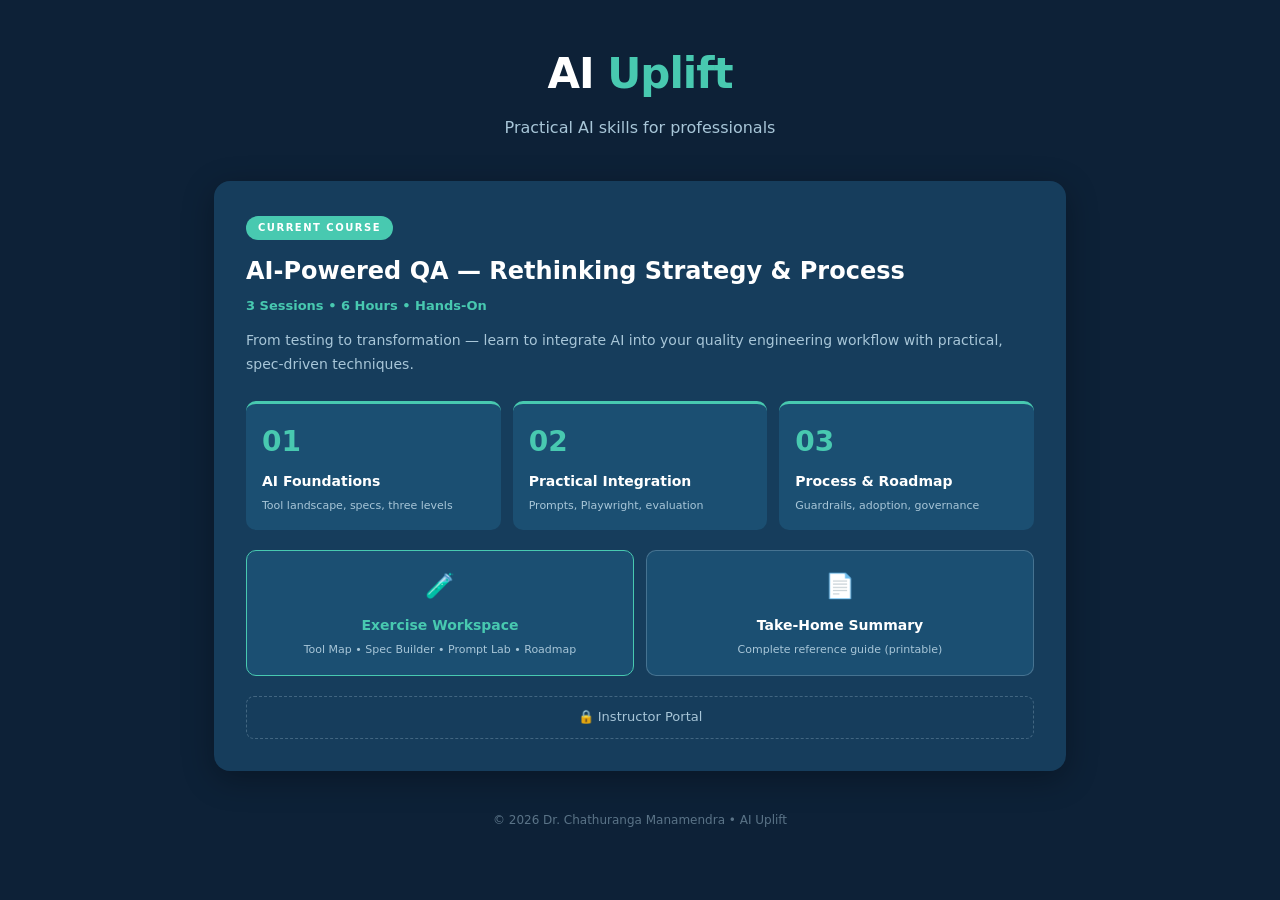
<file: index.html>
<!DOCTYPE html>
<html lang="en">
<head>
<meta charset="UTF-8">
<meta name="viewport" content="width=device-width, initial-scale=1.0">
<title>AI Uplift — AI Skills Training</title>
<link rel="icon" href="assets/favicon.svg" type="image/svg+xml">
<link rel="stylesheet" href="assets/style.css">
</head>
<body>
<div class="container">
  <header class="site-header">
    <h1>AI <span class="mint">Uplift</span></h1>
    <p class="tagline">Practical AI skills for professionals</p>
  </header>

  <main>
    <section class="course-card">
      <div class="course-badge">CURRENT COURSE</div>
      <h2>AI-Powered QA — Rethinking Strategy & Process</h2>
      <p class="course-meta">3 Sessions • 6 Hours • Hands-On</p>
      <p class="course-desc">From testing to transformation — learn to integrate AI into your quality engineering workflow with practical, spec-driven techniques.</p>
      
      <div class="session-grid">
        <a href="courses/ai-powered-qa/session1.html" class="session-link">
          <span class="session-num">01</span>
          <span class="session-title">AI Foundations</span>
          <span class="session-sub">Tool landscape, specs, three levels</span>
        </a>
        <a href="courses/ai-powered-qa/session2.html" class="session-link">
          <span class="session-num">02</span>
          <span class="session-title">Practical Integration</span>
          <span class="session-sub">Prompts, Playwright, evaluation</span>
        </a>
        <a href="courses/ai-powered-qa/session3.html" class="session-link">
          <span class="session-num">03</span>
          <span class="session-title">Process & Roadmap</span>
          <span class="session-sub">Guardrails, adoption, governance</span>
        </a>
      </div>

      <div style="display:grid;grid-template-columns:1fr 1fr;gap:12px;margin-bottom:20px;">
        <a href="courses/ai-powered-qa/exercises.html" style="display:block;background:var(--navy);border-radius:10px;padding:16px;text-decoration:none;text-align:center;border:1px solid var(--mint);transition:transform 0.2s;">
          <span style="font-size:24px;display:block;margin-bottom:6px;">🧪</span>
          <span style="font-size:14px;font-weight:700;color:var(--mint);">Exercise Workspace</span>
          <span style="font-size:11px;color:var(--text-muted);display:block;margin-top:4px;">Tool Map • Spec Builder • Prompt Lab • Roadmap</span>
        </a>
        <a href="courses/ai-powered-qa/takehome.html" style="display:block;background:var(--navy);border-radius:10px;padding:16px;text-decoration:none;text-align:center;border:1px solid rgba(168,198,216,0.3);transition:transform 0.2s;">
          <span style="font-size:24px;display:block;margin-bottom:6px;">📄</span>
          <span style="font-size:14px;font-weight:700;color:var(--text-light);">Take-Home Summary</span>
          <span style="font-size:11px;color:var(--text-muted);display:block;margin-top:4px;">Complete reference guide (printable)</span>
        </a>
      </div>

      <a href="courses/ai-powered-qa/instructor.html" class="instructor-link">🔒 Instructor Portal</a>
    </section>
  </main>

  <footer>
    <p>© 2026 Dr. Chathuranga Manamendra • AI Uplift</p>
  </footer>
</div>
</body>
</html>
</file>
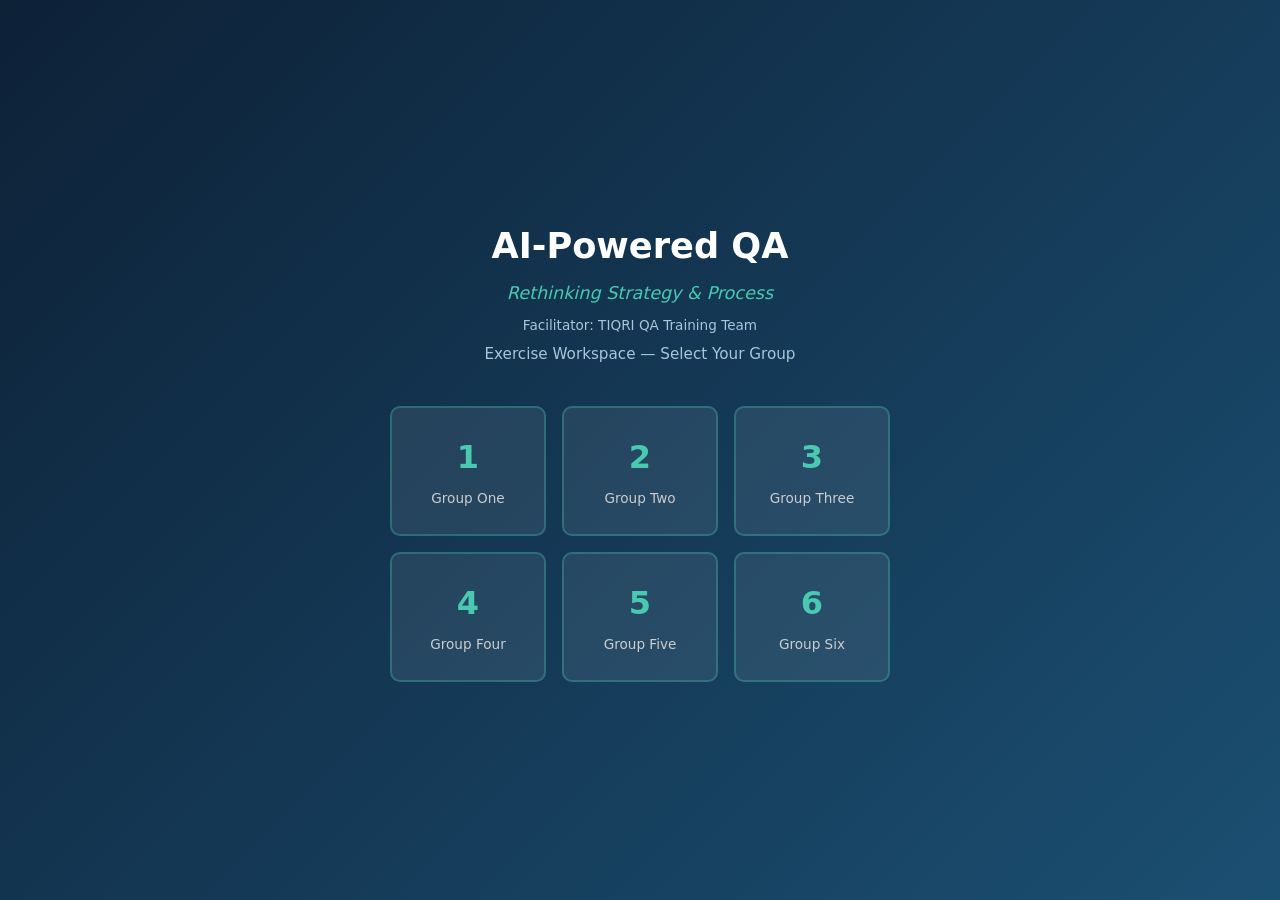
<file: courses/ai-powered-qa/exercises.html>
<!DOCTYPE html>
<html lang="en"><head><style id="qw-theme">:root {
  --color-bg: #faf9fc;
  --color-text: #131920;
  --color-navbar-bg: #f9f9fb;
  --color-bg-chat-view: #fcfcfd;
  --color-bg-secondary: #ffffff;
  --color-bg-tertiary: #f9fafb;
  --color-bg-hover: #f3f4f6;
  --color-surface: #f9fafb;
  --color-surface-hover: #f3f4f6;
  --color-surface-active: #e5e7eb;
  --color-border: rgba(0, 0, 0, .12);
  --color-border-light: rgba(0, 0, 0, .06);
  --color-border-strong: #d1d5db;
  --color-primary: #4200db;
  --color-primary-dark: #35009e;
  --color-primary-light: #8575ff;
  --color-primary-bg: #e8e6ff;
  --color-primary-hover-border: #35009e;
  --color-nav-icon-active: #4200db;
  --color-nav-hover-border: #4200db;
  --color-primary-alpha-3: color-mix(in srgb, #4200db 3%, transparent);
  --color-primary-alpha-5: color-mix(in srgb, #4200db 5%, transparent);
  --color-primary-alpha-8: color-mix(in srgb, #4200db 8%, transparent);
  --color-primary-alpha-12: color-mix(in srgb, #4200db 12%, transparent);
  --color-primary-alpha-15: color-mix(in srgb, #4200db 15%, transparent);
  --color-primary-alpha-20: color-mix(in srgb, #4200db 20%, transparent);
  --color-primary-alpha-25: color-mix(in srgb, #4200db 25%, transparent);
  --color-primary-alpha-30: color-mix(in srgb, #4200db 30%, transparent);
  --color-primary-alpha-40: color-mix(in srgb, #4200db 40%, transparent);
  --color-primary-alpha-50: color-mix(in srgb, #4200db 50%, transparent);
  --color-primary-alpha-60: color-mix(in srgb, #4200db 60%, transparent);
  --color-primary-subtle: color-mix(in srgb, #4200db 12%, transparent);
  --color-primary-border: color-mix(in srgb, #4200db 30%, transparent);
  --color-focus-ring: color-mix(in srgb, #4200db 50%, transparent);
  --color-sidebar-hover: color-mix(in srgb, #4200db 12%, transparent);
  --color-accent: #4200db;
  --color-accent-foreground: #4200db;
  --color-accent-dark: #35009e;
  --color-accent-light: #e8e6ff;
  --color-accent-inverse: #ffffff;
  --color-link: #4200db;
  --color-primary-gradient-end: #e8e6ff;
  --color-primary-bg-solid: #e8e6ff;
  --color-user-bubble: #F3F3F7;
  --color-user-bubble-text: #131920;
  --color-text-secondary: #5e5e5e;
  --color-text-tertiary: #656871;
  --color-text-muted: #9ca3af;
  --color-text-on-primary: #ffffff;
  --color-success: #00802f;
  --color-success-dark: #00471e;
  --color-success-light: #d9ffd6;
  --color-success-hover: #005c26;
  --color-success-bg: #e6f5eb;
  --color-success-border: #b3d9bf;
  --color-success-foreground: #00802f;
  --color-success-dark-foreground: #00471e;
  --color-success-text: #00471e;
  --color-error: #db0000;
  --color-error-dark: #700000;
  --color-error-light: #ffe0e0;
  --color-error-hover: #ffe0e0;
  --color-error-bg: #fceaea;
  --color-error-border: #f2cccc;
  --color-error-active-border: #db0000;
  --color-error-foreground: #db0000;
  --color-error-dark-foreground: #700000;
  --color-error-inverse: #ffffff;
  --color-error-text: #700000;
  --color-warning: #f2b100;
  --color-warning-dark: #573a00;
  --color-warning-light: #fffbbd;
  --color-warning-hover: #db9200;
  --color-warning-bg: #fef7e6;
  --color-warning-border: #f9dfa3;
  --color-warning-foreground: #f2b100;
  --color-warning-dark-foreground: #573a00;
  --color-warning-inverse: #573a00;
  --color-surface-warning: #fffbbd;
  --color-text-warning: #573a00;
  --color-info: #006ce0;
  --color-info-dark: #002a66;
  --color-info-light: #d1f1ff;
  --color-info-hover: #003b8f;
  --color-info-bg: #ebf3fc;
  --color-info-border: #b3d1f0;
  --color-info-foreground: #006ce0;
  --color-info-dark-foreground: #002a66;
  --color-info-inverse: #ffffff;
  --color-overlay: rgba(0, 0, 0, .5);
  --color-shadow: rgba(0, 0, 0, .08);
  --color-hover: rgba(0, 0, 0, .05);
  --color-tooltip-bg: rgba(0, 0, 0, .85);
  --color-tooltip-text: #ffffff;
  --color-voice-purple: #8575ff;
  --color-voice-purple-dark: #4200db;
  --color-voice-purple-light: #8575ff;
  --color-voice-red: #db0000;
  --color-voice-red-dark: #700000;
  --color-voice-amber: #f2b100;
  --color-voice-purple-glow: rgba(66, 0, 219, .4);
  --color-voice-red-glow: rgba(219, 0, 0, .4);
  --font-sans: "Amazon Ember", "Helvetica Neue", "Segoe UI", Roboto, Helvetica, Arial, sans-serif;
  --font-mono: "SF Mono", "Monaco", "Menlo", "Consolas", monospace;
  --text-2xs: .5625rem;
  --text-xs: .625rem;
  --text-sm: .6875rem;
  --text-base: .75rem;
  --text-md: .8125rem;
  --text-lg: .875rem;
  --text-xl: 1rem;
  --text-2xl: 1.125rem;
  --text-3xl: 1.25rem;
  --text-4xl: 1.5rem;
  --text-5xl: 2rem;
  --spacing-1: calc(.25rem * 1);
  --spacing-1-5: calc(.25rem * 1.5);
  --spacing-2: calc(.25rem * 2);
  --spacing-3: calc(.25rem * 3);
  --spacing-4: calc(.25rem * 4);
  --spacing-5: calc(.25rem * 5);
  --spacing-6: calc(.25rem * 6);
  --spacing-7: calc(.25rem * 7);
  --spacing-8: calc(.25rem * 8);
  --spacing-9: calc(.25rem * 9);
  --spacing-10: calc(.25rem * 10);
  --radius-sm: 6px;
  --radius-md: 10px;
  --radius-card: 12px;
  --radius-lg: 16px;
  --radius-pill: 8px;
  --shadow-sm: 0 1px 2px rgba(0, 0, 0, .05);
  --shadow-md: 0 4px 12px rgba(0, 0, 0, .08);
  --color-success-bg-solid: #d9ffd6;
  --color-error-bg-solid: #ffe0e0;
  --color-error-border-solid: #ffe0e0;
  --color-warning-bg-solid: #fffbbd;
  --color-warning-text: #573a00;
  --color-info-bg-solid: #d1f1ff;
  --color-info-bg-solid-alt: #d1f1ff;
  --color-info-text: #002a66;
  --color-info-text-alt: #002a66;
  --color-emerald: #10b981;
  --color-teal: #4ecdc4;
  --color-code-bg: #F3F3F7;
  --color-code-header-bg: #f1f3f5;
  --color-code-text: #24292e;
  --color-code-border: #e1e4e8;
  --color-code-muted: #6a737d;
  --color-inline-code-bg: #F3F3F7;
  --color-inline-code-text: #24292e;
  --color-inline-code-border: #e1e4e8;
  --color-scrollbar-thumb: #d1d5db;
  --color-scrollbar-track: transparent;
  --color-graph-node-text: #333333;
  --color-graph-node-text-dim: #7F8C8D;
  --color-graph-edge-default: #95A5A6;
  --color-graph-edge-cross: #E67E22;
  --color-graph-edge-text: #666666;
  --color-graph-edge-stroke: #ffffff;
  --color-graph-highlight-bg: #FF6B6B;
  --color-graph-highlight-border: #E74C3C;
  --color-graph-search-bg: #FFD700;
  --color-graph-search-border: #FFA500;
  --color-graph-focus-border: #C0392B;
  --color-graph-external-border: #95A5A6;
  --color-graph-cat-file: #3498DB;
  --color-graph-cat-folder: #7F8C8D;
  --color-graph-cat-file-aggregate: #2980B9;
  --color-graph-cat-class: #9B59B6;
  --color-graph-cat-function: #2ECC71;
  --color-graph-cat-method: #1ABC9C;
  --color-graph-cat-variable: #F39C12;
  --color-graph-cat-import: #D35400;
  --color-graph-cat-module: #5B6ABF;
  --color-graph-cat-concept: #E74C3C;
  --color-graph-cat-person: #FF6B6B;
  --color-graph-cat-org: #4ECDC4;
  --color-graph-cat-organization: #4ECDC4;
  --color-graph-cat-product: #A29BFE;
  --color-graph-cat-metric: #FD79A8;
  --color-graph-cat-location: #34495E;
  --color-graph-cat-date: #E056A0;
  --color-graph-cat-code: #3498DB;
  --color-graph-cat-doc: #7F8C8D;
  --color-graph-cat-url: #00B894;
  --color-graph-cat-email: #6C5CE7;
  --color-graph-cat-unknown: #BDC3C7;
  --color-graph-rel-contains: #BDC3C7;
  --color-graph-rel-extends: #9B59B6;
  --color-graph-rel-implements: #3498DB;
  --color-graph-rel-imports: #E67E22;
  --color-graph-rel-uses: #2ECC71;
  --color-graph-rel-calls: #27AE60;
  --color-graph-rel-references: #F39C12;
  --color-graph-rel-related-to: #95A5A6;
  --color-graph-rel-works-on: #E74C3C;
  --color-graph-rel-owns: #1ABC9C;
  --color-graph-rel-depends-on: #E67E22;
  --color-graph-rel-parent-of: #BDC3C7;
  --qs-content: #fff;
  --qs-main: #fff;
  --qs-primary-foreground: #131920;
  --qs-secondary-foreground: #656871;
  --qs-tertiary-foreground: #9ca3af;
  --qs-placeholder-foreground: #8c8c94;
  --qs-divider: #dedee3;
  --qs-default-border: #8c8c94;
  --qs-neutral-soft: #b4b4bb;
  --qs-neutral-gray-50: #f9fafb;
  --qs-tertiary-background: #f9fafb;
  --qs-action-hover: #f3f3f7;
  --qs-primary-default: #4200db;
  --qs-primary-dark: #35009e;
  --qs-primary-light: #e8e6ff;
  --qs-success-default: #00802f;
  --qs-error-default: #db0000;
  --qs-font-sans: "Amazon Ember", "Helvetica Neue", "Segoe UI", Helvetica, Arial, sans-serif;
  --qs-font-family: "Amazon Ember", "Helvetica Neue", "Segoe UI", Helvetica, Arial, sans-serif;
  --qs-font-base-letter-spacing: .15px;
  --qs-shadow-sm: 0 0 2px 0 #00000029, 0 0 4px 0 #00000029;
  --qs-shadow-md: 0 0 2px 0 #00000029, 0 2px 8px 1px #00000029;
  --qs-shadow-lg: 0 4px 16px 4px #00000029, 0 2px 6px 1px #00000029;
  --qs-shadow-xl: 0 4px 8px 2px #00000029, 0 6px 20px 4px #00000029;
  --qs-width-modal-sm: 384px;
  --qs-width-modal-md: 600px;
  --qs-width-modal-lg: 1136px;
  --qs-grid-gap: 16px;
  --qs-grid-gap-xl: 24px;
  --qs-primary-medium: #8575ff;
  --qs-primary-inverse: #fff;
  --qs-neutral-lightest: #f9f9fb;
  --qs-neutral-light: #f3f3f7;
  --qs-neutral-default: #dedee3;
  --qs-neutral-medium: #8c8c94;
  --qs-neutral-deep: #656871;
  --qs-neutral-dark: #333843;
  --qs-neutral-strong: #131920;
  --qs-neutral-white: #fff;
  --qs-neutral-black: #000;
  --qs-success-medium: #005c26;
  --qs-success-dark: #00471e;
  --qs-success-light: #d9ffd6;
  --qs-success-inverse: #fff;
  --qs-info-default: #006ce0;
  --qs-info-medium: #003b8f;
  --qs-info-dark: #002a66;
  --qs-info-light: #d1f1ff;
  --qs-info-inverse: #fff;
  --qs-warning-default: #f2b100;
  --qs-warning-medium: #db9200;
  --qs-warning-dark: #573a00;
  --qs-warning-light: #fffbbd;
  --qs-warning-inverse: #573a00;
  --qs-warning-experimental: #f2b100;
  --qs-warning-experimental-light: #fffbbd;
  --qs-warning-experimental-light-foreground: #fffbbd;
  --qs-error-medium: #900;
  --qs-error-dark: #700000;
  --qs-error-light: #ffe0e0;
  --qs-error-inverse: #fff;
  --qs-connection-default: #db3300;
  --qs-connection-soft: #ff997a;
  --qs-connection-light: #ffe0d6;
  --qs-connection-dark: #661800;
  --qs-automation-default: #b3008f;
  --qs-automation-medium: #d600ba;
  --qs-automation-soft: #ff94f1;
  --qs-automation-light: #ffe0fb;
  --qs-automation-dark: #660052;
  --qs-insight-default: #a000b8;
  --qs-insight-soft: #f299ff;
  --qs-insight-light: #fce6ff;
  --qs-insight-dark: #590066;
  --qs-visualization-default: #7300e5;
  --qs-visualization-soft: #d4a8ff;
  --qs-visualization-light: #f2e5ff;
  --qs-visualization-dark: #45008a;
  --qs-spice: #ff9800;
  --qs-coachmark: #006ce0;
  --qs-brand: #fff;
  --qs-brand-foreground: #131920;
  --qs-brand-navbar: #131920;
  --qs-brand-navbar-foreground: #fff;
  --qs-brand-navbar-light: #dedee3;
  --qs-brand-navbar-dark: #000;
  --qs-application-navbar: #4200db;
  --qs-application-navbar-foreground: #fff;
  --qs-application-navbar-light: #e8e6ff;
  --qs-application-navbar-dark: #35009e;
  --qs-dimension: #4200db;
  --qs-dimension-foreground: #fff;
  --qs-dimension-experimental: #4200db;
  --qs-dimension-experimental-foreground: #4200db;
  --qs-measure: #00802f;
  --qs-measure-foreground: #fff;
  --qs-measure-experimental: #f2b100;
  --qs-measure-experimental-foreground: #f2b100;
  --qs-content-inverse: #333843;
  --qs-content-inverse-active: #131920;
  --qs-secondary: #dedee3;
  --qs-disabled: #8c8c94;
  --qs-divider-light: #f3f3f7;
  --qs-hover-border: #333843;
  --qs-active-border: #4200db;
  --qs-disabled-border: #dedee3;
  --qs-error-border: #ffe0e0;
  --qs-error-active-border: #db0000;
  --qs-disabled-foreground: #b4b4bb;
  --qs-primary-inverse-foreground: #fff;
  --qs-error-foreground: #db0000;
  --qs-contrast-foreground: #131920;
  --qs-main-foreground: #131920;
  --qs-main-secondary-foreground: #656871;
  --qs-action-disabled: #f3f3f7;
  --qs-action-active: #e8e6ff;
  --qs-default-badge: #dedee3;
  --qs-tag-default: #dedee3;
  --qs-tag-soft-border: #b4b4bb;
  --qs-focus-offset: 1px;
  --qs-toggle-tile-sm: calc(.25rem * 8);
  --qs-toggle-tile-md: calc(.25rem * 12);
  --qs-toggle-tile-lg: calc(.25rem * 15);
  --qs-shadow-pin-right: inset 4px 0 4px -4px #00000029;
  --qs-shadow-pin-left: inset -4px 0 4px -4px #00000029;
  --react-pdf-text-layer: 1;
  --highlight-bg-color: rgba(180, 0, 170, 1);
  --highlight-selected-bg-color: rgba(0, 100, 0, 1);
  --react-pdf-annotation-layer: 1;
  --annotation-unfocused-field-background: url("data:image/svg+xml;charset=UTF-8,<svg width='1px' height='1px' xmlns='http://www.w3.org/2000/svg'><rect width='100%' height='100%' style='fill:rgba(0, 54, 255, 0.13);'/></svg>");
  --input-focus-border-color: Highlight;
  --input-focus-outline: 1px solid Canvas;
  --input-unfocused-border-color: transparent;
  --input-disabled-border-color: transparent;
  --input-hover-border-color: black;
  --link-outline: none;
  color-scheme: light;
}
body { background: var(--color-bg); color: var(--color-text); }
a { color: var(--color-link, var(--color-primary)); }</style>
<meta charset="UTF-8">
<meta name="viewport" content="width=device-width, initial-scale=1.0">
<title>AI-Powered QA — Exercise Workspace</title>
<style>
:root {
  --primary: #1B4F72;
  --secondary: #2E86C1;
  --accent: #48C9B0;
  --dark-bg: #0D2137;
  --light-bg: #F4F9FC;
  --card-bg: #FFFFFF;
  --text: #1a1a2e;
  --text-muted: #5a6a7a;
  --border: #e2e8f0;
  --success: #27ae60;
  --warning: #f39c12;
  --danger: #e74c3c;
  --radius: 10px;
  --shadow: 0 2px 8px rgba(0,0,0,0.06);
  --shadow-lg: 0 4px 20px rgba(0,0,0,0.1);
}
* { margin: 0; padding: 0; box-sizing: border-box; }
body { font-family: -apple-system, BlinkMacSystemFont, 'Segoe UI', system-ui, sans-serif; background: var(--light-bg); color: var(--text); line-height: 1.6; min-height: 100vh; overflow-x: hidden; }

/* Entry Screen */
.entry-screen { display: flex; flex-direction: column; align-items: center; justify-content: center; min-height: 100vh; background: linear-gradient(135deg, var(--dark-bg) 0%, var(--primary) 100%); padding: 2rem; }
.entry-screen h1 { color: #fff; font-size: 2.2rem; text-align: center; margin-bottom: 0.3rem; }
.entry-screen .tagline { color: var(--accent); font-size: 1.1rem; margin-bottom: 0.5rem; font-style: italic; }
.entry-screen .subtitle { color: #a8c6d8; font-size: 0.95rem; margin-bottom: 2.5rem; }
.group-grid { display: grid; grid-template-columns: repeat(3, 1fr); gap: 1rem; max-width: 500px; width: 100%; }
.group-card { background: rgba(255,255,255,0.08); border: 2px solid rgba(72,201,176,0.3); border-radius: var(--radius); padding: 1.5rem 1rem; text-align: center; cursor: pointer; transition: all 0.2s; }
.group-card:hover { background: rgba(72,201,176,0.15); border-color: var(--accent); transform: translateY(-2px); }
.group-card .num { font-size: 2rem; font-weight: 700; color: var(--accent); }
.group-card .label { color: #ccc; font-size: 0.85rem; margin-top: 0.3rem; }

/* Main App */
.app { display: none; }
.app.active { display: block; }
.app-header { background: var(--dark-bg); padding: 0.8rem 1.5rem; display: flex; align-items: center; justify-content: space-between; position: sticky; top: 0; z-index: 100; }
.app-header .brand { color: #fff; font-size: 1rem; font-weight: 600; }
.app-header .group-badge { background: var(--accent); color: var(--dark-bg); padding: 0.3rem 0.8rem; border-radius: 20px; font-size: 0.8rem; font-weight: 700; }
.save-indicator { color: var(--accent); font-size: 0.75rem; opacity: 0; transition: opacity 0.3s; margin-left: 0.5rem; }
.save-indicator.show { opacity: 1; }
.header-actions { display: flex; align-items: center; gap: 0.8rem; }
.btn-export { background: none; border: 1px solid rgba(255,255,255,0.3); color: #fff; padding: 0.3rem 0.7rem; border-radius: 6px; font-size: 0.75rem; cursor: pointer; }
.btn-export:hover { border-color: var(--accent); color: var(--accent); }
.btn-switch { background: none; border: none; color: #a8c6d8; font-size: 0.75rem; cursor: pointer; text-decoration: underline; }

/* Session Tabs */
.session-tabs { display: flex; background: #fff; border-bottom: 1px solid var(--border); padding: 0 1.5rem; overflow-x: auto; }
.session-tab { padding: 0.9rem 1.2rem; font-size: 0.85rem; font-weight: 600; color: var(--text-muted); cursor: pointer; border-bottom: 3px solid transparent; white-space: nowrap; transition: all 0.2s; }
.session-tab:hover { color: var(--primary); }
.session-tab.active { color: var(--primary); border-bottom-color: var(--accent); }

/* Sub Tabs */
.sub-tabs { display: flex; padding: 0.5rem 1.5rem; gap: 0.5rem; background: #fff; border-bottom: 1px solid var(--border); }
.sub-tab { padding: 0.5rem 1rem; font-size: 0.8rem; border-radius: 20px; cursor: pointer; border: 1px solid var(--border); color: var(--text-muted); transition: all 0.2s; }
.sub-tab:hover { border-color: var(--secondary); color: var(--secondary); }
.sub-tab.active { background: var(--primary); color: #fff; border-color: var(--primary); }

/* Content */
.content { max-width: 1000px; margin: 0 auto; padding: 1.5rem; }
.section-title { font-size: 1.3rem; font-weight: 700; color: var(--primary); margin-bottom: 0.3rem; }
.section-desc { color: var(--text-muted); font-size: 0.9rem; margin-bottom: 1.5rem; }

/* Cards */
.card { background: var(--card-bg); border-radius: var(--radius); box-shadow: var(--shadow); padding: 1.2rem; margin-bottom: 1rem; border: 1px solid var(--border); }
.card-title { font-size: 0.95rem; font-weight: 700; color: var(--primary); margin-bottom: 0.8rem; display: flex; align-items: center; gap: 0.5rem; }
.card-title .cat-icon { width: 28px; height: 28px; background: var(--accent); border-radius: 6px; display: flex; align-items: center; justify-content: center; font-size: 0.8rem; color: var(--dark-bg); font-weight: 700; }

/* Form Elements */
input[type="text"], input[type="number"], textarea, select {
  width: 100%; padding: 0.6rem 0.8rem; border: 1px solid var(--border); border-radius: 6px;
  font-size: 0.85rem; font-family: inherit; transition: border-color 0.2s, box-shadow 0.2s;
}
input:focus, textarea:focus, select:focus { outline: none; border-color: var(--accent); box-shadow: 0 0 0 3px rgba(72,201,176,0.15); }
textarea { resize: vertical; min-height: 60px; }
label { font-size: 0.8rem; font-weight: 600; color: var(--text-muted); margin-bottom: 0.3rem; display: block; }
.field-group { margin-bottom: 0.8rem; }
.field-row { display: flex; gap: 0.5rem; align-items: flex-end; margin-bottom: 0.5rem; }
.field-row input { flex: 1; }

/* Rating Buttons */
.rating-group { display: flex; gap: 0.3rem; }
.rating-btn { padding: 0.3rem 0.6rem; border: 1px solid var(--border); border-radius: 4px; font-size: 0.7rem; font-weight: 700; cursor: pointer; transition: all 0.15s; background: #fff; }
.rating-btn:hover { border-color: var(--secondary); }
.rating-btn.selected-h { background: var(--success); color: #fff; border-color: var(--success); }
.rating-btn.selected-m { background: var(--warning); color: #fff; border-color: var(--warning); }
.rating-btn.selected-l { background: var(--danger); color: #fff; border-color: var(--danger); }

/* Buttons */
.btn { padding: 0.5rem 1rem; border-radius: 6px; font-size: 0.8rem; font-weight: 600; cursor: pointer; transition: all 0.2s; border: none; }
.btn-primary { background: var(--accent); color: var(--dark-bg); }
.btn-primary:hover { background: #3ab89e; transform: translateY(-1px); }
.btn-outline { background: none; border: 1px solid var(--border); color: var(--text-muted); }
.btn-outline:hover { border-color: var(--secondary); color: var(--secondary); }
.btn-danger { background: none; border: 1px solid var(--danger); color: var(--danger); font-size: 0.75rem; padding: 0.3rem 0.6rem; }
.btn-danger:hover { background: var(--danger); color: #fff; }
.btn-sm { padding: 0.3rem 0.7rem; font-size: 0.75rem; }

/* Checklist */
.checklist-item { display: flex; align-items: center; gap: 0.5rem; padding: 0.4rem 0; }
.checklist-item input[type="checkbox"] { width: 18px; height: 18px; accent-color: var(--accent); cursor: pointer; }
.checklist-item label { margin: 0; cursor: pointer; font-weight: 400; color: var(--text); }

/* Score Badge */
.score-badge { display: inline-flex; align-items: center; justify-content: center; width: 36px; height: 36px; border-radius: 50%; font-weight: 700; font-size: 0.9rem; color: #fff; }
.score-5 { background: var(--success); }
.score-4 { background: #2ecc71; }
.score-3 { background: var(--warning); }
.score-2 { background: #e67e22; }
.score-1 { background: var(--danger); }

/* Skills Radar */
.radar-container { display: flex; justify-content: center; margin: 1rem 0; }
canvas#radarChart { max-width: 350px; max-height: 350px; }

/* Slider */
.skill-row { display: flex; align-items: center; gap: 0.8rem; padding: 0.6rem 0; border-bottom: 1px solid var(--border); }
.skill-name { width: 160px; font-size: 0.85rem; font-weight: 600; color: var(--primary); }
.skill-slider { flex: 1; display: flex; align-items: center; gap: 0.5rem; }
.skill-slider input[type="range"] { flex: 1; accent-color: var(--accent); }
.skill-val { width: 20px; text-align: center; font-weight: 700; color: var(--accent); }

/* Matrix */
.matrix-grid { display: grid; grid-template-columns: 1fr 1fr; grid-template-rows: 1fr 1fr; gap: 2px; background: var(--border); border-radius: var(--radius); overflow: hidden; height: 250px; margin: 1rem 0; }
.matrix-cell { background: #fff; padding: 0.8rem; position: relative; }
.matrix-cell .cell-label { font-size: 0.7rem; font-weight: 700; color: var(--text-muted); text-transform: uppercase; }
.matrix-cell.qw { border-left: 3px solid var(--success); }
.matrix-cell.st { border-left: 3px solid var(--secondary); }
.matrix-cell.nth { border-left: 3px solid var(--warning); }
.matrix-cell.av { border-left: 3px solid var(--danger); }
.matrix-tag { display: inline-block; background: var(--light-bg); border: 1px solid var(--border); padding: 0.2rem 0.5rem; border-radius: 4px; font-size: 0.7rem; margin: 0.2rem; cursor: pointer; }
.matrix-tag:hover { border-color: var(--accent); }

/* Responsive */
.section-title { font-size: clamp(1.1rem, 2.5vw, 1.3rem); }
.entry-screen h1 { font-size: clamp(1.5rem, 4vw, 2.2rem); }

@media (max-width: 768px) {
  .group-grid { grid-template-columns: repeat(2, 1fr); }
  .session-tabs { -webkit-overflow-scrolling: touch; }
  .session-tab { padding: 0.7rem 0.8rem; font-size: 0.78rem; min-height: 44px; display: flex; align-items: center; }
  .sub-tab { min-height: 44px; min-width: 44px; display: inline-flex; align-items: center; justify-content: center; }
  .content { padding: 1rem; }
  .field-row { flex-direction: column; }
  .skill-row { flex-direction: column; align-items: flex-start; gap: 0.4rem; }
  .skill-name { width: 100%; }
  .lock-input { width: 100%; max-width: 280px; }

  /* Touch target enforcement — 44px minimum */
  .btn, .btn-primary, .btn-outline, .btn-danger, .btn-sm,
  .btn-export, .btn-switch, .lock-btn, .lock-toggle,
  .rating-btn, .checklist-item input[type="checkbox"] {
    min-height: 44px;
    min-width: 44px;
  }
  .btn-sm { padding: 0.5rem 0.8rem; }
  .rating-btn { padding: 0.5rem 0.7rem; }

  /* Full-width inputs on mobile */
  input[type="text"], input[type="number"], textarea, select {
    width: 100%;
    font-size: 16px; /* prevent iOS zoom on focus */
  }

  /* Grid layouts stack on mobile */
  .matrix-grid { grid-template-columns: 1fr; grid-template-rows: auto; height: auto; }
}

/* Utility grid classes for responsive behavior */
.opp-grid-4 { display: grid; grid-template-columns: 1fr 1fr 1fr 1fr; gap: 0.5rem; margin-bottom: 0.8rem; padding-bottom: 0.8rem; border-bottom: 1px solid var(--border); }
.opp-grid-3a { display: grid; grid-template-columns: 1fr 1fr 1fr auto; gap: 0.5rem; margin-bottom: 1rem; padding-bottom: 0.8rem; border-bottom: 2px solid var(--border); }
.plan-grid-3 { display: grid; grid-template-columns: 1fr 1fr 1fr; gap: 1rem; }

@media (max-width: 768px) {
  .opp-grid-4 { grid-template-columns: 1fr 1fr; }
  .opp-grid-3a { grid-template-columns: 1fr 1fr; }
  .plan-grid-3 { grid-template-columns: 1fr; }
}

/* PDF Print Frame — hidden on screen, visible only during print */
#pdf-print-frame { display: none; }

@media print {
  /* When print frame exists, hide everything else */
  body.pdf-printing > *:not(#pdf-print-frame) { display: none !important; }
  #pdf-print-frame { display: block !important; font-family: -apple-system, BlinkMacSystemFont, 'Segoe UI', sans-serif; color: #000; }

  .pdf-cover { text-align: center; padding: 60px 20px; page-break-after: always; }
  .pdf-logo { font-size: 28pt; font-weight: 700; color: #1B4F72; margin-bottom: 8px; }
  .pdf-subtitle { font-size: 14pt; color: #2E86C1; margin-bottom: 24px; font-style: italic; }
  .pdf-group { font-size: 20pt; font-weight: 700; margin-bottom: 12px; }
  .pdf-date { font-size: 10pt; color: #666; }

  .pdf-section { page-break-inside: avoid; margin-bottom: 24px; }
  .pdf-section-header { background: #1B4F72; color: #fff; padding: 6px 12px; font-size: 12pt; font-weight: 700; margin-bottom: 8px; border-radius: 4px; }

  #pdf-print-frame table { width: 100%; border-collapse: collapse; font-size: 9pt; margin: 8px 0; }
  #pdf-print-frame th { background: #EBF5FB; padding: 5px 8px; text-align: left; border: 1px solid #aaa; font-weight: 700; }
  #pdf-print-frame td { padding: 4px 8px; border: 1px solid #ccc; vertical-align: top; }
  #pdf-print-frame p { font-size: 10pt; margin: 4px 0 6px; line-height: 1.5; }
  #pdf-print-frame ol, #pdf-print-frame ul { padding-left: 18px; margin: 4px 0; }
  #pdf-print-frame li { font-size: 10pt; margin-bottom: 2px; }
  .pdf-story { margin-bottom: 8px; padding: 6px 8px; border-left: 3px solid #48C9B0; background: #f9fffe; font-size: 10pt; }
  .empty { color: #999; font-style: italic; font-size: 9pt; }
}

/* Print */
@page {
  size: A4;
  margin: 20mm 15mm 20mm 15mm;
}

@media print {
  /* Hide all interactive controls and navigation */
  .app-header, .session-tabs, .sub-tabs, .btn, .btn-primary, .btn-outline, .btn-danger, .btn-sm,
  .btn-export, .btn-switch, .lock-screen, .lock-btn, .lock-toggle,
  .entry-screen, .storage-banner, .save-indicator { display: none !important; }

  /* Hide rating buttons but show selected value */
  .rating-group .rating-btn { display: none !important; }
  .rating-group .rating-btn.selected-h,
  .rating-group .rating-btn.selected-m,
  .rating-group .rating-btn.selected-l {
    display: inline-block !important;
    border: 1px solid #333 !important;
    background: #fff !important;
    color: #333 !important;
    cursor: default !important;
  }

  /* Hide range inputs visually but show slider values */
  .skill-slider input[type="range"] { display: none !important; }
  .skill-val {
    display: inline-block !important;
    font-size: 0.9rem !important;
    font-weight: 700 !important;
    color: #333 !important;
    border: 1px solid #ccc;
    padding: 0.2rem 0.5rem;
    border-radius: 4px;
    background: #f9f9f9;
  }

  /* Content formatting for A4 */
  body { font-size: 11pt !important; line-height: 1.5 !important; color: #000 !important; background: #fff !important; }
  .app { display: block !important; }
  .content { max-width: 100% !important; padding: 0 !important; margin: 0 !important; }

  /* Card styling for print */
  .card { break-inside: avoid; box-shadow: none !important; border: 1px solid #ccc !important; margin-bottom: 0.8rem !important; }

  /* Force expand collapsible guidelines panels */
  .guidelines { break-inside: avoid; border-left: 3px solid #333 !important; background: #f9f9f9 !important; }
  .guidelines.collapsed .guidelines-body { display: block !important; }
  .guidelines-header { cursor: default !important; }
  .guidelines-toggle { display: none !important; }

  /* Force expand sample panels */
  .sample-panel { break-inside: avoid; border: 1px solid #ccc !important; background: #f9f9f9 !important; }
  .sample-panel.collapsed .sample-body { display: block !important; }
  .sample-panel .sample-body { display: block !important; }
  .sample-header { cursor: default !important; }
  .sample-toggle { display: none !important; }

  /* Radar chart — canvas prints by default, ensure container is visible */
  .radar-container { break-inside: avoid; }
  canvas#radarChart { max-width: 300px !important; max-height: 300px !important; }

  /* Skills section formatting */
  .skill-row { border-bottom: 1px solid #ddd !important; }
  .skill-name { color: #000 !important; }

  /* Typography adjustments for print */
  .section-title { font-size: 14pt !important; color: #000 !important; }
  .section-desc { font-size: 10pt !important; color: #333 !important; }
  .card-title { font-size: 11pt !important; color: #000 !important; }

  /* Matrix grid for print */
  .matrix-grid { border: 1px solid #ccc !important; }
  .matrix-cell { border: 1px solid #ccc !important; }

  /* Remove hover effects and transitions */
  * { transition: none !important; animation: none !important; }

  /* Hide checkboxes' visual state is fine, just ensure they print */
  .checklist-item input[type="checkbox"] { accent-color: #333 !important; }

  /* Links should show URL in print */
  a[href]:after { content: " (" attr(href) ")"; font-size: 0.8em; color: #666; }
  a[href^="#"]:after, a[href^="javascript"]:after { content: ""; }
}

/* Insight FAB */
.insight-fab {
  position: fixed; bottom: 24px; right: 24px;
  width: 48px; height: 48px; border-radius: 50%;
  background: var(--accent); color: var(--dark-bg);
  display: flex; align-items: center; justify-content: center;
  font-size: 1.3rem; cursor: pointer; box-shadow: 0 4px 12px rgba(72,201,176,0.4);
  transition: transform 0.2s; z-index: 200;
}
.insight-fab:hover { transform: scale(1.1); }
.insight-card {
  position: fixed; bottom: 80px; right: 24px;
  width: 280px; background: #fff; border-radius: var(--radius);
  box-shadow: 0 4px 20px rgba(0,0,0,0.15); padding: 1rem;
  z-index: 200; animation: fadeIn 0.2s ease;
}
.insight-card.hidden { display: none; }

/* Animations */
.fade-in { animation: fadeIn 0.3s ease; }
@keyframes fadeIn { from { opacity: 0; transform: translateY(8px); } to { opacity: 1; transform: translateY(0); } }
.hidden { display: none !important; }


/* Guidelines Panels */
.guidelines { background: #EBF5FB; border-left: 4px solid var(--accent); border-radius: 0 var(--radius) var(--radius) 0; margin-bottom: 1.5rem; overflow: hidden; box-shadow: var(--shadow); }
.guidelines-header { display: flex; align-items: center; padding: 0.8rem 1rem; cursor: pointer; user-select: none; transition: background 0.2s; }
.guidelines-header:hover { background: rgba(72,201,176,0.08); }
.guidelines-icon { font-size: 1.1rem; margin-right: 0.5rem; }
.guidelines-title { font-size: 0.9rem; font-weight: 700; color: var(--primary); flex: 1; }
.guidelines-toggle { font-size: 0.7rem; color: var(--text-muted); transition: transform 0.3s; }
.guidelines.collapsed .guidelines-toggle { transform: rotate(-90deg); }
.guidelines-body { padding: 0 1rem 1rem 1rem; }
.guidelines.collapsed .guidelines-body { display: none; }
.guidelines-body ul { padding-left: 1.2rem; margin-bottom: 0.8rem; }
.guidelines-body li { font-size: 0.82rem; color: var(--text); margin-bottom: 0.4rem; line-height: 1.5; }
.guidelines-body b { color: var(--primary); }
.guidelines-meta { display: flex; flex-direction: column; gap: 0.3rem; padding-top: 0.6rem; border-top: 1px solid rgba(27,79,114,0.1); }
.guidelines-meta span { font-size: 0.78rem; color: var(--text-muted); }
.guidelines-meta b { color: var(--primary); }
@media (max-width: 768px) { .guidelines-body { padding: 0 0.8rem 0.8rem; } .guidelines-meta { font-size: 0.75rem; } }


/* Sample/Example Panels */
.sample-panel { background: #F8F9FA; border: 2px dashed #d0d7de; border-radius: var(--radius); margin-bottom: 1.5rem; overflow: hidden; }
.sample-header { display: flex; align-items: center; padding: 0.7rem 1rem; cursor: pointer; user-select: none; transition: background 0.2s; }
.sample-header:hover { background: rgba(0,0,0,0.03); }
.sample-icon { font-size: 1rem; margin-right: 0.5rem; }
.sample-title { font-size: 0.85rem; font-weight: 700; color: #5a6a7a; flex: 1; }
.sample-toggle { font-size: 0.7rem; color: var(--text-muted); transition: transform 0.3s; }
.sample-panel.collapsed .sample-toggle { transform: rotate(-90deg); }
.sample-body { padding: 0 1rem 1rem 1rem; display: none; }
.sample-panel:not(.collapsed) .sample-body { display: block; }
.sample-panel.collapsed .sample-body { display: none; }
.sample-note { font-size: 0.75rem; color: #888; font-style: italic; margin-bottom: 0.8rem; padding: 0.4rem 0.6rem; background: #fff3cd; border-radius: 4px; display: inline-block; }
.sample-body table { width: 100%; border-collapse: collapse; font-size: 0.78rem; margin: 0.5rem 0; }
.sample-body th { background: #e9ecef; padding: 0.4rem 0.6rem; text-align: left; font-weight: 600; color: var(--primary); border: 1px solid #d0d7de; }
.sample-body td { padding: 0.4rem 0.6rem; border: 1px solid #d0d7de; color: #555; }
.sample-body .sample-section { margin-bottom: 0.8rem; }
.sample-body .sample-label { font-size: 0.78rem; font-weight: 700; color: var(--primary); margin-bottom: 0.2rem; }
.sample-body .sample-text { font-size: 0.78rem; color: #555; line-height: 1.5; }
.sample-body code { background: #e9ecef; padding: 0.1rem 0.3rem; border-radius: 3px; font-size: 0.74rem; font-family: 'SF Mono', Consolas, monospace; }
.sample-body .sample-checklist { list-style: none; padding: 0; }
.sample-body .sample-checklist li { font-size: 0.78rem; margin-bottom: 0.2rem; color: #555; }


/* Lock Screen */
.lock-screen { display: flex; flex-direction: column; align-items: center; justify-content: center; min-height: 60vh; text-align: center; padding: 2rem; }
.lock-icon { font-size: 4rem; margin-bottom: 1rem; opacity: 0.6; }
.lock-title { font-size: 1.3rem; font-weight: 600; color: var(--primary); margin-bottom: 0.5rem; }
.lock-date { color: var(--text-muted); margin-bottom: 2rem; font-size: 0.95rem; }
.lock-input-group { display: flex; gap: 0.5rem; align-items: center; margin-bottom: 0.8rem; }
.lock-input { padding: 0.7rem 1rem; border: 2px solid var(--border); border-radius: 8px; font-size: 1rem; width: 220px; text-align: center; letter-spacing: 2px; text-transform: uppercase; }
.lock-input:focus { border-color: var(--accent); outline: none; box-shadow: 0 0 0 3px rgba(72,201,176,0.15); }
.lock-toggle { background: none; border: none; color: var(--text-muted); cursor: pointer; font-size: 0.85rem; padding: 0.5rem; }
.lock-btn { background: var(--accent); color: #fff; border: none; padding: 0.7rem 2rem; border-radius: 8px; font-size: 1rem; font-weight: 600; cursor: pointer; transition: all 0.2s; }
.lock-btn:hover { background: #3ab89e; transform: translateY(-1px); }
.lock-error { color: var(--danger); font-size: 0.85rem; margin-top: 0.8rem; min-height: 1.2rem; }
.tab-lock { opacity: 0.7; }
.tab-lock::after { content: ' 🔒'; font-size: 0.75rem; }
.tab-unlocked::after { content: ' ✅'; font-size: 0.75rem; }


@keyframes shake { 0%,100% { transform: translateX(0); } 25% { transform: translateX(-5px); } 75% { transform: translateX(5px); } }
.shake { animation: shake 0.3s ease; }

/* Storage unavailable banner */
.storage-banner { background: #fff3cd; color: #856404; border: 1px solid #ffc107; padding: 0.6rem 1rem; text-align: center; font-size: 0.85rem; position: sticky; top: 0; z-index: 200; display: none; }
.storage-banner.show { display: block; }
</style>
</head>
<body>

<!-- Storage unavailable banner -->
<div class="storage-banner" id="storageBanner">⚠️ Storage unavailable — data will not persist across page reloads.</div>

<!-- Entry Screen -->
<div class="entry-screen" id="entryScreen">
  <h1>AI-Powered QA</h1>
  <div class="tagline">Rethinking Strategy &amp; Process</div>
  <div style="color:#a8c6d8;font-size:0.85rem;margin-bottom:0.3rem;">Facilitator: TIQRI QA Training Team</div>
  <div class="subtitle">Exercise Workspace — Select Your Group</div>
  <div class="group-grid">
    <div class="group-card" onclick="selectGroup(1)"><div class="num">1</div><div class="label">Group One</div></div>
    <div class="group-card" onclick="selectGroup(2)"><div class="num">2</div><div class="label">Group Two</div></div>
    <div class="group-card" onclick="selectGroup(3)"><div class="num">3</div><div class="label">Group Three</div></div>
    <div class="group-card" onclick="selectGroup(4)"><div class="num">4</div><div class="label">Group Four</div></div>
    <div class="group-card" onclick="selectGroup(5)"><div class="num">5</div><div class="label">Group Five</div></div>
    <div class="group-card" onclick="selectGroup(6)"><div class="num">6</div><div class="label">Group Six</div></div>
  </div>
</div>

<!-- Main App -->
<div class="app" id="mainApp">
  <header class="app-header">
    <div style="display:flex;align-items:center;gap:0.8rem;">
      <span class="brand">AI-Powered QA</span>
      <span class="group-badge" id="groupBadge">Group 1</span>
      <span class="save-indicator" id="saveInd">✓ Saved</span>
    </div>
    <div class="header-actions">
      <button class="btn-export" onclick="exportData()">⬇ Export JSON</button>
      <button class="btn-export" onclick="exportPDF()" style="background:rgba(72,201,176,0.15);border-color:var(--accent);color:var(--accent);">🖨 Export PDF</button>
      <button class="btn-switch" onclick="switchGroup()">Switch Group</button>
    </div>
  </header>

  <nav class="session-tabs" id="sessionTabs">
    <div class="session-tab active" data-session="1">Session 1</div>
    <div class="session-tab" data-session="2">Session 2</div>
    <div class="session-tab" data-session="3">Session 3</div>
  </nav>

  <div id="subTabsContainer"></div>
  <div class="content" id="mainContent"></div>
  <div class="insight-fab" id="insightFab" onclick="toggleInsight()">💡</div>
  <div class="insight-card hidden" id="insightCard">
    <div style="font-size:0.85rem;font-weight:700;color:var(--primary);margin-bottom:0.5rem;">💡 What's your #1 insight so far?</div>
    <textarea id="insightText" placeholder="Share your biggest aha moment..." style="width:100%;min-height:60px;margin-bottom:0.5rem;font-size:0.85rem;padding:0.5rem;border:1px solid var(--border);border-radius:6px;resize:vertical;"></textarea>
    <button class="btn btn-primary btn-sm" onclick="saveInsight()">Save Insight</button>
    <span id="insightSaved" style="font-size:0.75rem;color:var(--success);margin-left:0.5rem;display:none;">✓ Saved!</span>
  </div>
</div>

<script>
// localStorage fallback for sandboxed iframes
var _storage = {};
var _storageAvailable = true;
try { localStorage.setItem('_test', '1'); localStorage.removeItem('_test'); }
catch(e) {
  _storageAvailable = false;
  window.localStorage = {
    getItem: function(k) { return _storage[k] || null; },
    setItem: function(k, v) { _storage[k] = String(v); },
    removeItem: function(k) { delete _storage[k]; }
  };
  // Show storage unavailable banner — DOM is available since script is at end of body
  var banner = document.getElementById('storageBanner');
  if (banner) {
    banner.classList.add('show');
  } else {
    document.addEventListener('DOMContentLoaded', function() {
      var b = document.getElementById('storageBanner');
      if (b) b.classList.add('show');
    });
  }
}


window.onerror = function(msg, url, line, col, error) {
  console.error('Exercise App Error:', msg, 'at line', line);
  return true;
};



function toggleGuide(header) {
  const panel = header.parentElement;
  panel.classList.toggle('collapsed');
}

function toggleSample(header) {
  const panel = header.parentElement;
  panel.classList.toggle('collapsed');
}



// === PASSCODE SYSTEM ===
// Passcodes are stored as SHA-256 hashes — never in plaintext.
var SESSION_HASHES = {
  '1': '6cb94d72325c91b92b258d74b8ff1a7774555b41b5293365f147b9c3eeb11aa4',
  '2': 'fbfa8a82f33548f14a75f91e1308598d33bba87968e3139b1609ae1b477f61d4',
  '3': '30675d99787f0f0ad4ddf0437cd5d0372fc7ec2b2e02d2f6c436fec39e9da95c'
};
var SESSION_DATES = { '1': '14th July 2026', '2': '21st July 2026', '3': '28th July 2026' };
var SESSION_NAMES = { '1': 'AI Foundations for QA', '2': 'Practical Integration', '3': 'Strategy & Process' };

function isSessionUnlocked(sessionNum) {
  return localStorage.getItem('tiqri_qa_unlocked_s' + sessionNum) === 'true';
}

async function sha256(str) {
  var buf = await crypto.subtle.digest('SHA-256', new TextEncoder().encode(str));
  return Array.from(new Uint8Array(buf)).map(function(b) { return b.toString(16).padStart(2, '0'); }).join('');
}

function unlockSession(sessionNum) {
  var input = document.getElementById('lock-input-' + sessionNum);
  var error = document.getElementById('lock-error-' + sessionNum);
  var btn = document.getElementById('lock-btn-' + sessionNum);
  if (!input) return;
  var entered = input.value.trim().toUpperCase();
  if (btn) btn.disabled = true;
  sha256(entered).then(function(hash) {
    if (btn) btn.disabled = false;
    if (hash === SESSION_HASHES[sessionNum]) {
      localStorage.setItem('tiqri_qa_unlocked_s' + sessionNum, 'true');
      error.textContent = '';
      renderContent();
      updateTabStates();
    } else {
      error.textContent = 'Incorrect passcode. Your facilitator will share this on the day.';
      input.classList.add('shake');
      setTimeout(function() { input.classList.remove('shake'); }, 500);
    }
  });
}

function togglePasscodeVisibility(sessionNum) {
  var input = document.getElementById('lock-input-' + sessionNum);
  var btn = document.getElementById('lock-toggle-' + sessionNum);
  if (input.type === 'password') {
    input.type = 'text';
    btn.textContent = '🙈 Hide';
  } else {
    input.type = 'password';
    btn.textContent = '👁️ Show';
  }
}

function renderLockScreen(sessionNum) {
  var sn = String(sessionNum);
  var html = [];
  html.push('<div class="lock-screen">');
  html.push('<div style="font-size:4rem;margin-bottom:1rem;opacity:0.6">&#128274;</div>');
  html.push('<div class="lock-title">Session ' + sn + ': ' + SESSION_NAMES[sn] + '</div>');
  html.push('<div class="lock-date">This session will be unlocked on <strong>' + SESSION_DATES[sn] + '</strong></div>');
  html.push('<div style="margin:1.5rem 0">');
  html.push('<input type="password" id="lock-input-' + sn + '" class="lock-input" placeholder="Enter passcode" maxlength="20">');
  html.push('</div>');
  html.push('<div style="margin-bottom:0.8rem"><button type="button" class="lock-toggle" id="lock-toggle-' + sn + '">Show passcode</button></div>');
  html.push('<button type="button" class="lock-btn" id="lock-btn-' + sn + '">Unlock Session</button>');
  html.push('<div id="lock-error-' + sn + '" class="lock-error"></div>');
  html.push('</div>');
  
  setTimeout(function() {
    var inp = document.getElementById('lock-input-' + sn);
    var btn = document.getElementById('lock-btn-' + sn);
    var tog = document.getElementById('lock-toggle-' + sn);
    if (inp) inp.addEventListener('keydown', function(e) { if (e.key === 'Enter') unlockSession(sn); });
    if (btn) btn.addEventListener('click', function() { unlockSession(sn); });
    if (tog) tog.addEventListener('click', function() { togglePasscodeVisibility(sn); });
  }, 50);
  
  return html.join('');
}

function updateTabStates() {
  var tabs = document.querySelectorAll('.session-tab');
  if (!tabs) return;
  tabs.forEach(function(tab) {
    var sn = tab.getAttribute('data-session');
    tab.classList.remove('tab-lock', 'tab-unlocked');
    if (isSessionUnlocked(sn)) {
      tab.classList.add('tab-unlocked');
    } else {
      tab.classList.add('tab-lock');
    }
  });
}

window.unlockSession = unlockSession;
window.togglePasscodeVisibility = togglePasscodeVisibility;
window.updateTabStates = updateTabStates;


// === STATE ===
var currentGroup = null;
var currentSession = '1';
var currentSubTab = 'a';
var data = {};

// === INSIGHT FAB ===
function toggleInsight() {
  var card = document.getElementById('insightCard');
  card.classList.toggle('hidden');
  // Load existing insight
  if (!card.classList.contains('hidden')) {
    var saved = localStorage.getItem('tiqri_qa_insight_' + currentGroup);
    if (saved) document.getElementById('insightText').value = saved;
  }
}
function saveInsight() {
  var text = document.getElementById('insightText').value.trim();
  if (text) {
    localStorage.setItem('tiqri_qa_insight_' + currentGroup, text);
    document.getElementById('insightSaved').style.display = 'inline';
    setTimeout(function() { document.getElementById('insightSaved').style.display = 'none'; }, 2000);
  }
}
window.toggleInsight = toggleInsight;
window.saveInsight = saveInsight;

// === ENTRY ===
function selectGroup(g) {
  currentGroup = g;
  localStorage.setItem('tiqri_qa_group', String(g));
  document.getElementById('entryScreen').style.display = 'none';
  document.getElementById('mainApp').classList.add('active');
  document.getElementById('groupBadge').textContent = 'Group ' + g;
  loadData();
  renderSession();
  updateTabStates();
}

function switchGroup() {
  if (currentGroup) saveData();
  localStorage.removeItem('tiqri_qa_group');
  currentGroup = null;
  document.getElementById('mainApp').classList.remove('active');
  document.getElementById('entryScreen').style.display = 'flex';
}

// === INIT: Check localStorage for stored group on page load ===
function initApp() {
  var storedGroup = localStorage.getItem('tiqri_qa_group');
  if (storedGroup && storedGroup >= 1 && storedGroup <= 6) {
    selectGroup(parseInt(storedGroup));
  }
  // Otherwise, landing page is already visible by default
}


// === DATA ===
function getKey() { return 'tiqri_qa_g' + currentGroup; }
function loadData() {
  var saved = localStorage.getItem(getKey());
  if (saved) {
    try {
      data = JSON.parse(saved);
    } catch (e) {
      console.warn('Corrupt localStorage data for ' + getKey() + ', resetting to defaults.', e);
      data = getDefaultData();
      // Overwrite corrupted data with fresh defaults
      localStorage.setItem(getKey(), JSON.stringify(data));
      // Warn user briefly
      showCorruptDataWarning();
    }
  } else {
    data = getDefaultData();
  }
}
function showCorruptDataWarning() {
  var banner = document.getElementById('storageBanner');
  if (banner) {
    banner.textContent = '⚠️ Saved data was corrupted and has been reset to defaults.';
    banner.classList.add('show');
    setTimeout(function() { banner.classList.remove('show'); banner.textContent = '⚠️ Storage unavailable — data will not persist across page reloads.'; }, 5000);
  }
}
function saveData() {
  try {
    localStorage.setItem(getKey(), JSON.stringify(data));
    showSaved();
  } catch (e) {
    // Storage quota exceeded or other write failure
    console.error('Failed to save data:', e);
    var banner = document.getElementById('storageBanner');
    if (banner) {
      banner.textContent = '⚠️ Storage full — data could not be saved. Consider exporting your data.';
      banner.classList.add('show');
      setTimeout(function() { banner.classList.remove('show'); }, 5000);
    }
  }
}
function showSaved() {
  const el = document.getElementById('saveInd');
  el.classList.add('show');
  setTimeout(() => el.classList.remove('show'), 1500);
}
function exportData() {
  // Check if data has any meaningful content beyond defaults
  if (!hasExportableData(data)) {
    alert('No data to export');
    return;
  }
  data.insight = localStorage.getItem('tiqri_qa_insight_' + currentGroup) || '';
  const blob = new Blob([JSON.stringify(data, null, 2)], { type: 'application/json' });
  const url = URL.createObjectURL(blob);
  const a = document.createElement('a');
  a.href = url; a.download = 'group-' + currentGroup + '-export.json';
  a.click(); URL.revokeObjectURL(url);
}

function exportPDF() {
  if (!hasExportableData(data)) {
    alert('No data to export yet. Complete some exercises first.');
    return;
  }

  // Remove any existing print frame
  var old = document.getElementById('pdf-print-frame');
  if (old) old.remove();

  var d = data;
  var groupNum = currentGroup;
  var e = function(s) { return (s || '').replace(/&/g,'&amp;').replace(/</g,'&lt;').replace(/>/g,'&gt;'); };
  var val = function(v, fallback) { return (v && String(v).trim()) ? e(String(v)) : (fallback || '—'); };
  var ratingLabel = function(v) { return v === 'H' ? 'High' : v === 'M' ? 'Medium' : v === 'L' ? 'Low' : '—'; };
  var skillLevel = function(n) { return ['','Consumer','Power User','Builder','Architect'][n] || n; };

  var sections = [];

  // ── COVER ──
  sections.push('<div class="pdf-cover">' +
    '<div class="pdf-logo">AI-Powered QA</div>' +
    '<div class="pdf-subtitle">Rethinking Strategy &amp; Process</div>' +
    '<div class="pdf-group">Group ' + groupNum + ' — Exercise Outcomes</div>' +
    '<div class="pdf-date">Exported: ' + new Date().toLocaleDateString('en-GB', {day:'numeric',month:'long',year:'numeric'}) + '</div>' +
  '</div>');

  // ── SESSION 1A: TOOL MAP ──
  if (isSessionUnlocked('1')) {
    var tm = d.toolMap;
    var tmRows = '';
    (tm.categories || []).forEach(function(cat) {
      var tools = (cat.tools || []).filter(function(t) { return t.name && t.name.trim(); });
      if (!tools.length) return;
      tmRows += '<tr><td colspan="4" style="background:#f0f8ff;font-weight:700;padding:4px 8px">' + e(cat.name) + '</td></tr>';
      tools.forEach(function(t) {
        tmRows += '<tr><td>' + e(t.name) + '</td><td>' + ratingLabel(t.value) + '</td><td>' + ratingLabel(t.complexity) + '</td><td>' + (t.agent ? '✅ Yes' : 'No') + '</td></tr>';
      });
    });
    var top3 = (Array.isArray(tm.top3) ? tm.top3 : [tm.top3||'','','']).filter(function(x){return x&&x.trim();});

    sections.push('<div class="pdf-section">' +
      '<div class="pdf-section-header">Session 1A — Tool Map</div>' +
      (tmRows ? '<table><thead><tr><th>Tool</th><th>Value</th><th>Complexity</th><th>Agent?</th></tr></thead><tbody>' + tmRows + '</tbody></table>' : '<p class="empty">No tools added yet.</p>') +
      (top3.length ? '<p><strong>Top Tools:</strong> ' + top3.map(e).join(' · ') + '</p>' : '') +
      (tm.gap && tm.gap.trim() ? '<p><strong>Biggest Gap:</strong> ' + e(tm.gap) + '</p>' : '') +
    '</div>');
  }

  // ── SESSION 1B: SPEC BUILDER ──
  if (isSessionUnlocked('1')) {
    var sp = d.spec;
    var storiesHtml = '';
    (sp.stories || []).forEach(function(s, i) {
      var hasContent = s.asA.trim() || s.iWant.trim() || s.soThat.trim();
      if (!hasContent) return;
      storiesHtml += '<div class="pdf-story"><strong>Story ' + (i+1) + ':</strong> As a <em>' + e(s.asA) + '</em>, I want to <em>' + e(s.iWant) + '</em>, so that <em>' + e(s.soThat) + '</em>';
      var criteria = (s.criteria || []).filter(function(c){return c&&c.trim();});
      if (criteria.length) {
        storiesHtml += '<ul>' + criteria.map(function(c){return '<li>' + e(c) + '</li>';}).join('') + '</ul>';
      }
      var edges = (s.edgeCases || []).filter(function(c){return c&&c.trim();});
      if (edges.length) {
        storiesHtml += '<p><em>Edge cases:</em> ' + edges.map(e).join('; ') + '</p>';
      }
      storiesHtml += '</div>';
    });

    var constraintRows = '';
    (sp.constraints || []).filter(function(c){return c.field&&c.field.trim();}).forEach(function(c) {
      constraintRows += '<tr><td>' + e(c.field) + '</td><td>' + e(c.type) + '</td><td>' + e(c.range) + '</td><td>' + (c.required ? 'Yes' : 'No') + '</td></tr>';
    });

    var checkLabels = ['Completeness','Testability','Clarity','Feasibility','No Ambiguity','Edge Cases Covered'];
    var checkedItems = (sp.checklist||[]).map(function(v,i){return v ? '✅ ' + checkLabels[i] : null;}).filter(Boolean);

    sections.push('<div class="pdf-section">' +
      '<div class="pdf-section-header">Session 1B — Spec Builder</div>' +
      (sp.appName || sp.purpose ? '<p><strong>' + val(sp.appName,'Unnamed App') + '</strong> — ' + val(sp.purpose) + (sp.targetUser ? ' · <em>User: ' + e(sp.targetUser) + '</em>' : '') + '</p>' : '') +
      (storiesHtml || '<p class="empty">No user stories added yet.</p>') +
      (constraintRows ? '<table><thead><tr><th>Field</th><th>Type</th><th>Range</th><th>Required</th></tr></thead><tbody>' + constraintRows + '</tbody></table>' : '') +
      (sp.aiKeep&&sp.aiKeep.trim() ? '<p><strong>Keep:</strong> ' + e(sp.aiKeep) + '</p>' : '') +
      (sp.aiModify&&sp.aiModify.trim() ? '<p><strong>Modify:</strong> ' + e(sp.aiModify) + '</p>' : '') +
      (sp.aiReject&&sp.aiReject.trim() ? '<p><strong>Reject:</strong> ' + e(sp.aiReject) + '</p>' : '') +
      (checkedItems.length ? '<p>' + checkedItems.join(' &nbsp; ') + '</p>' : '') +
    '</div>');
  }

  // ── SESSION 2A: PROMPT LAB ──
  if (isSessionUnlocked('2')) {
    var pl = d.promptLab;
    var templateNames = ['Test Case Generation','Playwright Test Code','Spec Review','Test Data Generation','Coverage Gap Analysis'];
    var patternsHtml = '';
    (pl.patterns || []).filter(function(p){return p.name&&p.name.trim();}).forEach(function(p) {
      patternsHtml += '<tr><td>' + e(p.name) + '</td><td>' + e(p.note||'') + '</td><td>' + (p.rating||'—') + '/5</td></tr>';
    });
    var hasFields = pl.fields && Object.values(pl.fields).some(function(v){return v&&v.trim();});

    sections.push('<div class="pdf-section">' +
      '<div class="pdf-section-header">Session 2A — Prompt Lab</div>' +
      '<p><strong>Template used:</strong> ' + (templateNames[pl.selectedTemplate] || 'Test Case Generation') + '</p>' +
      (hasFields ? '<p><strong>Fields filled:</strong> ' + Object.entries(pl.fields||{}).filter(function(kv){return kv[1]&&kv[1].trim();}).map(function(kv){return '<em>'+e(kv[0])+':</em> '+e(kv[1]);}).join(' · ') + '</p>' : '') +
      (pl.notes&&pl.notes.trim() ? '<p><strong>What worked:</strong> ' + e(pl.notes) + '</p>' : '') +
      (pl.improvements&&pl.improvements.trim() ? '<p><strong>To improve:</strong> ' + e(pl.improvements) + '</p>' : '') +
      (patternsHtml ? '<table><thead><tr><th>Pattern</th><th>Notes</th><th>Rating</th></tr></thead><tbody>' + patternsHtml + '</tbody></table>' : '<p class="empty">No patterns logged yet.</p>') +
    '</div>');
  }

  // ── SESSION 2B: TEST EVALUATOR ──
  if (isSessionUnlocked('2')) {
    var te = d.testEval;
    var checkNames = ['Spec traceability','Meaningful assertion','Bug detection','Independence','No hallucination','Readable','Maintainable'];
    var testRows = '';
    (te.tests || []).forEach(function(t, i) {
      var passed = (t.checks||[]).filter(Boolean).length;
      var score = passed===0?1:passed<=2?2:passed<=4?3:passed<=6?4:5;
      var checked = checkNames.filter(function(_,ci){return t.checks&&t.checks[ci];});
      testRows += '<tr><td>' + e(t.name||'Test '+(i+1)) + '</td><td style="text-align:center;font-weight:700">' + score + '/5</td><td style="font-size:0.75em">' + (checked.join(', ')||'—') + '</td></tr>';
    });
    var avgScore = te.tests&&te.tests.length ? (te.tests.reduce(function(s,t){var p=(t.checks||[]).filter(Boolean).length;return s+(p===0?1:p<=2?2:p<=4?3:p<=6?4:5);},0)/te.tests.length).toFixed(1) : null;

    sections.push('<div class="pdf-section">' +
      '<div class="pdf-section-header">Session 2B — Test Evaluator</div>' +
      (testRows ? '<table><thead><tr><th>Test Name</th><th>Score</th><th>Checks Passed</th></tr></thead><tbody>' + testRows + '</tbody></table>' : '<p class="empty">No tests evaluated yet.</p>') +
      (avgScore ? '<p><strong>Suite average:</strong> ' + avgScore + '/5 across ' + te.tests.length + ' test(s)</p>' : '') +
      (te.gapNotes&&te.gapNotes.trim() ? '<p><strong>Gap notes:</strong> ' + e(te.gapNotes) + '</p>' : '') +
    '</div>');
  }

  // ── SESSION 3A: ADOPTION ROADMAP ──
  if (isSessionUnlocked('3')) {
    var rm = d.roadmap;
    var stepsHtml = (rm.steps||[]).filter(function(s){return s.name&&s.name.trim();}).map(function(s,i) {
      return '<li>' + e(s.name) + (s.hasPain&&s.pain ? ' <span style="color:#e74c3c">⚠ ' + e(s.pain) + '</span>' : '') + '</li>';
    }).join('');

    var oppRows = '';
    (rm.opportunities||[]).filter(function(o){return o.step||o.solution;}).forEach(function(o) {
      oppRows += '<tr><td>' + e(o.step||'') + '</td><td>' + e(o.solution||'') + '</td><td>' + ratingLabel(o.effort) + '</td><td>' + ratingLabel(o.impact) + '</td><td>' + e(o.quadrant||'—') + '</td></tr>';
    });

    var p30=rm.plan&&rm.plan.d30, p60=rm.plan&&rm.plan.d60, p90=rm.plan&&rm.plan.d90;

    sections.push('<div class="pdf-section">' +
      '<div class="pdf-section-header">Session 3A — Adoption Roadmap</div>' +
      (stepsHtml ? '<p><strong>Process Steps:</strong></p><ol>' + stepsHtml + '</ol>' : '') +
      (oppRows ? '<table><thead><tr><th>Step</th><th>AI Solution</th><th>Effort</th><th>Impact</th><th>Quadrant</th></tr></thead><tbody>' + oppRows + '</tbody></table>' : '') +
      (rm.guardrails&&(rm.guardrails.automate||rm.guardrails.gate||rm.guardrails.prohibit) ?
        '<p><strong>🟢 Automate freely:</strong> ' + val(rm.guardrails.automate) + '</p>' +
        '<p><strong>🟡 Human reviews:</strong> ' + val(rm.guardrails.gate) + '</p>' +
        '<p><strong>🔴 Prohibit:</strong> ' + val(rm.guardrails.prohibit) + '</p>' : '') +
      (p30&&(p30.focus||p30.actions) ?
        '<table><thead><tr><th>Period</th><th>Focus</th><th>Actions</th><th>Metrics</th></tr></thead><tbody>' +
        '<tr><td><strong>Days 1-30</strong></td><td>' + val(p30.focus) + '</td><td>' + val(p30.actions) + '</td><td>' + val(p30.metrics) + '</td></tr>' +
        '<tr><td><strong>Days 31-60</strong></td><td>' + val(p60&&p60.focus) + '</td><td>' + val(p60&&p60.actions) + '</td><td>' + val(p60&&p60.metrics) + '</td></tr>' +
        '<tr><td><strong>Days 61-90</strong></td><td>' + val(p90&&p90.focus) + '</td><td>' + val(p90&&p90.actions) + '</td><td>' + val(p90&&p90.metrics) + '</td></tr>' +
        '</tbody></table>' : '') +
    '</div>');
  }

  // ── SESSION 3B: SKILLS ASSESSMENT ──
  if (isSessionUnlocked('3')) {
    var sk = d.skills;
    var skillNames = ['Prompt Engineering','Spec Writing','Tool Evaluation','Critical Validation','Agent Understanding','Guardrail Thinking','Playwright / Automation','AI-Assisted Development'];
    var skillRows = skillNames.map(function(name, i) {
      var now = (sk.now&&sk.now[i]) || 1;
      var tgt = (sk.target&&sk.target[i]) || 1;
      var bar = function(v) { return '<span style="display:inline-block;background:#48C9B0;width:' + (v*20) + 'px;height:10px;border-radius:3px;vertical-align:middle"></span> ' + v + ' (' + skillLevel(v) + ')'; };
      return '<tr><td>' + name + '</td><td>' + bar(now) + '</td><td>' + bar(tgt) + '</td></tr>';
    }).join('');

    var weekRows = (sk.weekPlan||[]).filter(function(w){return w.focus||w.action;}).map(function(w,i){
      return '<tr><td>Week ' + (i+1) + '</td><td>' + val(w.focus) + '</td><td>' + val(w.action) + '</td><td>' + (w.done?'✅':'⬜') + '</td></tr>';
    }).join('');

    sections.push('<div class="pdf-section">' +
      '<div class="pdf-section-header">Session 3B — Skills Self-Assessment</div>' +
      '<table><thead><tr><th>Skill</th><th>Current</th><th>Target (90d)</th></tr></thead><tbody>' + skillRows + '</tbody></table>' +
      (sk.strongest&&sk.strongest.trim() ? '<p><strong>Strongest skill:</strong> ' + e(sk.strongest) + '</p>' : '') +
      (sk.growth&&sk.growth.trim() ? '<p><strong>Growth area:</strong> ' + e(sk.growth) + '</p>' : '') +
      (sk.surprise&&sk.surprise.trim() ? '<p><strong>Biggest surprise:</strong> ' + e(sk.surprise) + '</p>' : '') +
      (sk.monday&&sk.monday.trim() ? '<p><strong>Monday action:</strong> ' + e(sk.monday) + '</p>' : '') +
      (weekRows ? '<table><thead><tr><th>Week</th><th>Focus Skill</th><th>Action</th><th>Done</th></tr></thead><tbody>' + weekRows + '</tbody></table>' : '') +
    '</div>');
  }

  // Build the print frame
  var frame = document.createElement('div');
  frame.id = 'pdf-print-frame';
  frame.innerHTML = sections.join('');
  document.body.appendChild(frame);

  // Add class to body so only the print frame shows
  document.body.classList.add('pdf-printing');

  // Trigger print, then clean up
  setTimeout(function() {
    window.print();
    setTimeout(function() {
      document.body.classList.remove('pdf-printing');
      var f = document.getElementById('pdf-print-frame');
      if (f) f.remove();
    }, 1000);
  }, 100);
}
window.exportPDF = exportPDF;

function hasExportableData(d) {
  // Check toolMap: any tool with a non-empty name?
  const hasTools = d.toolMap && d.toolMap.categories && d.toolMap.categories.some(cat =>
    cat.tools && cat.tools.some(t => t.name && t.name.trim() !== '')
  );
  if (hasTools) return true;
  // Check toolMap summary
  if (d.toolMap && d.toolMap.top3 && d.toolMap.top3.some(t => t.trim() !== '')) return true;
  if (d.toolMap && d.toolMap.gap && d.toolMap.gap.trim() !== '') return true;
  // Check spec
  if (d.spec && (d.spec.appName.trim() || d.spec.purpose.trim() || d.spec.targetUser.trim())) return true;
  if (d.spec && d.spec.stories && d.spec.stories.some(s => s.asA.trim() || s.iWant.trim() || s.soThat.trim())) return true;
  // Check promptLab
  if (d.promptLab && d.promptLab.patterns && d.promptLab.patterns.length > 0) return true;
  if (d.promptLab && d.promptLab.fields && Object.values(d.promptLab.fields).some(v => v && v.trim && v.trim() !== '')) return true;
  // Check testEval
  if (d.testEval && d.testEval.tests && d.testEval.tests.length > 0) return true;
  if (d.testEval && d.testEval.gapNotes && d.testEval.gapNotes.trim() !== '') return true;
  // Check roadmap
  if (d.roadmap && d.roadmap.steps && d.roadmap.steps.some(s => s.name && s.name.trim() !== '')) return true;
  if (d.roadmap && d.roadmap.opportunities && d.roadmap.opportunities.some(o => o.step.trim() || o.pain.trim() || o.solution.trim())) return true;
  if (d.roadmap && d.roadmap.guardrails && (d.roadmap.guardrails.automate.trim() || d.roadmap.guardrails.gate.trim() || d.roadmap.guardrails.prohibit.trim())) return true;
  if (d.roadmap && d.roadmap.plan) {
    const p = d.roadmap.plan;
    if ((p.d30.focus.trim() || p.d30.actions.trim() || p.d30.metrics.trim()) ||
        (p.d60.focus.trim() || p.d60.actions.trim() || p.d60.metrics.trim()) ||
        (p.d90.focus.trim() || p.d90.actions.trim() || p.d90.metrics.trim())) return true;
  }
  // Check skills - non-default slider values or filled reflections
  if (d.skills) {
    if (d.skills.strongest && d.skills.strongest.trim() !== '') return true;
    if (d.skills.growth && d.skills.growth.trim() !== '') return true;
    if (d.skills.surprise && d.skills.surprise.trim() !== '') return true;
    if (d.skills.monday && d.skills.monday.trim() !== '') return true;
    if (d.skills.weekPlan && d.skills.weekPlan.some(w => (w.focus && w.focus.trim() !== '') || (w.action && w.action.trim() !== '') || w.done)) return true;
  }
  return false;
}

function getDefaultData() {
  return {
    toolMap: { categories: [
      { name: 'Test Generation', tools: [{ name: '', value: '', complexity: '', agent: false }] },
      { name: 'Test Execution & Automation', tools: [{ name: '', value: '', complexity: '', agent: false }] },
      { name: 'Defect Intelligence', tools: [{ name: '', value: '', complexity: '', agent: false }] },
      { name: 'Test Data Generation', tools: [{ name: '', value: '', complexity: '', agent: false }] },
      { name: 'CI/CD Integration', tools: [{ name: '', value: '', complexity: '', agent: false }] },
      { name: 'Monitoring & Observability', tools: [{ name: '', value: '', complexity: '', agent: false }] },
      { name: 'AI Agents', tools: [{ name: '', value: '', complexity: '', agent: false }] }
    ], top3: ['', '', ''], gap: '' },
    spec: { appName: '', purpose: '', targetUser: '', stories: [{ asA: '', iWant: '', soThat: '', criteria: [''], edgeCases: [''] }], constraints: [{ field: '', type: '', range: '', required: false }], aiKeep: '', aiModify: '', aiReject: '', checklist: [false,false,false,false,false,false] },
    promptLab: { selectedTemplate: 0, fields: {}, generatedPrompt: '', notes: '', improvements: '', patterns: [] },
    testEval: { tests: [], gapNotes: '' },
    roadmap: { steps: [{ name: '', pain: '', hasPain: false }], opportunities: [{ step: '', pain: '', solution: '', metric: '', effort: '', impact: '', quadrant: '' }], guardrails: { automate: '', gate: '', prohibit: '' }, plan: { d30: { focus: '', actions: '', metrics: '' }, d60: { focus: '', actions: '', metrics: '' }, d90: { focus: '', actions: '', metrics: '' } } },
    skills: { now: [2,2,2,2,1,1,2,2], target: [3,3,3,3,2,3,3,3], strongest: '', growth: '', surprise: '', monday: '', weekPlan: [{focus:'',action:'',done:false},{focus:'',action:'',done:false},{focus:'',action:'',done:false},{focus:'',action:'',done:false}] }
  };
}

// === TABS ===
document.getElementById('sessionTabs').addEventListener('click', e => {
  if (e.target.classList.contains('session-tab')) {
    document.querySelectorAll('.session-tab').forEach(t => t.classList.remove('active'));
    e.target.classList.add('active');
    currentSession = e.target.dataset.session;
    currentSubTab = 'a';
    renderSession();
  }
});

function renderSession() {
  // Check session lock
  if (!isSessionUnlocked(currentSession)) {
    document.getElementById('subTabsContainer').innerHTML = '';
    var contentEl = document.getElementById('mainContent');
    if (contentEl) contentEl.innerHTML = renderLockScreen(currentSession);
    updateTabStates();
    return;
  }
  updateTabStates();

  const subTabs = { '1': [['a','Tool Map'],['b','Spec Builder'],['c','AI Story Expansion']], '2': [['a','Prompt Lab'],['b','Test Evaluator']], '3': [['a','Adoption Roadmap'],['b','Skills Assessment']] };
  const tabs = subTabs[currentSession];
  let html = '<div class="sub-tabs">';
  tabs.forEach(([id, label]) => { html += '<div class="sub-tab' + (id === currentSubTab ? ' active' : '') + '" data-sub="' + id + '">' + label + '</div>'; });
  html += '</div>';
  document.getElementById('subTabsContainer').innerHTML = html;
  document.querySelectorAll('.sub-tab').forEach(t => t.addEventListener('click', e => { currentSubTab = e.target.dataset.sub; renderSession(); }));
  renderContent();
}

function renderContent() {
  // Check if current session is unlocked
  if (!isSessionUnlocked(currentSession)) {
    var contentEl = document.getElementById('mainContent');
    if (contentEl) {
      contentEl.innerHTML = renderLockScreen(currentSession);
    }
    updateTabStates();
    return;
  }
  updateTabStates();

  const key = currentSession + currentSubTab;
  const renderers = { '1a': renderToolMap, '1b': renderSpec, '1c': renderStoryExpansion, '2a': renderPromptLab, '2b': renderTestEval, '3a': renderRoadmap, '3b': renderSkills };
  const el = document.getElementById('mainContent');
  el.innerHTML = '';
  if (renderers[key]) renderers[key](el);
  el.classList.add('fade-in');
  setTimeout(() => el.classList.remove('fade-in'), 300);
}

// === SESSION 1A: TOOL MAP ===
function renderToolMap(container) {
  let html = '<h2 class="section-title">🗺️ Tool Map Builder</h2><p class="section-desc">Map and evaluate AI + testing tools across 7 categories.</p>';
  html += '<div class="guidelines" id="guide-toolmap"><div class="guidelines-header" onclick="toggleGuide(this)"><span class="guidelines-icon">📋</span><span class="guidelines-title">Build Your Team\'s AI Tool Map</span><span class="guidelines-toggle">▼</span></div><div class="guidelines-body"><ul><li>Evaluate AI and testing tools across 7 categories</li><li>For each tool: rate its <b>Value</b> (H=High, M=Medium, L=Low) and <b>Complexity</b> to adopt</li><li>Mark if it has <b>Agent capabilities</b> (autonomous, multi-step)</li><li>Aim for 2-3 tools per category minimum</li><li>After mapping, identify your Top 3 tools and the biggest gap</li></ul><div class="guidelines-meta"><span>⏱️ <b>Time:</b> 25 minutes</span><span>🎯 <b>Deliverable:</b> Complete tool map with ratings + summary</span><span>💡 <b>Tip:</b> Use AI (Claude/Copilot) to research tools you\'re unsure about!</span></div></div></div>';
  html += '<div class="sample-panel collapsed"><div class="sample-header" onclick="toggleSample(this)"><span class="sample-icon">📋</span><span class="sample-title">Example (click to show)</span><span class="sample-toggle">▼</span></div><div class="sample-body"><div class="sample-note">⚠️ This is a sample only — your answers will be different!</div><div class="sample-section"><div class="sample-label">Test Generation Category — Example:</div><table><tr><th>Tool</th><th>Value</th><th>Complexity</th><th>Agent?</th></tr><tr><td>GitHub Copilot</td><td>High</td><td>Low</td><td>✅ Yes</td></tr><tr><td>Claude (Anthropic)</td><td>High</td><td>Low</td><td>No</td></tr><tr><td>Amazon Q Developer</td><td>Medium</td><td>Low</td><td>✅ Yes</td></tr></table></div><div class="sample-section"><div class="sample-label">Summary Example:</div><div class="sample-text"><b>Top 3:</b> Copilot (low barrier, high output), Claude (best for spec analysis), Playwright (open source automation).<br><b>Biggest Gap:</b> No AI in our CI/CD pipeline currently.</div></div></div></div>';
  data.toolMap.categories.forEach((cat, ci) => {
    html += '<div class="card"><div class="card-title"><span class="cat-icon">' + (ci+1) + '</span>' + cat.name + '</div>';
    cat.tools.forEach((tool, ti) => {
      html += '<div class="field-row" style="align-items:center;"><input type="text" maxlength="100" value="' + esc(tool.name) + '" placeholder="Tool name" onchange="updateTool(' + ci + ',' + ti + ',\'name\',this.value)">';
      html += '<div class="rating-group"><span style="font-size:0.7rem;color:#888;display:block;margin-bottom:2px;">Value</span>' + ratingBtns(ci, ti, 'value', tool.value) + '</div>';
      html += '<div class="rating-group"><span style="font-size:0.7rem;color:#888;display:block;margin-bottom:2px;">Complexity</span>' + ratingBtns(ci, ti, 'complexity', tool.complexity) + '</div>';
      html += '<label style="display:flex;align-items:center;gap:4px;margin:0;white-space:nowrap;"><input type="checkbox" ' + (tool.agent ? 'checked' : '') + ' onchange="updateTool(' + ci + ',' + ti + ',\'agent\',this.checked)"> Agent</label>';
      html += '<button class="btn-danger btn-sm" onclick="removeTool(' + ci + ',' + ti + ')">×</button></div>';
    });
    if (cat.tools.length >= 10) {
      html += '<p style="font-size:0.75rem;color:var(--warning);margin-top:0.3rem">Maximum 10 tools reached for this category.</p>';
    } else {
      html += '<button class="btn btn-outline btn-sm" onclick="addTool(' + ci + ')">+ Add Tool</button>';
    }
    html += '</div>';
  });
  // Migrate legacy top3 string to array
  if (!Array.isArray(data.toolMap.top3)) { data.toolMap.top3 = [data.toolMap.top3 || '', '', '']; }
  html += '<div class="card"><div class="card-title">Summary</div>';
  html += '<div class="field-group"><label>Top Tool #1</label><input type="text" maxlength="200" value="' + esc(data.toolMap.top3[0]) + '" onchange="data.toolMap.top3[0]=this.value;saveData()"></div>';
  html += '<div class="field-group"><label>Top Tool #2</label><input type="text" maxlength="200" value="' + esc(data.toolMap.top3[1]) + '" onchange="data.toolMap.top3[1]=this.value;saveData()"></div>';
  html += '<div class="field-group"><label>Top Tool #3</label><input type="text" maxlength="200" value="' + esc(data.toolMap.top3[2]) + '" onchange="data.toolMap.top3[2]=this.value;saveData()"></div>';
  html += '<div class="field-group"><label>Biggest Gap in Practice</label><input type="text" maxlength="300" value="' + esc(data.toolMap.gap) + '" onchange="data.toolMap.gap=this.value;saveData()"></div></div>';
  container.innerHTML = html;
}

function ratingBtns(ci, ti, field, val) {
  return ['H','M','L'].map(v => '<button class="rating-btn' + (val === v ? ' selected-' + v.toLowerCase() : '') + '" onclick="updateTool(' + ci + ',' + ti + ',\'' + field + '\',\'' + v + '\')">' + v + '</button>').join('');
}
function updateTool(ci, ti, field, val) { data.toolMap.categories[ci].tools[ti][field] = val; saveData(); renderContent(); }
function addTool(ci) {
  if (data.toolMap.categories[ci].tools.length >= 10) return;
  data.toolMap.categories[ci].tools.push({ name: '', value: '', complexity: '', agent: false });
  saveData(); renderContent();
}
function removeTool(ci, ti) { if (data.toolMap.categories[ci].tools.length > 1) { data.toolMap.categories[ci].tools.splice(ti, 1); saveData(); renderContent(); } }

// === SESSION 1B: SPEC BUILDER ===
function renderSpec(container) {
  const s = data.spec;
  let html = '<h2 class="section-title">📋 Spec Builder</h2><p class="section-desc">Define your micro-app using spec-driven development principles.</p>';
  html += '<div class="guidelines" id="guide-spec"><div class="guidelines-header" onclick="toggleGuide(this)"><span class="guidelines-icon">📋</span><span class="guidelines-title">Write Your Micro-App Specification</span><span class="guidelines-toggle">▼</span></div><div class="guidelines-body"><ul><li>Choose or brainstorm your micro-app idea (task manager, quiz app, etc.)</li><li>Write 3-5 user stories in "As a / I want to / So that" format</li><li>Add acceptance criteria using <b>Given / When / Then</b></li><li>Include edge cases — what happens when things go wrong?</li><li>Define data constraints (types, ranges, required/optional)</li><li>Use AI to refine: ask "What am I missing?" and evaluate suggestions</li></ul><div class="guidelines-meta"><span>⏱️ <b>Time:</b> 20 minutes</span><span>🎯 <b>Deliverable:</b> Complete spec with testable acceptance criteria</span><span>💡 <b>Tip:</b> The clearer your spec, the better AI output in Session 2!</span></div></div></div>';
  html += '<div class="sample-panel collapsed"><div class="sample-header" onclick="toggleSample(this)"><span class="sample-icon">📋</span><span class="sample-title">Example (click to show)</span><span class="sample-toggle">▼</span></div><div class="sample-body"><div class="sample-note">⚠️ This is a sample only — your answers will be different!</div><div class="sample-section"><div class="sample-label">App Info:</div><div class="sample-text"><b>Name:</b> TaskFlow | <b>Purpose:</b> Simple task management for personal productivity | <b>User:</b> Individual developer tracking daily work</div></div><div class="sample-section"><div class="sample-label">User Story 1:</div><div class="sample-text">"As a user, I want to add a new task with a title and priority, so that I can track what I need to do."</div><div class="sample-label" style="margin-top:0.4rem">Acceptance Criteria:</div><div class="sample-text">• Given I am on the task list page, When I enter a title (1-100 chars) and select priority (Low/Medium/High) and click \'Add\', Then the task appears in my list<br>• Given I try to add a task with empty title, When I click \'Add\', Then I see error \'Title is required\'</div><div class="sample-label" style="margin-top:0.4rem">Edge Cases:</div><div class="sample-text">• What happens with special characters (emojis, HTML tags)?<br>• What happens with exactly 100 characters?</div></div><div class="sample-section"><div class="sample-label">Data Constraints:</div><table><tr><th>Field</th><th>Type</th><th>Range</th><th>Required</th></tr><tr><td>title</td><td>string</td><td>1-100 chars</td><td>Yes</td></tr><tr><td>priority</td><td>enum</td><td>Low/Medium/High</td><td>Yes</td></tr></table></div></div></div>';
  html += '<div class="card"><div class="card-title">App Definition</div>';
  html += field('App Name', s.appName, 'data.spec.appName=this.value;saveData()', 100);
  html += field('Purpose (one sentence)', s.purpose, 'data.spec.purpose=this.value;saveData()', 500);
  html += field('Target User', s.targetUser, 'data.spec.targetUser=this.value;saveData()', 200);
  html += '</div>';

  s.stories.forEach((story, si) => {
    html += '<div class="card"><div class="card-title">User Story ' + (si+1) + ' <button class="btn-danger btn-sm" style="margin-left:auto" onclick="removeStory(' + si + ')">Remove</button></div>';
    html += '<div class="field-row"><span style="font-size:0.8rem;white-space:nowrap">As a</span><input type="text" maxlength="200" value="' + esc(story.asA) + '" onchange="data.spec.stories[' + si + '].asA=this.value;saveData()"></div>';
    html += '<div class="field-row"><span style="font-size:0.8rem;white-space:nowrap">I want to</span><input type="text" maxlength="200" value="' + esc(story.iWant) + '" onchange="data.spec.stories[' + si + '].iWant=this.value;saveData()"></div>';
    html += '<div class="field-row"><span style="font-size:0.8rem;white-space:nowrap">So that</span><input type="text" maxlength="200" value="' + esc(story.soThat) + '" onchange="data.spec.stories[' + si + '].soThat=this.value;saveData()"></div>';
    html += '<label style="margin-top:0.5rem">Acceptance Criteria (Given/When/Then)</label>';
    story.criteria.forEach((c, ci2) => {
      html += '<div class="field-row"><input type="text" value="' + esc(c) + '" placeholder="Given... When... Then..." onchange="data.spec.stories[' + si + '].criteria[' + ci2 + ']=this.value;saveData()"><button class="btn-danger btn-sm" onclick="data.spec.stories[' + si + '].criteria.splice(' + ci2 + ',1);saveData();renderContent()">×</button></div>';
    });
    if (story.criteria.length < 10) {
      html += '<button class="btn btn-outline btn-sm" onclick="data.spec.stories[' + si + '].criteria.push(\'\');saveData();renderContent()">+ Criterion</button>';
    } else {
      html += '<p style="font-size:0.75rem;color:var(--warning)">Maximum 10 criteria reached.</p>';
    }
    html += '<label style="margin-top:0.5rem">Edge Cases</label>';
    story.edgeCases.forEach((ec2, ei) => {
      html += '<div class="field-row"><input type="text" value="' + esc(ec2) + '" placeholder="What happens when...?" onchange="data.spec.stories[' + si + '].edgeCases[' + ei + ']=this.value;saveData()"><button class="btn-danger btn-sm" onclick="data.spec.stories[' + si + '].edgeCases.splice(' + ei + ',1);saveData();renderContent()">×</button></div>';
    });
    if (story.edgeCases.length < 10) {
      html += '<button class="btn btn-outline btn-sm" onclick="data.spec.stories[' + si + '].edgeCases.push(\'\');saveData();renderContent()">+ Edge Case</button>';
    } else {
      html += '<p style="font-size:0.75rem;color:var(--warning)">Maximum 10 edge cases reached.</p>';
    }
    html += '</div>';
  });
  if (s.stories.length < 5) {
    html += '<button class="btn btn-primary" onclick="addStory()">+ Add Story</button>';
  } else {
    html += '<p style="font-size:0.85rem;color:var(--warning);margin:0.5rem 0">Maximum 5 user stories reached.</p>';
  }

  // Data Constraints Table
  if (!s.constraints) s.constraints = [{ field: '', type: '', range: '', required: false }];
  html += '<div class="card" style="margin-top:1rem"><div class="card-title">Data Constraints</div>';
  html += '<div style="overflow-x:auto"><table style="width:100%;border-collapse:collapse;font-size:0.82rem">';
  html += '<tr><th style="text-align:left;padding:0.4rem;border-bottom:1px solid var(--border)">Field</th><th style="text-align:left;padding:0.4rem;border-bottom:1px solid var(--border)">Type</th><th style="text-align:left;padding:0.4rem;border-bottom:1px solid var(--border)">Range</th><th style="text-align:left;padding:0.4rem;border-bottom:1px solid var(--border)">Required</th><th style="padding:0.4rem;border-bottom:1px solid var(--border)"></th></tr>';
  s.constraints.forEach((con, ci2) => {
    html += '<tr>';
    html += '<td style="padding:0.3rem"><input type="text" value="' + esc(con.field) + '" placeholder="Field name" style="font-size:0.8rem" onchange="data.spec.constraints[' + ci2 + '].field=this.value;saveData()"></td>';
    html += '<td style="padding:0.3rem"><input type="text" value="' + esc(con.type) + '" placeholder="string/number/enum" style="font-size:0.8rem" onchange="data.spec.constraints[' + ci2 + '].type=this.value;saveData()"></td>';
    html += '<td style="padding:0.3rem"><input type="text" value="' + esc(con.range) + '" placeholder="e.g. 1-100" style="font-size:0.8rem" onchange="data.spec.constraints[' + ci2 + '].range=this.value;saveData()"></td>';
    html += '<td style="padding:0.3rem;text-align:center"><input type="checkbox" ' + (con.required ? 'checked' : '') + ' onchange="data.spec.constraints[' + ci2 + '].required=this.checked;saveData()"></td>';
    html += '<td style="padding:0.3rem"><button class="btn-danger btn-sm" onclick="data.spec.constraints.splice(' + ci2 + ',1);if(!data.spec.constraints.length)data.spec.constraints=[{field:\'\',type:\'\',range:\'\',required:false}];saveData();renderContent()">×</button></td>';
    html += '</tr>';
  });
  html += '</table></div>';
  if (s.constraints.length < 20) {
    html += '<button class="btn btn-outline btn-sm" style="margin-top:0.5rem" onclick="data.spec.constraints.push({field:\'\',type:\'\',range:\'\',required:false});saveData();renderContent()">+ Add Constraint</button>';
  } else {
    html += '<p style="font-size:0.75rem;color:var(--warning);margin-top:0.3rem">Maximum 20 constraints reached.</p>';
  }
  html += '</div>';

  html += '<div class="card" style="margin-top:1rem"><div class="card-title">AI Refinement</div>';
  html += '<div class="field-group"><label>Keep (✅)</label><textarea maxlength="1000" onchange="data.spec.aiKeep=this.value;saveData()">' + esc(s.aiKeep) + '</textarea></div>';
  html += '<div class="field-group"><label>Modify (⚠️)</label><textarea maxlength="1000" onchange="data.spec.aiModify=this.value;saveData()">' + esc(s.aiModify) + '</textarea></div>';
  html += '<div class="field-group"><label>Reject (❌)</label><textarea maxlength="1000" onchange="data.spec.aiReject=this.value;saveData()">' + esc(s.aiReject) + '</textarea></div></div>';

  const checks = ['Completeness','Testability','Clarity','Feasibility','No Ambiguity','Edge Cases Covered'];
  html += '<div class="card"><div class="card-title">Quality Checklist</div>';
  checks.forEach((ch, i) => { html += '<div class="checklist-item"><input type="checkbox" id="chk' + i + '" ' + (s.checklist[i] ? 'checked' : '') + ' onchange="data.spec.checklist[' + i + ']=this.checked;saveData()"><label for="chk' + i + '">' + ch + '</label></div>'; });
  html += '</div>';
  container.innerHTML = html;
}
function addStory() { if (data.spec.stories.length >= 5) return; data.spec.stories.push({ asA: '', iWant: '', soThat: '', criteria: [''], edgeCases: [''] }); saveData(); renderContent(); }
function removeStory(i) { if (data.spec.stories.length > 1) { data.spec.stories.splice(i, 1); saveData(); renderContent(); } }

// === SESSION 2A: PROMPT LAB ===
const TEMPLATES = [
  { name: 'Test Case Generation', fields: ['domain','feature','appDesc','spec'], template: 'Role: You are a senior QA engineer with expertise in [domain].\nContext: We are testing [feature] for [appDesc].\nSpec: [spec]\nTech stack: Playwright with TypeScript, Page Object Model\n\nGenerate comprehensive test scenarios including:\n- Positive flows (happy path)\n- Negative flows (invalid inputs)\n- Boundary conditions (min/max)\n- Edge cases\n\nFor each: Scenario name, Preconditions, Steps, Expected result, Priority.' },
  { name: 'Spec Review', fields: ['story','criteria'], template: 'Review this user story for completeness and testability:\n\nStory: [story]\nAcceptance Criteria: [criteria]\n\nIdentify: Missing criteria, ambiguous language, missing boundaries, error scenarios, implicit assumptions.\nFor each issue: Problem, Why it matters, Suggested fix.' },
  { name: 'Playwright Test Code', fields: ['criteria','appContext'], template: 'Generate Playwright test code (TypeScript) for:\n[criteria]\n\nApp context: [appContext]\nRequirements: Page Object Model, data-testid selectors, meaningful assertions, comments linking to spec items.' },
  { name: 'Test Data Generation', fields: ['fieldName','fieldType','validRange'], template: 'Field: [fieldName] | Type: [fieldType] | Range: [validRange]\n\nGenerate: Valid values (5), Boundary values (at min/max), Invalid values (wrong type/format), Edge cases (special chars).\nFormat as table: Input | Category | Expected (pass/fail) | Reason' },
  { name: 'Coverage Gap Analysis', fields: ['spec','existingTests'], template: 'Spec: [spec]\nExisting tests: [existingTests]\n\nAnalyze: Untested items, partial coverage, unnecessary tests.\nSuggest 5 highest-priority tests to add, ranked by risk.' }
];

function renderStoryExpansion(container) {
  if (!data.storyExpansion) data.storyExpansion = { story: '', criteria: '', aiOutput: '', keepItems: '', modifyItems: '', rejectItems: '', insight: '' };
  const se = data.storyExpansion;
  let html = '<h2 class="section-title">🤖 AI Story Expansion</h2><p class="section-desc">Feed your spec to AI, then evaluate the output: Keep / Modify / Reject.</p>';
  html += '<div class="guidelines" id="guide-story"><div class="guidelines-header" onclick="toggleGuide(this)"><span class="guidelines-icon">📋</span><span class="guidelines-title">AI-Assisted Story Expansion</span><span class="guidelines-toggle">▼</span></div><div class="guidelines-body"><ul><li>Take your strongest user story + acceptance criteria from the Spec Builder</li><li>Prompt AI: "Generate comprehensive test scenarios including positive, negative, boundary, and edge cases"</li><li>Evaluate output: ✅ Keep / ⚠️ Modify / ❌ Reject</li><li>Note how spec quality affected AI output quality</li></ul><div class="guidelines-meta"><span>⏱️ <b>Time:</b> 10 minutes</span><span>🎯 <b>Deliverable:</b> AI-generated scenarios with team annotations</span><span>💡 <b>Tip:</b> The better your spec, the better the AI output!</span></div></div></div>';
  html += '<div class="card"><div class="card-title">Input to AI</div>';
  html += '<div class="field-group"><label>User Story</label><textarea rows="2" maxlength="500" onchange="data.storyExpansion.story=this.value;saveData()">' + esc(se.story) + '</textarea></div>';
  html += '<div class="field-group"><label>Acceptance Criteria (Given/When/Then)</label><textarea rows="3" maxlength="1000" onchange="data.storyExpansion.criteria=this.value;saveData()">' + esc(se.criteria) + '</textarea></div>';
  html += '</div>';
  html += '<div class="card"><div class="card-title">AI Output (paste what AI generated)</div>';
  html += '<div class="field-group"><textarea rows="6" maxlength="3000" placeholder="Paste the AI-generated test scenarios here..." onchange="data.storyExpansion.aiOutput=this.value;saveData()">' + esc(se.aiOutput) + '</textarea></div>';
  html += '</div>';
  html += '<div class="card"><div class="card-title">Evaluation</div>';
  html += '<div class="field-group"><label>✅ Keep (useful as-is)</label><textarea rows="2" maxlength="1000" placeholder="List items to keep..." onchange="data.storyExpansion.keepItems=this.value;saveData()">' + esc(se.keepItems) + '</textarea></div>';
  html += '<div class="field-group"><label>⚠️ Modify (needs changes)</label><textarea rows="2" maxlength="1000" placeholder="List items that need modification..." onchange="data.storyExpansion.modifyItems=this.value;saveData()">' + esc(se.modifyItems) + '</textarea></div>';
  html += '<div class="field-group"><label>❌ Reject (wrong/hallucinated)</label><textarea rows="2" maxlength="1000" placeholder="List items to reject..." onchange="data.storyExpansion.rejectItems=this.value;saveData()">' + esc(se.rejectItems) + '</textarea></div>';
  html += '<div class="field-group"><label>💡 Key Insight: How did spec quality affect output?</label><textarea rows="2" maxlength="500" placeholder="What did AI add that you missed? What did AI get wrong?" onchange="data.storyExpansion.insight=this.value;saveData()">' + esc(se.insight) + '</textarea></div>';
  html += '</div>';
  container.innerHTML = html;
}

function renderPromptLab(container) {
  const p = data.promptLab;
  let html = '<h2 class="section-title">⚡ Prompt Lab</h2><p class="section-desc">Build, test, and refine prompts using proven templates.</p>';
  html += '<div class="guidelines" id="guide-prompt"><div class="guidelines-header" onclick="toggleGuide(this)"><span class="guidelines-icon">📋</span><span class="guidelines-title">Master Your QA Prompts</span><span class="guidelines-toggle">▼</span></div><div class="guidelines-body"><ul><li>Select a prompt template from the 5 available</li><li>Fill in the placeholder fields with your project\'s context</li><li>Review the assembled prompt — copy and test with your AI tool</li><li>Rate what worked and what didn\'t</li><li>Build your team\'s prompt pattern log (what gives best results?)</li></ul><div class="guidelines-meta"><span>⏱️ <b>Time:</b> Part of the 25-minute build exercise</span><span>🎯 <b>Deliverable:</b> 3+ tested prompts with quality notes</span><span>💡 <b>Tip:</b> Iterate! First prompt rarely gives perfect output — refine 2-3 times.</span></div></div></div>';
  html += '<div class="sample-panel collapsed"><div class="sample-header" onclick="toggleSample(this)"><span class="sample-icon">📋</span><span class="sample-title">Example (click to show)</span><span class="sample-toggle">▼</span></div><div class="sample-body"><div class="sample-note">⚠️ This is a sample only — your answers will be different!</div><div class="sample-section"><div class="sample-label">Filled Template: Test Case Generation</div><table><tr><th>Field</th><th>Example Value</th></tr><tr><td>Role</td><td>Senior QA engineer with expertise in web application testing</td></tr><tr><td>Context</td><td>Testing the \'Add Task\' feature for a task management app</td></tr><tr><td>Spec</td><td>Given I am on the task list page, When I enter a valid title and select priority and click Add, Then the task appears in my list</td></tr><tr><td>Tech Stack</td><td>Playwright with TypeScript, Page Object Model</td></tr></table></div><div class="sample-section"><div class="sample-label">Prompt Pattern Log:</div><div class="sample-text">"Chain-of-thought + spec context = best test structure. Role prompting improved assertion quality by 2x."</div></div></div></div>';
  html += '<div class="card"><div class="card-title">Template Selector</div><select onchange="data.promptLab.selectedTemplate=parseInt(this.value);saveData();renderContent()">';
  TEMPLATES.forEach((t, i) => { html += '<option value="' + i + '"' + (p.selectedTemplate === i ? ' selected' : '') + '>' + t.name + '</option>'; });
  html += '</select></div>';

  const tmpl = TEMPLATES[p.selectedTemplate];
  html += '<div class="card"><div class="card-title">Fill In Fields</div>';
  tmpl.fields.forEach(f => {
    const val = (p.fields && p.fields[f]) || '';
    html += '<div class="field-group"><label>' + f + '</label><textarea placeholder="Enter ' + f + '..." onchange="if(!data.promptLab.fields)data.promptLab.fields={};data.promptLab.fields[\'' + f + '\']=this.value;updatePromptPreview();saveData()">' + esc(val) + '</textarea></div>';
  });
  html += '</div>';

  let preview = tmpl.template;
  tmpl.fields.forEach(f => { preview = preview.replace('[' + f + ']', (p.fields && p.fields[f]) || '[' + f + ']'); });
  html += '<div class="card"><div class="card-title">Generated Prompt <button class="btn btn-sm btn-outline" onclick="copyPrompt()" style="margin-left:auto">📋 Copy</button></div><pre id="promptPreview" style="background:var(--light-bg);padding:1rem;border-radius:6px;font-size:0.8rem;white-space:pre-wrap;overflow-x:auto">' + esc(preview) + '</pre></div>';

  html += '<div class="card"><div class="card-title">Notes</div>';
  html += '<div class="field-group"><label>What worked well?</label><textarea onchange="data.promptLab.notes=this.value;saveData()">' + esc(p.notes) + '</textarea></div>';
  html += '<div class="field-group"><label>What to improve?</label><textarea onchange="data.promptLab.improvements=this.value;saveData()">' + esc(p.improvements) + '</textarea></div></div>';

  html += '<div class="card"><div class="card-title">Prompt Patterns Log</div>';
  (p.patterns || []).forEach((pat, i) => {
    html += '<div class="field-row"><input type="text" value="' + esc(pat.name) + '" maxlength="100" placeholder="Pattern name" onchange="data.promptLab.patterns[' + i + '].name=this.value;saveData()"><input type="text" value="' + esc(pat.note) + '" maxlength="500" placeholder="Notes" onchange="data.promptLab.patterns[' + i + '].note=this.value;saveData()"><select style="width:60px" onchange="data.promptLab.patterns[' + i + '].rating=parseInt(this.value);saveData()"><option value="1"' + (pat.rating===1?' selected':'') + '>1</option><option value="2"' + (pat.rating===2?' selected':'') + '>2</option><option value="3"' + ((pat.rating===3||!pat.rating)?' selected':'') + '>3</option><option value="4"' + (pat.rating===4?' selected':'') + '>4</option><option value="5"' + (pat.rating===5?' selected':'') + '>5</option></select><button class="btn-danger btn-sm" onclick="data.promptLab.patterns.splice(' + i + ',1);saveData();renderContent()">×</button></div>';
  });
  if ((p.patterns || []).length < 20) {
    html += '<button class="btn btn-outline btn-sm" onclick="data.promptLab.patterns.push({name:\'\',note:\'\',rating:3});saveData();renderContent()">+ Add Pattern</button>';
  } else {
    html += '<p style="font-size:0.75rem;color:var(--warning)">Maximum 20 patterns reached.</p>';
  }
  html += '</div>';
  container.innerHTML = html;
}
function copyPrompt() { const t = document.getElementById('promptPreview').textContent; navigator.clipboard.writeText(t).then(() => alert('Prompt copied!')); }
function updatePromptPreview() { /* re-render handles this */ }

// === SESSION 2B: TEST EVALUATOR ===
function calcTestScore(passedCount) {
  if (passedCount === 0) return 1;
  if (passedCount <= 2) return 2;
  if (passedCount <= 4) return 3;
  if (passedCount <= 6) return 4;
  return 5;
}

function addTestEntry() {
  if (data.testEval.tests.length >= 20) return;
  var nameInput = document.getElementById('newTestName');
  var codeInput = document.getElementById('newTestCode');
  var errEl = document.getElementById('testAddError');
  if (!nameInput || !codeInput) return;
  var name = nameInput.value.trim();
  var code = codeInput.value.trim();
  if (!name && !code) { errEl.textContent = 'Test name and code are required.'; return; }
  if (!name) { errEl.textContent = 'Test name is required.'; return; }
  if (!code) { errEl.textContent = 'Code snippet is required.'; return; }
  errEl.textContent = '';
  data.testEval.tests.push({ name: name, code: code, checks: [false,false,false,false,false,false,false] });
  saveData(); renderContent();
}

function renderTestEval(container) {
  const te = data.testEval;
  const criteria = ['Spec traceability','Meaningful assertion','Bug detection potential','Independence','No hallucination','Readable','Maintainable'];
  let html = '<h2 class="section-title">🔍 Test Evaluator</h2><p class="section-desc">Evaluate AI-generated tests against quality criteria.</p>';
  html += '<div class="guidelines" id="guide-eval"><div class="guidelines-header" onclick="toggleGuide(this)"><span class="guidelines-icon">📋</span><span class="guidelines-title">Evaluate Your AI-Generated Tests</span><span class="guidelines-toggle">▼</span></div><div class="guidelines-body"><ul><li>Add each AI-generated test (name + code snippet)</li><li>Score each test on the 7-point quality checklist</li><li>Be honest — if it only checks "element exists", that\'s a 1-2</li><li>Key question: "If the feature broke, would this test catch it?"</li><li>Note gaps: what\'s NOT tested that should be?</li></ul><div class="guidelines-meta"><span>⏱️ <b>Time:</b> Part of the 10-minute validation exercise</span><span>🎯 <b>Deliverable:</b> All tests scored, gaps identified</span><span>💡 <b>Tip:</b> Tests scoring 1-2 should be rewritten. 3+ can be refined.</span></div></div></div>';

  html += '<div class="sample-panel collapsed"><div class="sample-header" onclick="toggleSample(this)"><span class="sample-icon">📋</span><span class="sample-title">Example (click to show)</span><span class="sample-toggle">▼</span></div><div class="sample-body"><div class="sample-note">⚠️ This is a sample only — your answers will be different!</div><div class="sample-section"><div class="sample-label">Sample Test Evaluation:</div><div class="sample-text"><b>Test:</b> "should add a task with valid title and priority"<br><b>Code:</b> <code>await taskPage.addTask(\'Buy groceries\', \'High\'); await expect(taskPage.taskList).toContainText(\'Buy groceries\');</code></div></div><div class="sample-section"><div class="sample-label">Checklist Scoring:</div><div class="sample-text"><ul class="sample-checklist"><li>✅ Spec traceability — maps to Story 1, AC1</li><li>✅ Meaningful assertion — validates text content appears</li><li>✅ Bug detection — would fail if add feature broke</li><li>✅ Independence — no dependency on other tests</li><li>✅ No hallucination — real selectors from our app</li><li>✅ Readable — clear intent from name and code</li><li>⬜ Maintainable — could use better variable naming</li></ul></div><div class="sample-text" style="margin-top:0.5rem"><b>Score: 4/5</b> — Good test, minor style improvements needed.</div></div></div></div>';

  te.tests.forEach((test, ti) => {
    const passed = test.checks.filter(Boolean).length;
    const score = calcTestScore(passed);
    html += '<div class="card"><div class="card-title" style="justify-content:space-between"><span>Test ' + (ti+1) + ': ' + (test.name || 'Unnamed') + '</span><span class="score-badge score-' + score + '">' + score + '</span></div>';
    html += '<div class="field-group"><label>Test Name</label><input type="text" maxlength="100" value="' + esc(test.name) + '" onchange="data.testEval.tests[' + ti + '].name=this.value;saveData()"></div>';
    html += '<div class="field-group"><label>Code Snippet</label><textarea maxlength="2000" style="font-family:monospace;font-size:0.8rem" onchange="data.testEval.tests[' + ti + '].code=this.value;saveData()">' + esc(test.code) + '</textarea></div>';
    html += '<label>Evaluation Checklist</label>';
    criteria.forEach((c, ci2) => {
      html += '<div class="checklist-item"><input type="checkbox" ' + (test.checks[ci2] ? 'checked' : '') + ' onchange="data.testEval.tests[' + ti + '].checks[' + ci2 + ']=this.checked;saveData();renderContent()"><label>' + c + '</label></div>';
    });
    html += '<button class="btn-danger btn-sm" style="margin-top:0.5rem" onclick="data.testEval.tests.splice(' + ti + ',1);saveData();renderContent()">Remove Test</button></div>';
  });

  // Add Test form with validation
  if (te.tests.length < 20) {
    html += '<div class="card" style="margin-top:0.5rem"><div class="card-title">Add New Test</div>';
    html += '<div class="field-group"><label>Test Name</label><input type="text" id="newTestName" maxlength="100" placeholder="Enter test name"></div>';
    html += '<div class="field-group"><label>Code Snippet</label><textarea id="newTestCode" maxlength="2000" placeholder="Paste test code here..." style="font-family:monospace;font-size:0.8rem"></textarea></div>';
    html += '<div id="testAddError" style="color:var(--danger);font-size:0.8rem;margin-bottom:0.5rem"></div>';
    html += '<button class="btn btn-primary" onclick="addTestEntry()">+ Add Test</button></div>';
  } else {
    html += '<p style="font-size:0.85rem;color:var(--warning);margin:0.5rem 0">Maximum 20 test entries reached.</p>';
  }

  // Suite summary
  if (te.tests.length > 0) {
    const avgScore = te.tests.reduce((sum, t) => sum + calcTestScore(t.checks.filter(Boolean).length), 0) / te.tests.length;
    html += '<div class="card" style="margin-top:1rem"><div class="card-title">Suite Summary</div>';
    html += '<p style="font-size:0.85rem"><strong>Total tests:</strong> ' + te.tests.length + ' | <strong>Average score:</strong> ' + avgScore.toFixed(1) + '/5</p>';
    html += '<div class="field-group" style="margin-top:0.5rem"><label>Gap Notes (what\'s missing?)</label><textarea maxlength="500" onchange="data.testEval.gapNotes=this.value;saveData()" placeholder="What tests or scenarios are not covered?">' + esc(te.gapNotes || '') + '</textarea></div></div>';
  }
  container.innerHTML = html;
}

// === SESSION 3A: ROADMAP ===
function moveStep(i, direction) {
  var newIdx = i + direction;
  if (newIdx < 0 || newIdx >= data.roadmap.steps.length) return;
  var temp = data.roadmap.steps[i];
  data.roadmap.steps[i] = data.roadmap.steps[newIdx];
  data.roadmap.steps[newIdx] = temp;
  saveData(); renderContent();
}

function renderRoadmap(container) {
  const r = data.roadmap;
  // Migrate legacy plan structure
  if (typeof r.plan.d30 === 'string') {
    r.plan = {
      d30: { focus: r.plan.d30 || '', actions: '', metrics: '' },
      d60: { focus: r.plan.d60 || '', actions: '', metrics: '' },
      d90: { focus: r.plan.d90 || '', actions: '', metrics: '' }
    };
  }
  let html = '<h2 class="section-title">🗺️ Adoption Roadmap</h2><p class="section-desc">Map your QA process, identify opportunities, and build your AI adoption plan.</p>';
  html += '<div class="guidelines" id="guide-roadmap"><div class="guidelines-header" onclick="toggleGuide(this)"><span class="guidelines-icon">📋</span><span class="guidelines-title">Build Your AI Adoption Action Plan</span><span class="guidelines-toggle">▼</span></div><div class="guidelines-body"><ul><li>Map your current QA process steps (requirements → deploy)</li><li>Flag pain points (slow, manual, or error-prone areas)</li><li>Identify 2-3 opportunities where AI adds the most value</li><li>Plot on Effort vs Impact matrix (Low Effort + High Impact = Do First!)</li><li>Define guardrails: freely / needs review / must NOT do</li><li>Build your 30-60-90 day plan with concrete actions</li></ul><div class="guidelines-meta"><span>⏱️ <b>Time:</b> 15 minutes</span><span>🎯 <b>Deliverable:</b> Prioritized roadmap + guardrails for leadership</span><span>💡 <b>Tip:</b> Think about what you can start doing MONDAY, not someday.</span></div></div></div>';

  html += '<div class="sample-panel collapsed"><div class="sample-header" onclick="toggleSample(this)"><span class="sample-icon">📋</span><span class="sample-title">Example (click to show)</span><span class="sample-toggle">▼</span></div><div class="sample-body"><div class="sample-note">⚠️ This is a sample only — your answers will be different!</div><div class="sample-section"><div class="sample-label">Process Steps Example:</div><div class="sample-text">Requirements → Sprint Planning → Development → Test Writing ⚠️ → Execution → Bug Fix → Release</div></div><div class="sample-section"><div class="sample-label">Pain Point:</div><div class="sample-text">"Test Writing" — Takes 3-4 hours per feature, mostly repetitive scenarios</div></div><div class="sample-section"><div class="sample-label">Opportunity:</div><table><tr><th>Process Step</th><th>Pain</th><th>AI Solution</th><th>Metric</th><th>Effort</th><th>Impact</th></tr><tr><td>Test Writing</td><td>3-4 hrs manual per feature</td><td>AI-assisted test gen from specs</td><td>Reduce to &lt;1hr</td><td>Low</td><td>High → QUICK WIN</td></tr></table></div><div class="sample-section"><div class="sample-label">Guardrails Example:</div><div class="sample-text"><b>Automate freely:</b> Test data generation, boilerplate scaffolding<br><b>Human reviews:</b> AI-generated assertions, coverage recommendations<br><b>Prohibit:</b> Security test sign-off, production deploy decisions</div></div></div></div>';
  html += '<div class="card"><div class="card-title">Process Steps</div>';
  r.steps.forEach((step, i) => {
    html += '<div class="field-row" style="align-items:center"><span style="font-size:0.8rem;color:var(--accent);font-weight:700;min-width:20px">' + (i+1) + '</span>';
    html += '<button class="btn btn-sm btn-outline" style="padding:0.2rem 0.4rem;font-size:0.7rem" onclick="moveStep(' + i + ',-1)"' + (i === 0 ? ' disabled' : '') + '>▲</button>';
    html += '<button class="btn btn-sm btn-outline" style="padding:0.2rem 0.4rem;font-size:0.7rem" onclick="moveStep(' + i + ',1)"' + (i === r.steps.length - 1 ? ' disabled' : '') + '>▼</button>';
    html += '<input type="text" maxlength="300" value="' + esc(step.name) + '" placeholder="Process step name" onchange="data.roadmap.steps[' + i + '].name=this.value;saveData()">';
    html += '<label style="display:flex;align-items:center;gap:4px;margin:0;white-space:nowrap"><input type="checkbox" ' + (step.hasPain ? 'checked' : '') + ' onchange="data.roadmap.steps[' + i + '].hasPain=this.checked;saveData();renderContent()">⚠️ Pain</label>';
    html += '<button class="btn-danger btn-sm" onclick="data.roadmap.steps.splice(' + i + ',1);saveData();renderContent()">×</button></div>';
    if (step.hasPain) html += '<div style="margin-left:2rem;margin-bottom:0.5rem"><input type="text" maxlength="300" value="' + esc(step.pain) + '" placeholder="Describe the pain point" style="border-color:var(--warning)" onchange="data.roadmap.steps[' + i + '].pain=this.value;saveData()"></div>';
  });
  if (r.steps.length < 15) {
    html += '<button class="btn btn-outline btn-sm" onclick="data.roadmap.steps.push({name:\'\',pain:\'\',hasPain:false});saveData();renderContent()">+ Add Step</button>';
  } else {
    html += '<p style="font-size:0.75rem;color:var(--warning);margin-top:0.3rem">Maximum 15 process steps reached.</p>';
  }
  html += '</div>';

  html += '<div class="card"><div class="card-title">AI Integration Opportunities</div>';
  html += '<div style="overflow-x:auto">';
  r.opportunities.forEach((opp, i) => {
    html += '<div class="opp-grid-4">';
    html += '<div class="field-group"><label>Process Step</label><input type="text" value="' + esc(opp.step) + '" onchange="data.roadmap.opportunities[' + i + '].step=this.value;saveData()"></div>';
    html += '<div class="field-group"><label>Pain Point</label><input type="text" value="' + esc(opp.pain) + '" onchange="data.roadmap.opportunities[' + i + '].pain=this.value;saveData()"></div>';
    html += '<div class="field-group"><label>AI Solution</label><input type="text" value="' + esc(opp.solution) + '" onchange="data.roadmap.opportunities[' + i + '].solution=this.value;saveData()"></div>';
    html += '<div class="field-group"><label>Success Metric</label><input type="text" value="' + esc(opp.metric) + '" onchange="data.roadmap.opportunities[' + i + '].metric=this.value;saveData()"></div>';
    html += '</div><div class="opp-grid-3a">';
    html += '<div class="field-group"><label>Effort</label><select onchange="data.roadmap.opportunities[' + i + '].effort=this.value;saveData()"><option value=""' + (!opp.effort ? ' selected' : '') + '>—</option><option value="L"' + (opp.effort==='L'?' selected':'') + '>Low</option><option value="M"' + (opp.effort==='M'?' selected':'') + '>Medium</option><option value="H"' + (opp.effort==='H'?' selected':'') + '>High</option></select></div>';
    html += '<div class="field-group"><label>Impact</label><select onchange="data.roadmap.opportunities[' + i + '].impact=this.value;saveData()"><option value=""' + (!opp.impact ? ' selected' : '') + '>—</option><option value="L"' + (opp.impact==='L'?' selected':'') + '>Low</option><option value="M"' + (opp.impact==='M'?' selected':'') + '>Medium</option><option value="H"' + (opp.impact==='H'?' selected':'') + '>High</option></select></div>';
    html += '<div class="field-group"><label>Quadrant</label><select onchange="data.roadmap.opportunities[' + i + '].quadrant=this.value;saveData()"><option value=""' + (!opp.quadrant ? ' selected' : '') + '>—</option><option value="Quick Wins"' + (opp.quadrant==='Quick Wins'?' selected':'') + '>Quick Wins</option><option value="Strategic"' + (opp.quadrant==='Strategic'?' selected':'') + '>Strategic</option><option value="Nice-to-Have"' + (opp.quadrant==='Nice-to-Have'?' selected':'') + '>Nice-to-Have</option><option value="Avoid"' + (opp.quadrant==='Avoid'?' selected':'') + '>Avoid</option></select></div>';
    html += '<div class="field-group"><label>&nbsp;</label><button class="btn-danger btn-sm" onclick="data.roadmap.opportunities.splice(' + i + ',1);saveData();renderContent()">×</button></div>';
    html += '</div>';
  });
  html += '</div>';
  if (r.opportunities.length < 20) {
    html += '<button class="btn btn-outline btn-sm" onclick="data.roadmap.opportunities.push({step:\'\',pain:\'\',solution:\'\',metric:\'\',effort:\'\',impact:\'\',quadrant:\'\'});saveData();renderContent()">+ Add Opportunity</button>';
  } else {
    html += '<p style="font-size:0.75rem;color:var(--warning)">Maximum 20 opportunities reached.</p>';
  }
  html += '</div>';

  html += '<div class="card"><div class="card-title">Guardrails</div>';
  html += '<div class="field-group"><label>🟢 AI can do FREELY</label><textarea maxlength="500" onchange="data.roadmap.guardrails.automate=this.value;saveData()">' + esc(r.guardrails.automate) + '</textarea></div>';
  html += '<div class="field-group"><label>🟡 AI generates + HUMAN REVIEWS</label><textarea maxlength="500" onchange="data.roadmap.guardrails.gate=this.value;saveData()">' + esc(r.guardrails.gate) + '</textarea></div>';
  html += '<div class="field-group"><label>🔴 AI must NOT (human only)</label><textarea maxlength="500" onchange="data.roadmap.guardrails.prohibit=this.value;saveData()">' + esc(r.guardrails.prohibit) + '</textarea></div></div>';

  html += '<div class="card"><div class="card-title">30-60-90 Day Plan</div>';
  html += '<div class="plan-grid-3">';
  html += '<div style="background:var(--light-bg);padding:0.8rem;border-radius:var(--radius)"><h4 style="font-size:0.85rem;color:var(--success);margin-bottom:0.5rem">Days 1-30: Quick Wins</h4>';
  html += '<div class="field-group"><label>Focus</label><input type="text" maxlength="200" value="' + esc(r.plan.d30.focus) + '" onchange="data.roadmap.plan.d30.focus=this.value;saveData()"></div>';
  html += '<div class="field-group"><label>Actions</label><textarea maxlength="500" onchange="data.roadmap.plan.d30.actions=this.value;saveData()">' + esc(r.plan.d30.actions) + '</textarea></div>';
  html += '<div class="field-group"><label>Metrics</label><input type="text" maxlength="300" value="' + esc(r.plan.d30.metrics) + '" onchange="data.roadmap.plan.d30.metrics=this.value;saveData()"></div></div>';
  html += '<div style="background:var(--light-bg);padding:0.8rem;border-radius:var(--radius)"><h4 style="font-size:0.85rem;color:var(--warning);margin-bottom:0.5rem">Days 31-60: Integration</h4>';
  html += '<div class="field-group"><label>Focus</label><input type="text" maxlength="200" value="' + esc(r.plan.d60.focus) + '" onchange="data.roadmap.plan.d60.focus=this.value;saveData()"></div>';
  html += '<div class="field-group"><label>Actions</label><textarea maxlength="500" onchange="data.roadmap.plan.d60.actions=this.value;saveData()">' + esc(r.plan.d60.actions) + '</textarea></div>';
  html += '<div class="field-group"><label>Metrics</label><input type="text" maxlength="300" value="' + esc(r.plan.d60.metrics) + '" onchange="data.roadmap.plan.d60.metrics=this.value;saveData()"></div></div>';
  html += '<div style="background:var(--light-bg);padding:0.8rem;border-radius:var(--radius)"><h4 style="font-size:0.85rem;color:var(--secondary);margin-bottom:0.5rem">Days 61-90: Expansion</h4>';
  html += '<div class="field-group"><label>Focus</label><input type="text" maxlength="200" value="' + esc(r.plan.d90.focus) + '" onchange="data.roadmap.plan.d90.focus=this.value;saveData()"></div>';
  html += '<div class="field-group"><label>Actions</label><textarea maxlength="500" onchange="data.roadmap.plan.d90.actions=this.value;saveData()">' + esc(r.plan.d90.actions) + '</textarea></div>';
  html += '<div class="field-group"><label>Metrics</label><input type="text" maxlength="300" value="' + esc(r.plan.d90.metrics) + '" onchange="data.roadmap.plan.d90.metrics=this.value;saveData()"></div></div>';
  html += '</div></div>';
  container.innerHTML = html;
}

// === SESSION 3B: SKILLS ===
const SKILL_NAMES = ['Prompt Engineering','Spec Writing','Tool Evaluation','Critical Validation','Agent Understanding','Guardrail Thinking','Playwright / Automation','AI-Assisted Development'];

function renderSkills(container) {
  const sk = data.skills;
  let html = '<h2 class="section-title">📊 Skills Self-Assessment</h2><p class="section-desc">Rate yourself 1-4: 1=Consumer, 2=Power User, 3=Builder, 4=Architect</p>';
  html += '<div class="guidelines" id="guide-skills"><div class="guidelines-header" onclick="toggleGuide(this)"><span class="guidelines-icon">📋</span><span class="guidelines-title">Assess Your AI Skills &amp; Plan Growth</span><span class="guidelines-toggle">▼</span></div><div class="guidelines-body"><ul><li>Rate yourself honestly on each of the 8 skills (1-4)</li><li>Set a realistic 90-day target for each skill</li><li>Be honest — this is a growth tool, not a performance review</li><li>Reflect: strongest skill? Where to grow most?</li><li>Plan: ONE thing you\'ll do differently starting Monday?</li></ul><div class="guidelines-meta"><span>⏱️ <b>Time:</b> 5 minutes (during theory)</span><span>🎯 <b>Deliverable:</b> Completed self-assessment with growth plan</span><span>💡 <b>Tip:</b> Pair with a teammate strong where you\'re weak — peer learning works!</span></div></div></div>';

  html += '<div class="sample-panel collapsed"><div class="sample-header" onclick="toggleSample(this)"><span class="sample-icon">📋</span><span class="sample-title">Example (click to show)</span><span class="sample-toggle">▼</span></div><div class="sample-body"><div class="sample-note">⚠️ This is a sample only — your answers will be different!</div><div class="sample-section"><div class="sample-label">Skill Rating Example:</div><table><tr><th>Skill</th><th>Now</th><th>Target (90d)</th><th>Action</th></tr><tr><td>Prompt Engineering</td><td>2 (Power User)</td><td>3 (Builder)</td><td>Build 5 reusable prompt templates for team</td></tr></table></div><div class="sample-section"><div class="sample-label">Reflection Example:</div><div class="sample-text"><b>Strongest:</b> Critical Validation — I naturally question AI output<br><b>Growth area:</b> Agent Understanding — haven\'t explored agent workflows yet<br><b>Monday action:</b> Try using Copilot for test generation on my current sprint feature</div></div></div></div>';
  html += '<div class="card"><div class="card-title">Current vs Target (90 days)</div>';
  SKILL_NAMES.forEach((name, i) => {
    html += '<div class="skill-row"><span class="skill-name">' + name + '</span>';
    html += '<div class="skill-slider"><span style="font-size:0.7rem;color:var(--text-muted)">Now</span><input type="range" min="1" max="4" value="' + sk.now[i] + '" oninput="data.skills.now[' + i + ']=parseInt(this.value);saveData();renderContent()"><span class="skill-val">' + sk.now[i] + '</span></div>';
    html += '<div class="skill-slider"><span style="font-size:0.7rem;color:var(--secondary)">Target</span><input type="range" min="1" max="4" value="' + sk.target[i] + '" oninput="data.skills.target[' + i + ']=parseInt(this.value);saveData();renderContent()"><span class="skill-val" style="color:var(--secondary)">' + sk.target[i] + '</span></div></div>';
  });
  html += '</div>';

  html += '<div class="card"><div class="card-title">Radar Comparison</div><div class="radar-container"><canvas id="radarChart" width="350" height="350"></canvas></div></div>';

  html += '<div class="card"><div class="card-title">Reflection</div>';
  html += '<div class="field-group"><label>Strongest skill today</label><input type="text" maxlength="500" value="' + esc(sk.strongest) + '" onchange="data.skills.strongest=this.value;saveData()"></div>';
  html += '<div class="field-group"><label>Biggest growth area</label><input type="text" maxlength="500" value="' + esc(sk.growth) + '" onchange="data.skills.growth=this.value;saveData()"></div>';
  html += '<div class="field-group"><label>Biggest surprise from the training</label><input type="text" maxlength="500" value="' + esc(sk.surprise || '') + '" onchange="data.skills.surprise=this.value;saveData()"></div>';
  html += '<div class="field-group"><label>One thing I\'ll do differently on Monday</label><input type="text" maxlength="500" value="' + esc(sk.monday) + '" onchange="data.skills.monday=this.value;saveData()"></div></div>';

  html += '<div class="card"><div class="card-title">4-Week Growth Plan</div>';
  sk.weekPlan.forEach((w, i) => {
    html += '<div class="field-row" style="align-items:center"><span style="font-size:0.8rem;font-weight:700;color:var(--primary);white-space:nowrap">Wk ' + (i+1) + '</span><input type="text" value="' + esc(w.focus) + '" placeholder="Focus skill" onchange="data.skills.weekPlan[' + i + '].focus=this.value;saveData()"><input type="text" value="' + esc(w.action) + '" placeholder="Action" onchange="data.skills.weekPlan[' + i + '].action=this.value;saveData()"><label style="margin:0;display:flex;align-items:center;gap:4px"><input type="checkbox" ' + (w.done ? 'checked' : '') + ' onchange="data.skills.weekPlan[' + i + '].done=this.checked;saveData()">Done</label></div>';
  });
  html += '</div>';
  container.innerHTML = html;
  setTimeout(drawRadar, 50);
}

function drawRadar() {
  const canvas = document.getElementById('radarChart');
  if (!canvas) return;
  const ctx = canvas.getContext('2d');
  const w = 350, h = 350, cx = w/2, cy = h/2, r = 130;
  ctx.clearRect(0, 0, w, h);
  const n = SKILL_NAMES.length;
  const angleStep = (Math.PI * 2) / n;

  // Grid
  for (let level = 1; level <= 4; level++) {
    ctx.beginPath();
    for (let i = 0; i <= n; i++) {
      const a = -Math.PI/2 + i * angleStep;
      const x = cx + Math.cos(a) * (r * level / 4);
      const y = cy + Math.sin(a) * (r * level / 4);
      i === 0 ? ctx.moveTo(x, y) : ctx.lineTo(x, y);
    }
    ctx.strokeStyle = '#e2e8f0'; ctx.lineWidth = 1; ctx.stroke();
  }

  // Labels
  ctx.font = '10px -apple-system, sans-serif'; ctx.fillStyle = '#5a6a7a'; ctx.textAlign = 'center';
  for (let i = 0; i < n; i++) {
    const a = -Math.PI/2 + i * angleStep;
    const x = cx + Math.cos(a) * (r + 20);
    const y = cy + Math.sin(a) * (r + 20);
    ctx.fillText(SKILL_NAMES[i].split('/')[0].trim(), x, y + 4);
  }

  // Now (filled)
  ctx.beginPath();
  for (let i = 0; i <= n; i++) {
    const idx = i % n;
    const a = -Math.PI/2 + idx * angleStep;
    const x = cx + Math.cos(a) * (r * data.skills.now[idx] / 4);
    const y = cy + Math.sin(a) * (r * data.skills.now[idx] / 4);
    i === 0 ? ctx.moveTo(x, y) : ctx.lineTo(x, y);
  }
  ctx.fillStyle = 'rgba(72,201,176,0.2)'; ctx.fill();
  ctx.strokeStyle = '#48C9B0'; ctx.lineWidth = 2; ctx.stroke();

  // Target (dashed)
  ctx.beginPath(); ctx.setLineDash([5, 3]);
  for (let i = 0; i <= n; i++) {
    const idx = i % n;
    const a = -Math.PI/2 + idx * angleStep;
    const x = cx + Math.cos(a) * (r * data.skills.target[idx] / 4);
    const y = cy + Math.sin(a) * (r * data.skills.target[idx] / 4);
    i === 0 ? ctx.moveTo(x, y) : ctx.lineTo(x, y);
  }
  ctx.strokeStyle = '#2E86C1'; ctx.lineWidth = 2; ctx.stroke();
  ctx.setLineDash([]);

  // Legend
  ctx.fillStyle = '#48C9B0'; ctx.fillRect(10, h - 25, 12, 12);
  ctx.fillStyle = '#333'; ctx.font = '11px sans-serif'; ctx.textAlign = 'left'; ctx.fillText('Current', 26, h - 14);
  ctx.fillStyle = '#2E86C1'; ctx.fillRect(90, h - 25, 12, 12);
  ctx.fillStyle = '#333'; ctx.fillText('Target (90d)', 106, h - 14);
}

// === HELPERS ===
function esc(s) { return (s || '').replace(/&/g,'&amp;').replace(/</g,'&lt;').replace(/>/g,'&gt;').replace(/"/g,'&quot;'); }
function field(label, val, handler, maxlen) { return '<div class="field-group"><label>' + label + '</label><input type="text"' + (maxlen ? ' maxlength="' + maxlen + '"' : '') + ' value="' + esc(val) + '" onchange="' + handler + '"></div>'; }

// Auto-save interval
setInterval(() => { if (currentGroup) saveData(); }, 30000);

// Expose functions to window for onclick handlers
window.toggleGuide = toggleGuide;
window.toggleSample = toggleSample;
window.selectGroup = selectGroup;
window.switchGroup = switchGroup;
window.exportData = exportData;
window.addTool = addTool;
window.removeTool = removeTool;
window.updateTool = updateTool;
window.addStory = addStory;
window.removeStory = removeStory;
window.copyPrompt = copyPrompt;
window.updatePromptPreview = updatePromptPreview;
window.saveData = saveData;
window.renderContent = renderContent;
window.drawRadar = drawRadar;
window.moveStep = moveStep;
window.addTestEntry = addTestEntry;
window.calcTestScore = calcTestScore;

// Initialize on page load: check for stored group
initApp();

</script>


</body></html>
</file>
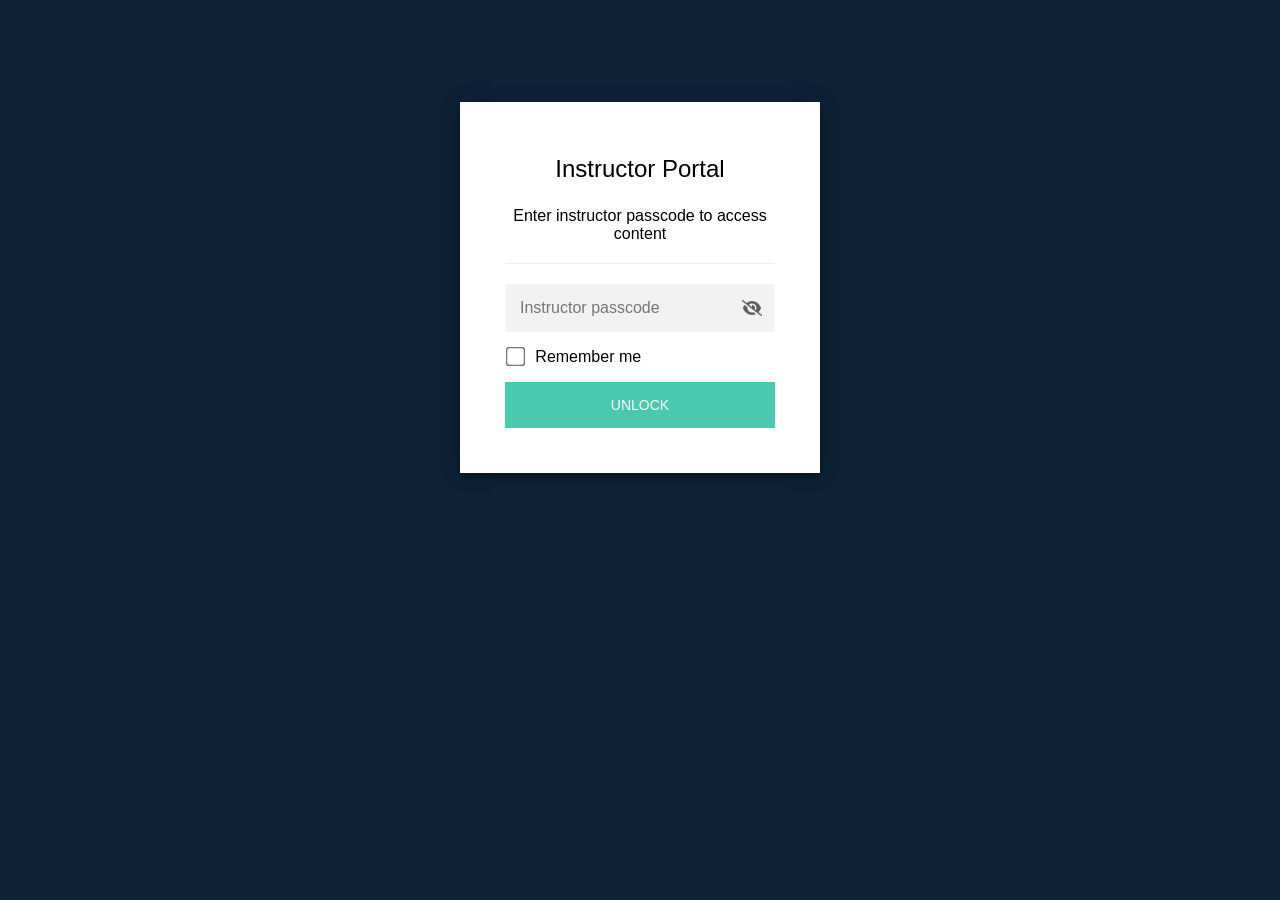
<file: courses/ai-powered-qa/instructor.html>
<!DOCTYPE html>
<html class="staticrypt-html">
    <head>
        <meta charset="utf-8" />
        <title>Instructor Portal</title>
        <meta name="viewport" content="width=device-width, initial-scale=1" />

        <!-- do not cache this page -->
        <meta http-equiv="cache-control" content="max-age=0" />
        <meta http-equiv="cache-control" content="no-cache" />
        <meta http-equiv="expires" content="0" />
        <meta http-equiv="expires" content="Tue, 01 Jan 1980 1:00:00 GMT" />
        <meta http-equiv="pragma" content="no-cache" />

        <style>
            .staticrypt-hr {
                margin-top: 20px;
                margin-bottom: 20px;
                border: 0;
                border-top: 1px solid #eee;
            }

            .staticrypt-page {
                width: 360px;
                padding: 8% 0 0;
                margin: auto;
                box-sizing: border-box;
            }

            .staticrypt-form {
                position: relative;
                z-index: 1;
                background: #ffffff;
                max-width: 360px;
                margin: 0 auto 100px;
                padding: 45px;
                text-align: center;
                box-shadow: 0 0 20px 0 rgba(0, 0, 0, 0.2), 0 5px 5px 0 rgba(0, 0, 0, 0.24);
            }

            .staticrypt-form input[type="password"],
            input[type="text"] {
                background: inherit;
                border: 0;
                box-sizing: border-box; /* This ensures padding is included in the total width */
                font-size: 14px;
                outline: 0;
                padding: 15px 30px 15px 15px; /* Adjust the padding to ensure there is space for the icon */
                width: 100%;
            }

            .staticrypt-password-container {
                position: relative;
                outline: 0;
                background: #f2f2f2;
                width: 100%;
                border: 0;
                margin: 0 0 15px;
                box-sizing: border-box;
            }

            .staticrypt-toggle-password-visibility {
                cursor: pointer;
                height: 20px;
                opacity: 60%;
                padding: 13px;
                position: absolute;
                right: 0;
                top: 50%;
                transform: translateY(-50%);
                width: 20px;
            }

            .staticrypt-form .staticrypt-decrypt-button {
                text-transform: uppercase;
                outline: 0;
                background: #48C9B0;
                width: 100%;
                border: 0;
                padding: 15px;
                color: #ffffff;
                font-size: 14px;
                cursor: pointer;
            }

            .staticrypt-form .staticrypt-decrypt-button:hover,
            .staticrypt-form .staticrypt-decrypt-button:active,
            .staticrypt-form .staticrypt-decrypt-button:focus {
                background: #48C9B0;
                filter: brightness(92%);
            }

            .staticrypt-html {
                height: 100%;
            }

            .staticrypt-body {
                height: 100%;
                margin: 0;
            }

            .staticrypt-content {
                height: 100%;
                margin-bottom: 1em;
                background: #0D2137;
                font-family: "Arial", sans-serif;
                -webkit-font-smoothing: antialiased;
                -moz-osx-font-smoothing: grayscale;
            }

            .staticrypt-instructions {
                margin-top: -1em;
                margin-bottom: 1em;
            }

            .staticrypt-title {
                font-size: 1.5em;
            }

            label.staticrypt-remember {
                display: flex;
                align-items: center;
                margin-bottom: 1em;
            }

            .staticrypt-remember input[type="checkbox"] {
                transform: scale(1.5);
                margin-right: 1em;
            }

            .hidden {
                display: none !important;
            }

            .staticrypt-spinner-container {
                height: 100%;
                display: flex;
                align-items: center;
                justify-content: center;
            }

            .staticrypt-spinner {
                display: inline-block;
                width: 2rem;
                height: 2rem;
                vertical-align: text-bottom;
                border: 0.25em solid gray;
                border-right-color: transparent;
                border-radius: 50%;
                -webkit-animation: spinner-border 0.75s linear infinite;
                animation: spinner-border 0.75s linear infinite;
                animation-duration: 0.75s;
                animation-timing-function: linear;
                animation-delay: 0s;
                animation-iteration-count: infinite;
                animation-direction: normal;
                animation-fill-mode: none;
                animation-play-state: running;
                animation-name: spinner-border;
            }

            @keyframes spinner-border {
                100% {
                    transform: rotate(360deg);
                }
            }

            @media screen and (-webkit-min-device-pixel-ratio: 0) {
                .staticrypt-form input[type="password"],
                input[type="text"] {
                    font-size: 16px;
                }
            }
        </style>
    </head>

    <body class="staticrypt-body">
        <div id="staticrypt_loading" class="staticrypt-spinner-container">
            <div class="staticrypt-spinner"></div>
        </div>

        <div id="staticrypt_content" class="staticrypt-content hidden">
            <div class="staticrypt-page">
                <div class="staticrypt-form">
                    <div class="staticrypt-instructions">
                        <p class="staticrypt-title">Instructor Portal</p>
                        <p>Enter instructor passcode to access content</p>
                    </div>

                    <hr class="staticrypt-hr" />

                    <form id="staticrypt-form" action="#" method="post">
                        <div class="staticrypt-password-container">
                            <input
                                id="staticrypt-password"
                                type="password"
                                name="password"
                                placeholder="Instructor passcode"
                                autofocus
                            />

                            <img
                                class="staticrypt-toggle-password-visibility"
                                alt="Show password"
                                title="Show password"
                                src="[data-uri]"
                            />
                        </div>

                        <label id="staticrypt-remember-label" class="staticrypt-remember hidden">
                            <input id="staticrypt-remember" type="checkbox" name="remember" />
                            Remember me
                        </label>

                        <input type="submit" class="staticrypt-decrypt-button" value="Unlock" />
                    </form>
                </div>
            </div>
        </div>

        <script>
            // these variables will be filled when generating the file - the template format is 'variable_name'
            const staticryptInitiator = ((function(){
  const exports = {};
  const cryptoEngine = ((function(){
  const exports = {};
  const { subtle } = crypto;

const IV_BITS = 16 * 8;
const HEX_BITS = 4;
const ENCRYPTION_ALGO = "AES-CBC";

/**
 * Translates between utf8 encoded hexadecimal strings
 * and Uint8Array bytes.
 */
const HexEncoder = {
    /**
     * hex string -> bytes
     * @param {string} hexString
     * @returns {Uint8Array}
     */
    parse: function (hexString) {
        if (hexString.length % 2 !== 0) throw "Invalid hexString";
        const arrayBuffer = new Uint8Array(hexString.length / 2);

        for (let i = 0; i < hexString.length; i += 2) {
            const byteValue = parseInt(hexString.substring(i, i + 2), 16);
            if (isNaN(byteValue)) {
                throw "Invalid hexString";
            }
            arrayBuffer[i / 2] = byteValue;
        }
        return arrayBuffer;
    },

    /**
     * bytes -> hex string
     * @param {Uint8Array} bytes
     * @returns {string}
     */
    stringify: function (bytes) {
        const hexBytes = [];

        for (let i = 0; i < bytes.length; ++i) {
            let byteString = bytes[i].toString(16);
            if (byteString.length < 2) {
                byteString = "0" + byteString;
            }
            hexBytes.push(byteString);
        }
        return hexBytes.join("");
    },
};

/**
 * Translates between utf8 strings and Uint8Array bytes.
 */
const UTF8Encoder = {
    parse: function (str) {
        return new TextEncoder().encode(str);
    },

    stringify: function (bytes) {
        return new TextDecoder().decode(bytes);
    },
};

/**
 * Salt and encrypt a msg with a password.
 */
async function encrypt(msg, hashedPassword) {
    // Must be 16 bytes, unpredictable, and preferably cryptographically random. However, it need not be secret.
    // https://developer.mozilla.org/en-US/docs/Web/API/SubtleCrypto/encrypt#parameters
    const iv = crypto.getRandomValues(new Uint8Array(IV_BITS / 8));

    const key = await subtle.importKey("raw", HexEncoder.parse(hashedPassword), ENCRYPTION_ALGO, false, ["encrypt"]);

    const encrypted = await subtle.encrypt(
        {
            name: ENCRYPTION_ALGO,
            iv: iv,
        },
        key,
        UTF8Encoder.parse(msg)
    );

    // iv will be 32 hex characters, we prepend it to the ciphertext for use in decryption
    return HexEncoder.stringify(iv) + HexEncoder.stringify(new Uint8Array(encrypted));
}
exports.encrypt = encrypt;

/**
 * Decrypt a salted msg using a password.
 *
 * @param {string} encryptedMsg
 * @param {string} hashedPassword
 * @returns {Promise<string>}
 */
async function decrypt(encryptedMsg, hashedPassword) {
    const ivLength = IV_BITS / HEX_BITS;
    const iv = HexEncoder.parse(encryptedMsg.substring(0, ivLength));
    const encrypted = encryptedMsg.substring(ivLength);

    const key = await subtle.importKey("raw", HexEncoder.parse(hashedPassword), ENCRYPTION_ALGO, false, ["decrypt"]);

    const outBuffer = await subtle.decrypt(
        {
            name: ENCRYPTION_ALGO,
            iv: iv,
        },
        key,
        HexEncoder.parse(encrypted)
    );

    return UTF8Encoder.stringify(new Uint8Array(outBuffer));
}
exports.decrypt = decrypt;

/**
 * Salt and hash the password so it can be stored in localStorage without opening a password reuse vulnerability.
 *
 * @param {string} password
 * @param {string} salt
 * @returns {Promise<string>}
 */
async function hashPassword(password, salt) {
    // we hash the password in multiple steps, each adding more iterations. This is because we used to allow less
    // iterations, so for backward compatibility reasons, we need to support going from that to more iterations.
    let hashedPassword = await hashLegacyRound(password, salt);

    hashedPassword = await hashSecondRound(hashedPassword, salt);

    return hashThirdRound(hashedPassword, salt);
}
exports.hashPassword = hashPassword;

/**
 * This hashes the password with 1k iterations. This is a low number, we need this function to support backwards
 * compatibility.
 *
 * @param {string} password
 * @param {string} salt
 * @returns {Promise<string>}
 */
function hashLegacyRound(password, salt) {
    return pbkdf2(password, salt, 1000, "SHA-1");
}
exports.hashLegacyRound = hashLegacyRound;

/**
 * Add a second round of iterations. This is because we used to use 1k, so for backwards compatibility with
 * remember-me/autodecrypt links, we need to support going from that to more iterations.
 *
 * @param hashedPassword
 * @param salt
 * @returns {Promise<string>}
 */
function hashSecondRound(hashedPassword, salt) {
    return pbkdf2(hashedPassword, salt, 14000, "SHA-256");
}
exports.hashSecondRound = hashSecondRound;

/**
 * Add a third round of iterations to bring total number to 600k. This is because we used to use 1k, then 15k, so for
 * backwards compatibility with remember-me/autodecrypt links, we need to support going from that to more iterations.
 *
 * @param hashedPassword
 * @param salt
 * @returns {Promise<string>}
 */
function hashThirdRound(hashedPassword, salt) {
    return pbkdf2(hashedPassword, salt, 585000, "SHA-256");
}
exports.hashThirdRound = hashThirdRound;

/**
 * Salt and hash the password so it can be stored in localStorage without opening a password reuse vulnerability.
 *
 * @param {string} password
 * @param {string} salt
 * @param {int} iterations
 * @param {string} hashAlgorithm
 * @returns {Promise<string>}
 */
async function pbkdf2(password, salt, iterations, hashAlgorithm) {
    const key = await subtle.importKey("raw", UTF8Encoder.parse(password), "PBKDF2", false, ["deriveBits"]);

    const keyBytes = await subtle.deriveBits(
        {
            name: "PBKDF2",
            hash: hashAlgorithm,
            iterations,
            salt: UTF8Encoder.parse(salt),
        },
        key,
        256
    );

    return HexEncoder.stringify(new Uint8Array(keyBytes));
}

function generateRandomSalt() {
    const bytes = crypto.getRandomValues(new Uint8Array(128 / 8));

    return HexEncoder.stringify(new Uint8Array(bytes));
}
exports.generateRandomSalt = generateRandomSalt;

async function signMessage(hashedPassword, message) {
    const key = await subtle.importKey(
        "raw",
        HexEncoder.parse(hashedPassword),
        {
            name: "HMAC",
            hash: "SHA-256",
        },
        false,
        ["sign"]
    );
    const signature = await subtle.sign("HMAC", key, UTF8Encoder.parse(message));

    return HexEncoder.stringify(new Uint8Array(signature));
}
exports.signMessage = signMessage;

function getRandomAlphanum() {
    const possibleCharacters = "abcdefghijklmnopqrstuvwxyzABCDEFGHIJKLMNOPQRSTUVWXYZ0123456789";

    let byteArray;
    let parsedInt;

    // Keep generating new random bytes until we get a value that falls
    // within a range that can be evenly divided by possibleCharacters.length
    do {
        byteArray = crypto.getRandomValues(new Uint8Array(1));
        // extract the lowest byte to get an int from 0 to 255 (probably unnecessary, since we're only generating 1 byte)
        parsedInt = byteArray[0] & 0xff;
    } while (parsedInt >= 256 - (256 % possibleCharacters.length));

    // Take the modulo of the parsed integer to get a random number between 0 and totalLength - 1
    const randomIndex = parsedInt % possibleCharacters.length;

    return possibleCharacters[randomIndex];
}

/**
 * Generate a random string of a given length.
 *
 * @param {int} length
 * @returns {string}
 */
function generateRandomString(length) {
    let randomString = "";

    for (let i = 0; i < length; i++) {
        randomString += getRandomAlphanum();
    }

    return randomString;
}
exports.generateRandomString = generateRandomString;

  return exports;
})());
const codec = ((function(){
  const exports = {};
  /**
 * Initialize the codec with the provided cryptoEngine - this return functions to encode and decode messages.
 *
 * @param cryptoEngine - the engine to use for encryption / decryption
 */
function init(cryptoEngine) {
    const exports = {};

    /**
     * Top-level function for encoding a message.
     * Includes password hashing, encryption, and signing.
     *
     * @param {string} msg
     * @param {string} password
     * @param {string} salt
     *
     * @returns {string} The encoded text
     */
    async function encode(msg, password, salt) {
        const hashedPassword = await cryptoEngine.hashPassword(password, salt);

        const encrypted = await cryptoEngine.encrypt(msg, hashedPassword);

        // we use the hashed password in the HMAC because this is effectively what will be used a password (so we can store
        // it in localStorage safely, we don't use the clear text password)
        const hmac = await cryptoEngine.signMessage(hashedPassword, encrypted);

        return hmac + encrypted;
    }
    exports.encode = encode;

    /**
     * Encode using a password that has already been hashed. This is useful to encode multiple messages in a row, that way
     * we don't need to hash the password multiple times.
     *
     * @param {string} msg
     * @param {string} hashedPassword
     *
     * @returns {string} The encoded text
     */
    async function encodeWithHashedPassword(msg, hashedPassword) {
        const encrypted = await cryptoEngine.encrypt(msg, hashedPassword);

        // we use the hashed password in the HMAC because this is effectively what will be used a password (so we can store
        // it in localStorage safely, we don't use the clear text password)
        const hmac = await cryptoEngine.signMessage(hashedPassword, encrypted);

        return hmac + encrypted;
    }
    exports.encodeWithHashedPassword = encodeWithHashedPassword;

    /**
     * Top-level function for decoding a message.
     * Includes signature check and decryption.
     *
     * @param {string} signedMsg
     * @param {string} hashedPassword
     * @param {string} salt
     * @param {int} backwardCompatibleAttempt
     * @param {string} originalPassword
     *
     * @returns {Object} {success: true, decoded: string} | {success: false, message: string}
     */
    async function decode(signedMsg, hashedPassword, salt, backwardCompatibleAttempt = 0, originalPassword = "") {
        const encryptedHMAC = signedMsg.substring(0, 64);
        const encryptedMsg = signedMsg.substring(64);
        const decryptedHMAC = await cryptoEngine.signMessage(hashedPassword, encryptedMsg);

        if (decryptedHMAC !== encryptedHMAC) {
            // we have been raising the number of iterations in the hashing algorithm multiple times, so to support the old
            // remember-me/autodecrypt links we need to try bringing the old hashes up to speed.
            originalPassword = originalPassword || hashedPassword;
            if (backwardCompatibleAttempt === 0) {
                const updatedHashedPassword = await cryptoEngine.hashThirdRound(originalPassword, salt);

                return decode(signedMsg, updatedHashedPassword, salt, backwardCompatibleAttempt + 1, originalPassword);
            }
            if (backwardCompatibleAttempt === 1) {
                let updatedHashedPassword = await cryptoEngine.hashSecondRound(originalPassword, salt);
                updatedHashedPassword = await cryptoEngine.hashThirdRound(updatedHashedPassword, salt);

                return decode(signedMsg, updatedHashedPassword, salt, backwardCompatibleAttempt + 1, originalPassword);
            }

            return { success: false, message: "Signature mismatch" };
        }

        return {
            success: true,
            decoded: await cryptoEngine.decrypt(encryptedMsg, hashedPassword),
        };
    }
    exports.decode = decode;

    return exports;
}
exports.init = init;

  return exports;
})());
const decode = codec.init(cryptoEngine).decode;

/**
 * Initialize the staticrypt module, that exposes functions callbable by the password_template.
 *
 * @param {{
 *  staticryptEncryptedMsgUniqueVariableName: string,
 *  isRememberEnabled: boolean,
 *  rememberDurationInDays: number,
 *  staticryptSaltUniqueVariableName: string,
 * }} staticryptConfig - object of data that is stored on the password_template at encryption time.
 *
 * @param {{
 *  rememberExpirationKey: string,
 *  rememberPassphraseKey: string,
 *  replaceHtmlCallback: function,
 *  clearLocalStorageCallback: function,
 * }} templateConfig - object of data that can be configured by a custom password_template.
 */
function init(staticryptConfig, templateConfig) {
    const exports = {};

    /**
     * Decrypt our encrypted page, replace the whole HTML.
     *
     * @param {string} hashedPassword
     * @returns {Promise<boolean>}
     */
    async function decryptAndReplaceHtml(hashedPassword) {
        const { staticryptEncryptedMsgUniqueVariableName, staticryptSaltUniqueVariableName } = staticryptConfig;
        const { replaceHtmlCallback } = templateConfig;

        const result = await decode(
            staticryptEncryptedMsgUniqueVariableName,
            hashedPassword,
            staticryptSaltUniqueVariableName
        );
        if (!result.success) {
            return false;
        }
        const plainHTML = result.decoded;

        // if the user configured a callback call it, otherwise just replace the whole HTML
        if (typeof replaceHtmlCallback === "function") {
            replaceHtmlCallback(plainHTML);
        } else {
            document.write(plainHTML);
            document.close();
        }

        return true;
    }

    /**
     * Attempt to decrypt the page and replace the whole HTML.
     *
     * @param {string} password
     * @param {boolean} isRememberChecked
     *
     * @returns {Promise<{isSuccessful: boolean, hashedPassword?: string}>} - we return an object, so that if we want to
     *   expose more information in the future we can do it without breaking the password_template
     */
    async function handleDecryptionOfPage(password, isRememberChecked) {
        const { staticryptSaltUniqueVariableName } = staticryptConfig;

        // decrypt and replace the whole page
        const hashedPassword = await cryptoEngine.hashPassword(password, staticryptSaltUniqueVariableName);
        return handleDecryptionOfPageFromHash(hashedPassword, isRememberChecked);
    }
    exports.handleDecryptionOfPage = handleDecryptionOfPage;

    async function handleDecryptionOfPageFromHash(hashedPassword, isRememberChecked) {
        const { isRememberEnabled, rememberDurationInDays } = staticryptConfig;
        const { rememberExpirationKey, rememberPassphraseKey } = templateConfig;

        const isDecryptionSuccessful = await decryptAndReplaceHtml(hashedPassword);

        if (!isDecryptionSuccessful) {
            return {
                isSuccessful: false,
                hashedPassword,
            };
        }

        // remember the hashedPassword and set its expiration if necessary
        if (isRememberEnabled && isRememberChecked) {
            window.localStorage.setItem(rememberPassphraseKey, hashedPassword);

            // set the expiration if the duration isn't 0 (meaning no expiration)
            if (rememberDurationInDays > 0) {
                window.localStorage.setItem(
                    rememberExpirationKey,
                    (new Date().getTime() + rememberDurationInDays * 24 * 60 * 60 * 1000).toString()
                );
            }
        }

        return {
            isSuccessful: true,
            hashedPassword,
        };
    }
    exports.handleDecryptionOfPageFromHash = handleDecryptionOfPageFromHash;

    /**
     * Clear localstorage from staticrypt related values
     */
    function clearLocalStorage() {
        const { clearLocalStorageCallback, rememberExpirationKey, rememberPassphraseKey } = templateConfig;

        if (typeof clearLocalStorageCallback === "function") {
            clearLocalStorageCallback();
        } else {
            localStorage.removeItem(rememberPassphraseKey);
            localStorage.removeItem(rememberExpirationKey);
        }
    }

    async function handleDecryptOnLoad() {
        let isSuccessful = await decryptOnLoadFromUrl();

        if (!isSuccessful) {
            isSuccessful = await decryptOnLoadFromRememberMe();
        }

        return { isSuccessful };
    }
    exports.handleDecryptOnLoad = handleDecryptOnLoad;

    /**
     * Clear storage if we are logging out
     *
     * @returns {boolean} - whether we logged out
     */
    function logoutIfNeeded() {
        const logoutKey = "staticrypt_logout";

        // handle logout through query param
        const queryParams = new URLSearchParams(window.location.search);
        if (queryParams.has(logoutKey)) {
            clearLocalStorage();
            return true;
        }

        // handle logout through URL fragment
        const hash = window.location.hash.substring(1);
        if (hash.includes(logoutKey)) {
            clearLocalStorage();
            return true;
        }

        return false;
    }

    /**
     * To be called on load: check if we want to try to decrypt and replace the HTML with the decrypted content, and
     * try to do it if needed.
     *
     * @returns {Promise<boolean>} true if we derypted and replaced the whole page, false otherwise
     */
    async function decryptOnLoadFromRememberMe() {
        const { rememberDurationInDays } = staticryptConfig;
        const { rememberExpirationKey, rememberPassphraseKey } = templateConfig;

        // if we are login out, terminate
        if (logoutIfNeeded()) {
            return false;
        }

        // if there is expiration configured, check if we're not beyond the expiration
        if (rememberDurationInDays && rememberDurationInDays > 0) {
            const expiration = localStorage.getItem(rememberExpirationKey),
                isExpired = expiration && new Date().getTime() > parseInt(expiration);

            if (isExpired) {
                clearLocalStorage();
                return false;
            }
        }

        const hashedPassword = localStorage.getItem(rememberPassphraseKey);

        if (hashedPassword) {
            // try to decrypt
            const isDecryptionSuccessful = await decryptAndReplaceHtml(hashedPassword);

            // if the decryption is unsuccessful the password might be wrong - silently clear the saved data and let
            // the user fill the password form again
            if (!isDecryptionSuccessful) {
                clearLocalStorage();
                return false;
            }

            return true;
        }

        return false;
    }

    async function decryptOnLoadFromUrl() {
        const passwordKey = "staticrypt_pwd";
        const rememberMeKey = "remember_me";

        // try to get the password from the query param (for backward compatibility - we now want to avoid this method,
        // since it sends the hashed password to the server which isn't needed)
        const queryParams = new URLSearchParams(window.location.search);
        const hashedPasswordQuery = queryParams.get(passwordKey);
        const rememberMeQuery = queryParams.get(rememberMeKey);

        const urlFragment = window.location.hash.substring(1);
        // get the password from the url fragment
        const hashedPasswordRegexMatch = urlFragment.match(new RegExp(passwordKey + "=([^&]*)"));
        const hashedPasswordFragment = hashedPasswordRegexMatch ? hashedPasswordRegexMatch[1] : null;
        const rememberMeFragment = urlFragment.includes(rememberMeKey);

        const hashedPassword = hashedPasswordFragment || hashedPasswordQuery;
        const rememberMe = rememberMeFragment || rememberMeQuery;

        if (hashedPassword) {
            return handleDecryptionOfPageFromHash(hashedPassword, rememberMe);
        }

        return false;
    }

    return exports;
}
exports.init = init;

  return exports;
})());
            const templateError = "Incorrect passcode. Try again.",
                templateToggleAltShow = "Show password",
                templateToggleAltHide = "Hide password",
                isRememberEnabled = true,
                staticryptConfig = {"staticryptEncryptedMsgUniqueVariableName":"[base64]","isRememberEnabled":true,"rememberDurationInDays":0,"staticryptSaltUniqueVariableName":"bc103a13a0ab8072d2b430b3cf6fd8c0"};

            // you can edit these values to customize some of the behavior of StatiCrypt
            const templateConfig = {
                rememberExpirationKey: "staticrypt_expiration",
                rememberPassphraseKey: "staticrypt_passphrase",
                replaceHtmlCallback: null,
                clearLocalStorageCallback: null,
            };

            // init the staticrypt engine
            const staticrypt = staticryptInitiator.init(staticryptConfig, templateConfig);

            // try to automatically decrypt on load if there is a saved password
            window.onload = async function () {
                const { isSuccessful } = await staticrypt.handleDecryptOnLoad();

                // if we didn't decrypt anything on load, show the password prompt. Otherwise the content has already been
                // replaced, no need to do anything
                if (!isSuccessful) {
                    // hide loading screen
                    document.getElementById("staticrypt_loading").classList.add("hidden");
                    document.getElementById("staticrypt_content").classList.remove("hidden");
                    document.getElementById("staticrypt-password").focus();

                    // show the remember me checkbox
                    if (isRememberEnabled) {
                        document.getElementById("staticrypt-remember-label").classList.remove("hidden");
                    }
                }
            };

            // toggle password visibility
            const toggleIcon = document.querySelector(".staticrypt-toggle-password-visibility");
            // these two icons are coming from FontAwesome
            const imgSrcEyeClosed =
                "[data-uri]";
            const imgSrcEyeOpened =
                "[data-uri]";
            toggleIcon.addEventListener("click", function () {
                const passwordInput = document.getElementById("staticrypt-password");
                if (passwordInput.type === "password") {
                    passwordInput.type = "text";
                    toggleIcon.src = imgSrcEyeOpened;
                    toggleIcon.alt = templateToggleAltHide;
                    toggleIcon.title = templateToggleAltHide;
                } else {
                    passwordInput.type = "password";
                    toggleIcon.src = imgSrcEyeClosed;
                    toggleIcon.alt = templateToggleAltShow;
                    toggleIcon.title = templateToggleAltShow;
                }
            });

            // handle password form submission
            document.getElementById("staticrypt-form").addEventListener("submit", async function (e) {
                e.preventDefault();

                const password = document.getElementById("staticrypt-password").value,
                    isRememberChecked = document.getElementById("staticrypt-remember").checked;

                const { isSuccessful } = await staticrypt.handleDecryptionOfPage(password, isRememberChecked);

                if (!isSuccessful) {
                    alert(templateError);
                }
            });
        </script>
    </body>
</html>
</file>
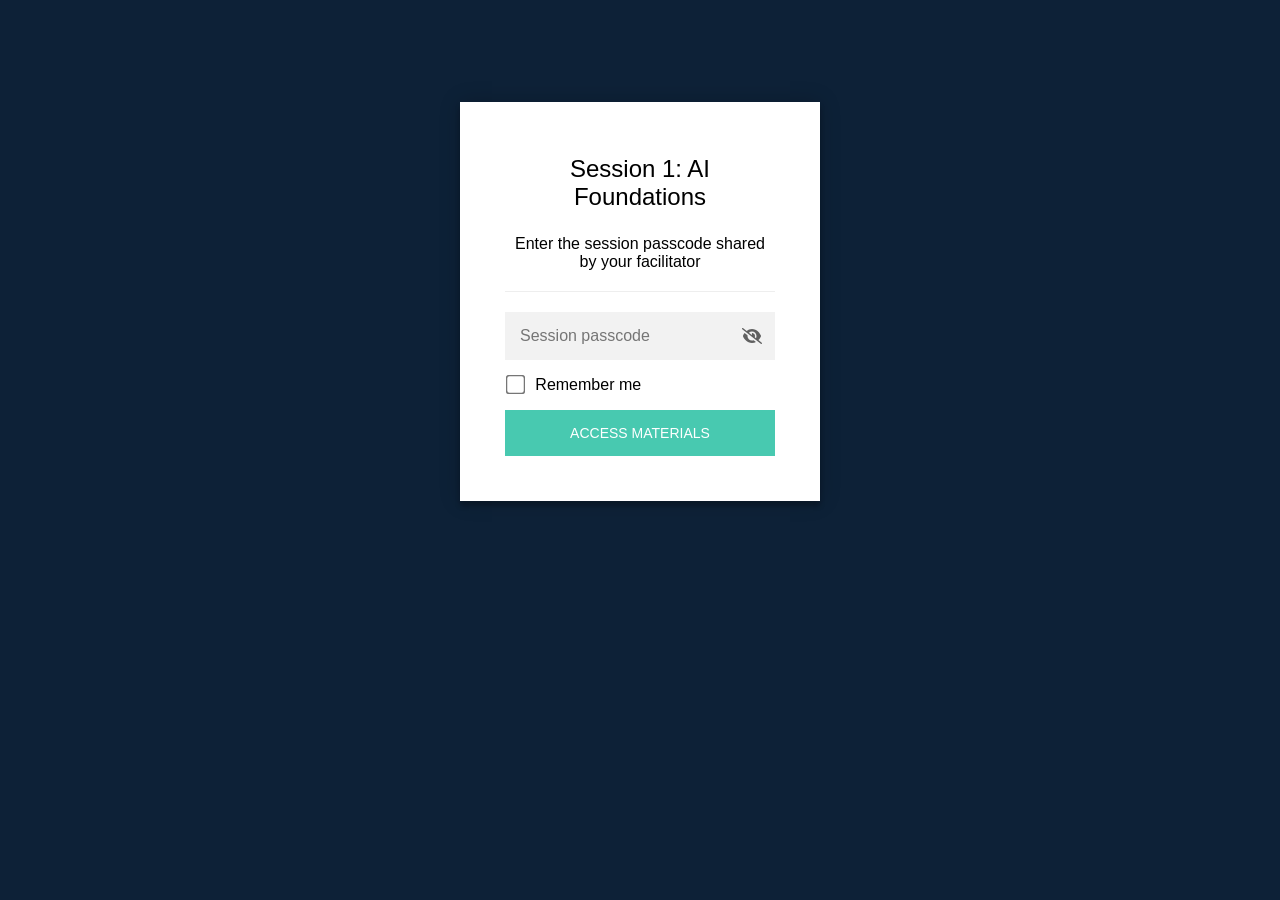
<file: courses/ai-powered-qa/session1.html>
<!DOCTYPE html>
<html class="staticrypt-html">
    <head>
        <meta charset="utf-8" />
        <title>Session 1: AI Foundations</title>
        <meta name="viewport" content="width=device-width, initial-scale=1" />

        <!-- do not cache this page -->
        <meta http-equiv="cache-control" content="max-age=0" />
        <meta http-equiv="cache-control" content="no-cache" />
        <meta http-equiv="expires" content="0" />
        <meta http-equiv="expires" content="Tue, 01 Jan 1980 1:00:00 GMT" />
        <meta http-equiv="pragma" content="no-cache" />

        <style>
            .staticrypt-hr {
                margin-top: 20px;
                margin-bottom: 20px;
                border: 0;
                border-top: 1px solid #eee;
            }

            .staticrypt-page {
                width: 360px;
                padding: 8% 0 0;
                margin: auto;
                box-sizing: border-box;
            }

            .staticrypt-form {
                position: relative;
                z-index: 1;
                background: #ffffff;
                max-width: 360px;
                margin: 0 auto 100px;
                padding: 45px;
                text-align: center;
                box-shadow: 0 0 20px 0 rgba(0, 0, 0, 0.2), 0 5px 5px 0 rgba(0, 0, 0, 0.24);
            }

            .staticrypt-form input[type="password"],
            input[type="text"] {
                background: inherit;
                border: 0;
                box-sizing: border-box; /* This ensures padding is included in the total width */
                font-size: 14px;
                outline: 0;
                padding: 15px 30px 15px 15px; /* Adjust the padding to ensure there is space for the icon */
                width: 100%;
            }

            .staticrypt-password-container {
                position: relative;
                outline: 0;
                background: #f2f2f2;
                width: 100%;
                border: 0;
                margin: 0 0 15px;
                box-sizing: border-box;
            }

            .staticrypt-toggle-password-visibility {
                cursor: pointer;
                height: 20px;
                opacity: 60%;
                padding: 13px;
                position: absolute;
                right: 0;
                top: 50%;
                transform: translateY(-50%);
                width: 20px;
            }

            .staticrypt-form .staticrypt-decrypt-button {
                text-transform: uppercase;
                outline: 0;
                background: #48C9B0;
                width: 100%;
                border: 0;
                padding: 15px;
                color: #ffffff;
                font-size: 14px;
                cursor: pointer;
            }

            .staticrypt-form .staticrypt-decrypt-button:hover,
            .staticrypt-form .staticrypt-decrypt-button:active,
            .staticrypt-form .staticrypt-decrypt-button:focus {
                background: #48C9B0;
                filter: brightness(92%);
            }

            .staticrypt-html {
                height: 100%;
            }

            .staticrypt-body {
                height: 100%;
                margin: 0;
            }

            .staticrypt-content {
                height: 100%;
                margin-bottom: 1em;
                background: #0D2137;
                font-family: "Arial", sans-serif;
                -webkit-font-smoothing: antialiased;
                -moz-osx-font-smoothing: grayscale;
            }

            .staticrypt-instructions {
                margin-top: -1em;
                margin-bottom: 1em;
            }

            .staticrypt-title {
                font-size: 1.5em;
            }

            label.staticrypt-remember {
                display: flex;
                align-items: center;
                margin-bottom: 1em;
            }

            .staticrypt-remember input[type="checkbox"] {
                transform: scale(1.5);
                margin-right: 1em;
            }

            .hidden {
                display: none !important;
            }

            .staticrypt-spinner-container {
                height: 100%;
                display: flex;
                align-items: center;
                justify-content: center;
            }

            .staticrypt-spinner {
                display: inline-block;
                width: 2rem;
                height: 2rem;
                vertical-align: text-bottom;
                border: 0.25em solid gray;
                border-right-color: transparent;
                border-radius: 50%;
                -webkit-animation: spinner-border 0.75s linear infinite;
                animation: spinner-border 0.75s linear infinite;
                animation-duration: 0.75s;
                animation-timing-function: linear;
                animation-delay: 0s;
                animation-iteration-count: infinite;
                animation-direction: normal;
                animation-fill-mode: none;
                animation-play-state: running;
                animation-name: spinner-border;
            }

            @keyframes spinner-border {
                100% {
                    transform: rotate(360deg);
                }
            }

            @media screen and (-webkit-min-device-pixel-ratio: 0) {
                .staticrypt-form input[type="password"],
                input[type="text"] {
                    font-size: 16px;
                }
            }
        </style>
    </head>

    <body class="staticrypt-body">
        <div id="staticrypt_loading" class="staticrypt-spinner-container">
            <div class="staticrypt-spinner"></div>
        </div>

        <div id="staticrypt_content" class="staticrypt-content hidden">
            <div class="staticrypt-page">
                <div class="staticrypt-form">
                    <div class="staticrypt-instructions">
                        <p class="staticrypt-title">Session 1: AI Foundations</p>
                        <p>Enter the session passcode shared by your facilitator</p>
                    </div>

                    <hr class="staticrypt-hr" />

                    <form id="staticrypt-form" action="#" method="post">
                        <div class="staticrypt-password-container">
                            <input
                                id="staticrypt-password"
                                type="password"
                                name="password"
                                placeholder="Session passcode"
                                autofocus
                            />

                            <img
                                class="staticrypt-toggle-password-visibility"
                                alt="Show password"
                                title="Show password"
                                src="[data-uri]"
                            />
                        </div>

                        <label id="staticrypt-remember-label" class="staticrypt-remember hidden">
                            <input id="staticrypt-remember" type="checkbox" name="remember" />
                            Remember me
                        </label>

                        <input type="submit" class="staticrypt-decrypt-button" value="Access Materials" />
                    </form>
                </div>
            </div>
        </div>

        <script>
            // these variables will be filled when generating the file - the template format is 'variable_name'
            const staticryptInitiator = ((function(){
  const exports = {};
  const cryptoEngine = ((function(){
  const exports = {};
  const { subtle } = crypto;

const IV_BITS = 16 * 8;
const HEX_BITS = 4;
const ENCRYPTION_ALGO = "AES-CBC";

/**
 * Translates between utf8 encoded hexadecimal strings
 * and Uint8Array bytes.
 */
const HexEncoder = {
    /**
     * hex string -> bytes
     * @param {string} hexString
     * @returns {Uint8Array}
     */
    parse: function (hexString) {
        if (hexString.length % 2 !== 0) throw "Invalid hexString";
        const arrayBuffer = new Uint8Array(hexString.length / 2);

        for (let i = 0; i < hexString.length; i += 2) {
            const byteValue = parseInt(hexString.substring(i, i + 2), 16);
            if (isNaN(byteValue)) {
                throw "Invalid hexString";
            }
            arrayBuffer[i / 2] = byteValue;
        }
        return arrayBuffer;
    },

    /**
     * bytes -> hex string
     * @param {Uint8Array} bytes
     * @returns {string}
     */
    stringify: function (bytes) {
        const hexBytes = [];

        for (let i = 0; i < bytes.length; ++i) {
            let byteString = bytes[i].toString(16);
            if (byteString.length < 2) {
                byteString = "0" + byteString;
            }
            hexBytes.push(byteString);
        }
        return hexBytes.join("");
    },
};

/**
 * Translates between utf8 strings and Uint8Array bytes.
 */
const UTF8Encoder = {
    parse: function (str) {
        return new TextEncoder().encode(str);
    },

    stringify: function (bytes) {
        return new TextDecoder().decode(bytes);
    },
};

/**
 * Salt and encrypt a msg with a password.
 */
async function encrypt(msg, hashedPassword) {
    // Must be 16 bytes, unpredictable, and preferably cryptographically random. However, it need not be secret.
    // https://developer.mozilla.org/en-US/docs/Web/API/SubtleCrypto/encrypt#parameters
    const iv = crypto.getRandomValues(new Uint8Array(IV_BITS / 8));

    const key = await subtle.importKey("raw", HexEncoder.parse(hashedPassword), ENCRYPTION_ALGO, false, ["encrypt"]);

    const encrypted = await subtle.encrypt(
        {
            name: ENCRYPTION_ALGO,
            iv: iv,
        },
        key,
        UTF8Encoder.parse(msg)
    );

    // iv will be 32 hex characters, we prepend it to the ciphertext for use in decryption
    return HexEncoder.stringify(iv) + HexEncoder.stringify(new Uint8Array(encrypted));
}
exports.encrypt = encrypt;

/**
 * Decrypt a salted msg using a password.
 *
 * @param {string} encryptedMsg
 * @param {string} hashedPassword
 * @returns {Promise<string>}
 */
async function decrypt(encryptedMsg, hashedPassword) {
    const ivLength = IV_BITS / HEX_BITS;
    const iv = HexEncoder.parse(encryptedMsg.substring(0, ivLength));
    const encrypted = encryptedMsg.substring(ivLength);

    const key = await subtle.importKey("raw", HexEncoder.parse(hashedPassword), ENCRYPTION_ALGO, false, ["decrypt"]);

    const outBuffer = await subtle.decrypt(
        {
            name: ENCRYPTION_ALGO,
            iv: iv,
        },
        key,
        HexEncoder.parse(encrypted)
    );

    return UTF8Encoder.stringify(new Uint8Array(outBuffer));
}
exports.decrypt = decrypt;

/**
 * Salt and hash the password so it can be stored in localStorage without opening a password reuse vulnerability.
 *
 * @param {string} password
 * @param {string} salt
 * @returns {Promise<string>}
 */
async function hashPassword(password, salt) {
    // we hash the password in multiple steps, each adding more iterations. This is because we used to allow less
    // iterations, so for backward compatibility reasons, we need to support going from that to more iterations.
    let hashedPassword = await hashLegacyRound(password, salt);

    hashedPassword = await hashSecondRound(hashedPassword, salt);

    return hashThirdRound(hashedPassword, salt);
}
exports.hashPassword = hashPassword;

/**
 * This hashes the password with 1k iterations. This is a low number, we need this function to support backwards
 * compatibility.
 *
 * @param {string} password
 * @param {string} salt
 * @returns {Promise<string>}
 */
function hashLegacyRound(password, salt) {
    return pbkdf2(password, salt, 1000, "SHA-1");
}
exports.hashLegacyRound = hashLegacyRound;

/**
 * Add a second round of iterations. This is because we used to use 1k, so for backwards compatibility with
 * remember-me/autodecrypt links, we need to support going from that to more iterations.
 *
 * @param hashedPassword
 * @param salt
 * @returns {Promise<string>}
 */
function hashSecondRound(hashedPassword, salt) {
    return pbkdf2(hashedPassword, salt, 14000, "SHA-256");
}
exports.hashSecondRound = hashSecondRound;

/**
 * Add a third round of iterations to bring total number to 600k. This is because we used to use 1k, then 15k, so for
 * backwards compatibility with remember-me/autodecrypt links, we need to support going from that to more iterations.
 *
 * @param hashedPassword
 * @param salt
 * @returns {Promise<string>}
 */
function hashThirdRound(hashedPassword, salt) {
    return pbkdf2(hashedPassword, salt, 585000, "SHA-256");
}
exports.hashThirdRound = hashThirdRound;

/**
 * Salt and hash the password so it can be stored in localStorage without opening a password reuse vulnerability.
 *
 * @param {string} password
 * @param {string} salt
 * @param {int} iterations
 * @param {string} hashAlgorithm
 * @returns {Promise<string>}
 */
async function pbkdf2(password, salt, iterations, hashAlgorithm) {
    const key = await subtle.importKey("raw", UTF8Encoder.parse(password), "PBKDF2", false, ["deriveBits"]);

    const keyBytes = await subtle.deriveBits(
        {
            name: "PBKDF2",
            hash: hashAlgorithm,
            iterations,
            salt: UTF8Encoder.parse(salt),
        },
        key,
        256
    );

    return HexEncoder.stringify(new Uint8Array(keyBytes));
}

function generateRandomSalt() {
    const bytes = crypto.getRandomValues(new Uint8Array(128 / 8));

    return HexEncoder.stringify(new Uint8Array(bytes));
}
exports.generateRandomSalt = generateRandomSalt;

async function signMessage(hashedPassword, message) {
    const key = await subtle.importKey(
        "raw",
        HexEncoder.parse(hashedPassword),
        {
            name: "HMAC",
            hash: "SHA-256",
        },
        false,
        ["sign"]
    );
    const signature = await subtle.sign("HMAC", key, UTF8Encoder.parse(message));

    return HexEncoder.stringify(new Uint8Array(signature));
}
exports.signMessage = signMessage;

function getRandomAlphanum() {
    const possibleCharacters = "abcdefghijklmnopqrstuvwxyzABCDEFGHIJKLMNOPQRSTUVWXYZ0123456789";

    let byteArray;
    let parsedInt;

    // Keep generating new random bytes until we get a value that falls
    // within a range that can be evenly divided by possibleCharacters.length
    do {
        byteArray = crypto.getRandomValues(new Uint8Array(1));
        // extract the lowest byte to get an int from 0 to 255 (probably unnecessary, since we're only generating 1 byte)
        parsedInt = byteArray[0] & 0xff;
    } while (parsedInt >= 256 - (256 % possibleCharacters.length));

    // Take the modulo of the parsed integer to get a random number between 0 and totalLength - 1
    const randomIndex = parsedInt % possibleCharacters.length;

    return possibleCharacters[randomIndex];
}

/**
 * Generate a random string of a given length.
 *
 * @param {int} length
 * @returns {string}
 */
function generateRandomString(length) {
    let randomString = "";

    for (let i = 0; i < length; i++) {
        randomString += getRandomAlphanum();
    }

    return randomString;
}
exports.generateRandomString = generateRandomString;

  return exports;
})());
const codec = ((function(){
  const exports = {};
  /**
 * Initialize the codec with the provided cryptoEngine - this return functions to encode and decode messages.
 *
 * @param cryptoEngine - the engine to use for encryption / decryption
 */
function init(cryptoEngine) {
    const exports = {};

    /**
     * Top-level function for encoding a message.
     * Includes password hashing, encryption, and signing.
     *
     * @param {string} msg
     * @param {string} password
     * @param {string} salt
     *
     * @returns {string} The encoded text
     */
    async function encode(msg, password, salt) {
        const hashedPassword = await cryptoEngine.hashPassword(password, salt);

        const encrypted = await cryptoEngine.encrypt(msg, hashedPassword);

        // we use the hashed password in the HMAC because this is effectively what will be used a password (so we can store
        // it in localStorage safely, we don't use the clear text password)
        const hmac = await cryptoEngine.signMessage(hashedPassword, encrypted);

        return hmac + encrypted;
    }
    exports.encode = encode;

    /**
     * Encode using a password that has already been hashed. This is useful to encode multiple messages in a row, that way
     * we don't need to hash the password multiple times.
     *
     * @param {string} msg
     * @param {string} hashedPassword
     *
     * @returns {string} The encoded text
     */
    async function encodeWithHashedPassword(msg, hashedPassword) {
        const encrypted = await cryptoEngine.encrypt(msg, hashedPassword);

        // we use the hashed password in the HMAC because this is effectively what will be used a password (so we can store
        // it in localStorage safely, we don't use the clear text password)
        const hmac = await cryptoEngine.signMessage(hashedPassword, encrypted);

        return hmac + encrypted;
    }
    exports.encodeWithHashedPassword = encodeWithHashedPassword;

    /**
     * Top-level function for decoding a message.
     * Includes signature check and decryption.
     *
     * @param {string} signedMsg
     * @param {string} hashedPassword
     * @param {string} salt
     * @param {int} backwardCompatibleAttempt
     * @param {string} originalPassword
     *
     * @returns {Object} {success: true, decoded: string} | {success: false, message: string}
     */
    async function decode(signedMsg, hashedPassword, salt, backwardCompatibleAttempt = 0, originalPassword = "") {
        const encryptedHMAC = signedMsg.substring(0, 64);
        const encryptedMsg = signedMsg.substring(64);
        const decryptedHMAC = await cryptoEngine.signMessage(hashedPassword, encryptedMsg);

        if (decryptedHMAC !== encryptedHMAC) {
            // we have been raising the number of iterations in the hashing algorithm multiple times, so to support the old
            // remember-me/autodecrypt links we need to try bringing the old hashes up to speed.
            originalPassword = originalPassword || hashedPassword;
            if (backwardCompatibleAttempt === 0) {
                const updatedHashedPassword = await cryptoEngine.hashThirdRound(originalPassword, salt);

                return decode(signedMsg, updatedHashedPassword, salt, backwardCompatibleAttempt + 1, originalPassword);
            }
            if (backwardCompatibleAttempt === 1) {
                let updatedHashedPassword = await cryptoEngine.hashSecondRound(originalPassword, salt);
                updatedHashedPassword = await cryptoEngine.hashThirdRound(updatedHashedPassword, salt);

                return decode(signedMsg, updatedHashedPassword, salt, backwardCompatibleAttempt + 1, originalPassword);
            }

            return { success: false, message: "Signature mismatch" };
        }

        return {
            success: true,
            decoded: await cryptoEngine.decrypt(encryptedMsg, hashedPassword),
        };
    }
    exports.decode = decode;

    return exports;
}
exports.init = init;

  return exports;
})());
const decode = codec.init(cryptoEngine).decode;

/**
 * Initialize the staticrypt module, that exposes functions callbable by the password_template.
 *
 * @param {{
 *  staticryptEncryptedMsgUniqueVariableName: string,
 *  isRememberEnabled: boolean,
 *  rememberDurationInDays: number,
 *  staticryptSaltUniqueVariableName: string,
 * }} staticryptConfig - object of data that is stored on the password_template at encryption time.
 *
 * @param {{
 *  rememberExpirationKey: string,
 *  rememberPassphraseKey: string,
 *  replaceHtmlCallback: function,
 *  clearLocalStorageCallback: function,
 * }} templateConfig - object of data that can be configured by a custom password_template.
 */
function init(staticryptConfig, templateConfig) {
    const exports = {};

    /**
     * Decrypt our encrypted page, replace the whole HTML.
     *
     * @param {string} hashedPassword
     * @returns {Promise<boolean>}
     */
    async function decryptAndReplaceHtml(hashedPassword) {
        const { staticryptEncryptedMsgUniqueVariableName, staticryptSaltUniqueVariableName } = staticryptConfig;
        const { replaceHtmlCallback } = templateConfig;

        const result = await decode(
            staticryptEncryptedMsgUniqueVariableName,
            hashedPassword,
            staticryptSaltUniqueVariableName
        );
        if (!result.success) {
            return false;
        }
        const plainHTML = result.decoded;

        // if the user configured a callback call it, otherwise just replace the whole HTML
        if (typeof replaceHtmlCallback === "function") {
            replaceHtmlCallback(plainHTML);
        } else {
            document.write(plainHTML);
            document.close();
        }

        return true;
    }

    /**
     * Attempt to decrypt the page and replace the whole HTML.
     *
     * @param {string} password
     * @param {boolean} isRememberChecked
     *
     * @returns {Promise<{isSuccessful: boolean, hashedPassword?: string}>} - we return an object, so that if we want to
     *   expose more information in the future we can do it without breaking the password_template
     */
    async function handleDecryptionOfPage(password, isRememberChecked) {
        const { staticryptSaltUniqueVariableName } = staticryptConfig;

        // decrypt and replace the whole page
        const hashedPassword = await cryptoEngine.hashPassword(password, staticryptSaltUniqueVariableName);
        return handleDecryptionOfPageFromHash(hashedPassword, isRememberChecked);
    }
    exports.handleDecryptionOfPage = handleDecryptionOfPage;

    async function handleDecryptionOfPageFromHash(hashedPassword, isRememberChecked) {
        const { isRememberEnabled, rememberDurationInDays } = staticryptConfig;
        const { rememberExpirationKey, rememberPassphraseKey } = templateConfig;

        const isDecryptionSuccessful = await decryptAndReplaceHtml(hashedPassword);

        if (!isDecryptionSuccessful) {
            return {
                isSuccessful: false,
                hashedPassword,
            };
        }

        // remember the hashedPassword and set its expiration if necessary
        if (isRememberEnabled && isRememberChecked) {
            window.localStorage.setItem(rememberPassphraseKey, hashedPassword);

            // set the expiration if the duration isn't 0 (meaning no expiration)
            if (rememberDurationInDays > 0) {
                window.localStorage.setItem(
                    rememberExpirationKey,
                    (new Date().getTime() + rememberDurationInDays * 24 * 60 * 60 * 1000).toString()
                );
            }
        }

        return {
            isSuccessful: true,
            hashedPassword,
        };
    }
    exports.handleDecryptionOfPageFromHash = handleDecryptionOfPageFromHash;

    /**
     * Clear localstorage from staticrypt related values
     */
    function clearLocalStorage() {
        const { clearLocalStorageCallback, rememberExpirationKey, rememberPassphraseKey } = templateConfig;

        if (typeof clearLocalStorageCallback === "function") {
            clearLocalStorageCallback();
        } else {
            localStorage.removeItem(rememberPassphraseKey);
            localStorage.removeItem(rememberExpirationKey);
        }
    }

    async function handleDecryptOnLoad() {
        let isSuccessful = await decryptOnLoadFromUrl();

        if (!isSuccessful) {
            isSuccessful = await decryptOnLoadFromRememberMe();
        }

        return { isSuccessful };
    }
    exports.handleDecryptOnLoad = handleDecryptOnLoad;

    /**
     * Clear storage if we are logging out
     *
     * @returns {boolean} - whether we logged out
     */
    function logoutIfNeeded() {
        const logoutKey = "staticrypt_logout";

        // handle logout through query param
        const queryParams = new URLSearchParams(window.location.search);
        if (queryParams.has(logoutKey)) {
            clearLocalStorage();
            return true;
        }

        // handle logout through URL fragment
        const hash = window.location.hash.substring(1);
        if (hash.includes(logoutKey)) {
            clearLocalStorage();
            return true;
        }

        return false;
    }

    /**
     * To be called on load: check if we want to try to decrypt and replace the HTML with the decrypted content, and
     * try to do it if needed.
     *
     * @returns {Promise<boolean>} true if we derypted and replaced the whole page, false otherwise
     */
    async function decryptOnLoadFromRememberMe() {
        const { rememberDurationInDays } = staticryptConfig;
        const { rememberExpirationKey, rememberPassphraseKey } = templateConfig;

        // if we are login out, terminate
        if (logoutIfNeeded()) {
            return false;
        }

        // if there is expiration configured, check if we're not beyond the expiration
        if (rememberDurationInDays && rememberDurationInDays > 0) {
            const expiration = localStorage.getItem(rememberExpirationKey),
                isExpired = expiration && new Date().getTime() > parseInt(expiration);

            if (isExpired) {
                clearLocalStorage();
                return false;
            }
        }

        const hashedPassword = localStorage.getItem(rememberPassphraseKey);

        if (hashedPassword) {
            // try to decrypt
            const isDecryptionSuccessful = await decryptAndReplaceHtml(hashedPassword);

            // if the decryption is unsuccessful the password might be wrong - silently clear the saved data and let
            // the user fill the password form again
            if (!isDecryptionSuccessful) {
                clearLocalStorage();
                return false;
            }

            return true;
        }

        return false;
    }

    async function decryptOnLoadFromUrl() {
        const passwordKey = "staticrypt_pwd";
        const rememberMeKey = "remember_me";

        // try to get the password from the query param (for backward compatibility - we now want to avoid this method,
        // since it sends the hashed password to the server which isn't needed)
        const queryParams = new URLSearchParams(window.location.search);
        const hashedPasswordQuery = queryParams.get(passwordKey);
        const rememberMeQuery = queryParams.get(rememberMeKey);

        const urlFragment = window.location.hash.substring(1);
        // get the password from the url fragment
        const hashedPasswordRegexMatch = urlFragment.match(new RegExp(passwordKey + "=([^&]*)"));
        const hashedPasswordFragment = hashedPasswordRegexMatch ? hashedPasswordRegexMatch[1] : null;
        const rememberMeFragment = urlFragment.includes(rememberMeKey);

        const hashedPassword = hashedPasswordFragment || hashedPasswordQuery;
        const rememberMe = rememberMeFragment || rememberMeQuery;

        if (hashedPassword) {
            return handleDecryptionOfPageFromHash(hashedPassword, rememberMe);
        }

        return false;
    }

    return exports;
}
exports.init = init;

  return exports;
})());
            const templateError = "Incorrect passcode. Try again.",
                templateToggleAltShow = "Show password",
                templateToggleAltHide = "Hide password",
                isRememberEnabled = true,
                staticryptConfig = {"staticryptEncryptedMsgUniqueVariableName":"[base64]","isRememberEnabled":true,"rememberDurationInDays":0,"staticryptSaltUniqueVariableName":"bc103a13a0ab8072d2b430b3cf6fd8c0"};

            // you can edit these values to customize some of the behavior of StatiCrypt
            const templateConfig = {
                rememberExpirationKey: "staticrypt_expiration",
                rememberPassphraseKey: "staticrypt_passphrase",
                replaceHtmlCallback: null,
                clearLocalStorageCallback: null,
            };

            // init the staticrypt engine
            const staticrypt = staticryptInitiator.init(staticryptConfig, templateConfig);

            // try to automatically decrypt on load if there is a saved password
            window.onload = async function () {
                const { isSuccessful } = await staticrypt.handleDecryptOnLoad();

                // if we didn't decrypt anything on load, show the password prompt. Otherwise the content has already been
                // replaced, no need to do anything
                if (!isSuccessful) {
                    // hide loading screen
                    document.getElementById("staticrypt_loading").classList.add("hidden");
                    document.getElementById("staticrypt_content").classList.remove("hidden");
                    document.getElementById("staticrypt-password").focus();

                    // show the remember me checkbox
                    if (isRememberEnabled) {
                        document.getElementById("staticrypt-remember-label").classList.remove("hidden");
                    }
                }
            };

            // toggle password visibility
            const toggleIcon = document.querySelector(".staticrypt-toggle-password-visibility");
            // these two icons are coming from FontAwesome
            const imgSrcEyeClosed =
                "[data-uri]";
            const imgSrcEyeOpened =
                "[data-uri]";
            toggleIcon.addEventListener("click", function () {
                const passwordInput = document.getElementById("staticrypt-password");
                if (passwordInput.type === "password") {
                    passwordInput.type = "text";
                    toggleIcon.src = imgSrcEyeOpened;
                    toggleIcon.alt = templateToggleAltHide;
                    toggleIcon.title = templateToggleAltHide;
                } else {
                    passwordInput.type = "password";
                    toggleIcon.src = imgSrcEyeClosed;
                    toggleIcon.alt = templateToggleAltShow;
                    toggleIcon.title = templateToggleAltShow;
                }
            });

            // handle password form submission
            document.getElementById("staticrypt-form").addEventListener("submit", async function (e) {
                e.preventDefault();

                const password = document.getElementById("staticrypt-password").value,
                    isRememberChecked = document.getElementById("staticrypt-remember").checked;

                const { isSuccessful } = await staticrypt.handleDecryptionOfPage(password, isRememberChecked);

                if (!isSuccessful) {
                    alert(templateError);
                }
            });
        </script>
    </body>
</html>
</file>
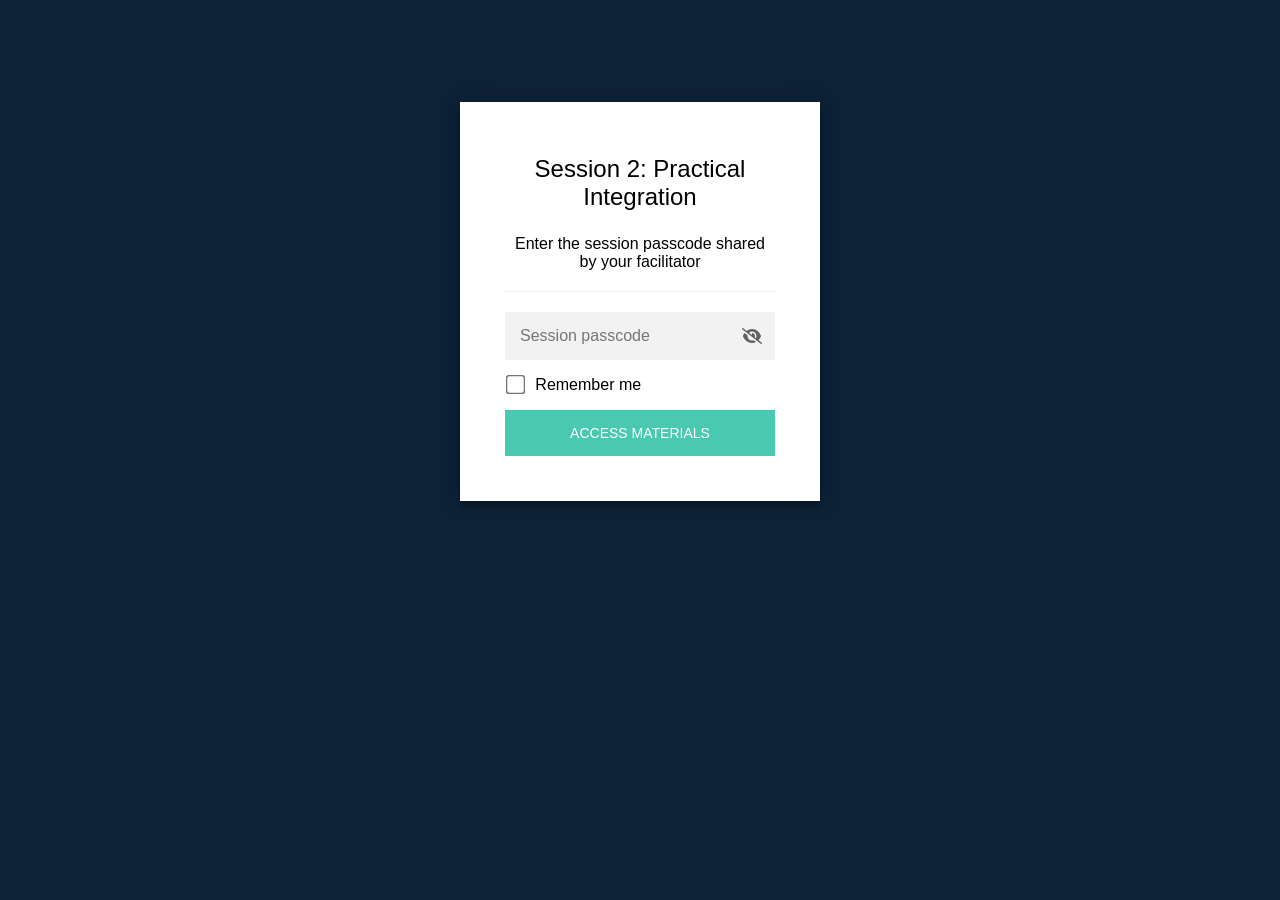
<file: courses/ai-powered-qa/session2.html>
<!DOCTYPE html>
<html class="staticrypt-html">
    <head>
        <meta charset="utf-8" />
        <title>Session 2: Practical Integration</title>
        <meta name="viewport" content="width=device-width, initial-scale=1" />

        <!-- do not cache this page -->
        <meta http-equiv="cache-control" content="max-age=0" />
        <meta http-equiv="cache-control" content="no-cache" />
        <meta http-equiv="expires" content="0" />
        <meta http-equiv="expires" content="Tue, 01 Jan 1980 1:00:00 GMT" />
        <meta http-equiv="pragma" content="no-cache" />

        <style>
            .staticrypt-hr {
                margin-top: 20px;
                margin-bottom: 20px;
                border: 0;
                border-top: 1px solid #eee;
            }

            .staticrypt-page {
                width: 360px;
                padding: 8% 0 0;
                margin: auto;
                box-sizing: border-box;
            }

            .staticrypt-form {
                position: relative;
                z-index: 1;
                background: #ffffff;
                max-width: 360px;
                margin: 0 auto 100px;
                padding: 45px;
                text-align: center;
                box-shadow: 0 0 20px 0 rgba(0, 0, 0, 0.2), 0 5px 5px 0 rgba(0, 0, 0, 0.24);
            }

            .staticrypt-form input[type="password"],
            input[type="text"] {
                background: inherit;
                border: 0;
                box-sizing: border-box; /* This ensures padding is included in the total width */
                font-size: 14px;
                outline: 0;
                padding: 15px 30px 15px 15px; /* Adjust the padding to ensure there is space for the icon */
                width: 100%;
            }

            .staticrypt-password-container {
                position: relative;
                outline: 0;
                background: #f2f2f2;
                width: 100%;
                border: 0;
                margin: 0 0 15px;
                box-sizing: border-box;
            }

            .staticrypt-toggle-password-visibility {
                cursor: pointer;
                height: 20px;
                opacity: 60%;
                padding: 13px;
                position: absolute;
                right: 0;
                top: 50%;
                transform: translateY(-50%);
                width: 20px;
            }

            .staticrypt-form .staticrypt-decrypt-button {
                text-transform: uppercase;
                outline: 0;
                background: #48C9B0;
                width: 100%;
                border: 0;
                padding: 15px;
                color: #ffffff;
                font-size: 14px;
                cursor: pointer;
            }

            .staticrypt-form .staticrypt-decrypt-button:hover,
            .staticrypt-form .staticrypt-decrypt-button:active,
            .staticrypt-form .staticrypt-decrypt-button:focus {
                background: #48C9B0;
                filter: brightness(92%);
            }

            .staticrypt-html {
                height: 100%;
            }

            .staticrypt-body {
                height: 100%;
                margin: 0;
            }

            .staticrypt-content {
                height: 100%;
                margin-bottom: 1em;
                background: #0D2137;
                font-family: "Arial", sans-serif;
                -webkit-font-smoothing: antialiased;
                -moz-osx-font-smoothing: grayscale;
            }

            .staticrypt-instructions {
                margin-top: -1em;
                margin-bottom: 1em;
            }

            .staticrypt-title {
                font-size: 1.5em;
            }

            label.staticrypt-remember {
                display: flex;
                align-items: center;
                margin-bottom: 1em;
            }

            .staticrypt-remember input[type="checkbox"] {
                transform: scale(1.5);
                margin-right: 1em;
            }

            .hidden {
                display: none !important;
            }

            .staticrypt-spinner-container {
                height: 100%;
                display: flex;
                align-items: center;
                justify-content: center;
            }

            .staticrypt-spinner {
                display: inline-block;
                width: 2rem;
                height: 2rem;
                vertical-align: text-bottom;
                border: 0.25em solid gray;
                border-right-color: transparent;
                border-radius: 50%;
                -webkit-animation: spinner-border 0.75s linear infinite;
                animation: spinner-border 0.75s linear infinite;
                animation-duration: 0.75s;
                animation-timing-function: linear;
                animation-delay: 0s;
                animation-iteration-count: infinite;
                animation-direction: normal;
                animation-fill-mode: none;
                animation-play-state: running;
                animation-name: spinner-border;
            }

            @keyframes spinner-border {
                100% {
                    transform: rotate(360deg);
                }
            }

            @media screen and (-webkit-min-device-pixel-ratio: 0) {
                .staticrypt-form input[type="password"],
                input[type="text"] {
                    font-size: 16px;
                }
            }
        </style>
    </head>

    <body class="staticrypt-body">
        <div id="staticrypt_loading" class="staticrypt-spinner-container">
            <div class="staticrypt-spinner"></div>
        </div>

        <div id="staticrypt_content" class="staticrypt-content hidden">
            <div class="staticrypt-page">
                <div class="staticrypt-form">
                    <div class="staticrypt-instructions">
                        <p class="staticrypt-title">Session 2: Practical Integration</p>
                        <p>Enter the session passcode shared by your facilitator</p>
                    </div>

                    <hr class="staticrypt-hr" />

                    <form id="staticrypt-form" action="#" method="post">
                        <div class="staticrypt-password-container">
                            <input
                                id="staticrypt-password"
                                type="password"
                                name="password"
                                placeholder="Session passcode"
                                autofocus
                            />

                            <img
                                class="staticrypt-toggle-password-visibility"
                                alt="Show password"
                                title="Show password"
                                src="[data-uri]"
                            />
                        </div>

                        <label id="staticrypt-remember-label" class="staticrypt-remember hidden">
                            <input id="staticrypt-remember" type="checkbox" name="remember" />
                            Remember me
                        </label>

                        <input type="submit" class="staticrypt-decrypt-button" value="Access Materials" />
                    </form>
                </div>
            </div>
        </div>

        <script>
            // these variables will be filled when generating the file - the template format is 'variable_name'
            const staticryptInitiator = ((function(){
  const exports = {};
  const cryptoEngine = ((function(){
  const exports = {};
  const { subtle } = crypto;

const IV_BITS = 16 * 8;
const HEX_BITS = 4;
const ENCRYPTION_ALGO = "AES-CBC";

/**
 * Translates between utf8 encoded hexadecimal strings
 * and Uint8Array bytes.
 */
const HexEncoder = {
    /**
     * hex string -> bytes
     * @param {string} hexString
     * @returns {Uint8Array}
     */
    parse: function (hexString) {
        if (hexString.length % 2 !== 0) throw "Invalid hexString";
        const arrayBuffer = new Uint8Array(hexString.length / 2);

        for (let i = 0; i < hexString.length; i += 2) {
            const byteValue = parseInt(hexString.substring(i, i + 2), 16);
            if (isNaN(byteValue)) {
                throw "Invalid hexString";
            }
            arrayBuffer[i / 2] = byteValue;
        }
        return arrayBuffer;
    },

    /**
     * bytes -> hex string
     * @param {Uint8Array} bytes
     * @returns {string}
     */
    stringify: function (bytes) {
        const hexBytes = [];

        for (let i = 0; i < bytes.length; ++i) {
            let byteString = bytes[i].toString(16);
            if (byteString.length < 2) {
                byteString = "0" + byteString;
            }
            hexBytes.push(byteString);
        }
        return hexBytes.join("");
    },
};

/**
 * Translates between utf8 strings and Uint8Array bytes.
 */
const UTF8Encoder = {
    parse: function (str) {
        return new TextEncoder().encode(str);
    },

    stringify: function (bytes) {
        return new TextDecoder().decode(bytes);
    },
};

/**
 * Salt and encrypt a msg with a password.
 */
async function encrypt(msg, hashedPassword) {
    // Must be 16 bytes, unpredictable, and preferably cryptographically random. However, it need not be secret.
    // https://developer.mozilla.org/en-US/docs/Web/API/SubtleCrypto/encrypt#parameters
    const iv = crypto.getRandomValues(new Uint8Array(IV_BITS / 8));

    const key = await subtle.importKey("raw", HexEncoder.parse(hashedPassword), ENCRYPTION_ALGO, false, ["encrypt"]);

    const encrypted = await subtle.encrypt(
        {
            name: ENCRYPTION_ALGO,
            iv: iv,
        },
        key,
        UTF8Encoder.parse(msg)
    );

    // iv will be 32 hex characters, we prepend it to the ciphertext for use in decryption
    return HexEncoder.stringify(iv) + HexEncoder.stringify(new Uint8Array(encrypted));
}
exports.encrypt = encrypt;

/**
 * Decrypt a salted msg using a password.
 *
 * @param {string} encryptedMsg
 * @param {string} hashedPassword
 * @returns {Promise<string>}
 */
async function decrypt(encryptedMsg, hashedPassword) {
    const ivLength = IV_BITS / HEX_BITS;
    const iv = HexEncoder.parse(encryptedMsg.substring(0, ivLength));
    const encrypted = encryptedMsg.substring(ivLength);

    const key = await subtle.importKey("raw", HexEncoder.parse(hashedPassword), ENCRYPTION_ALGO, false, ["decrypt"]);

    const outBuffer = await subtle.decrypt(
        {
            name: ENCRYPTION_ALGO,
            iv: iv,
        },
        key,
        HexEncoder.parse(encrypted)
    );

    return UTF8Encoder.stringify(new Uint8Array(outBuffer));
}
exports.decrypt = decrypt;

/**
 * Salt and hash the password so it can be stored in localStorage without opening a password reuse vulnerability.
 *
 * @param {string} password
 * @param {string} salt
 * @returns {Promise<string>}
 */
async function hashPassword(password, salt) {
    // we hash the password in multiple steps, each adding more iterations. This is because we used to allow less
    // iterations, so for backward compatibility reasons, we need to support going from that to more iterations.
    let hashedPassword = await hashLegacyRound(password, salt);

    hashedPassword = await hashSecondRound(hashedPassword, salt);

    return hashThirdRound(hashedPassword, salt);
}
exports.hashPassword = hashPassword;

/**
 * This hashes the password with 1k iterations. This is a low number, we need this function to support backwards
 * compatibility.
 *
 * @param {string} password
 * @param {string} salt
 * @returns {Promise<string>}
 */
function hashLegacyRound(password, salt) {
    return pbkdf2(password, salt, 1000, "SHA-1");
}
exports.hashLegacyRound = hashLegacyRound;

/**
 * Add a second round of iterations. This is because we used to use 1k, so for backwards compatibility with
 * remember-me/autodecrypt links, we need to support going from that to more iterations.
 *
 * @param hashedPassword
 * @param salt
 * @returns {Promise<string>}
 */
function hashSecondRound(hashedPassword, salt) {
    return pbkdf2(hashedPassword, salt, 14000, "SHA-256");
}
exports.hashSecondRound = hashSecondRound;

/**
 * Add a third round of iterations to bring total number to 600k. This is because we used to use 1k, then 15k, so for
 * backwards compatibility with remember-me/autodecrypt links, we need to support going from that to more iterations.
 *
 * @param hashedPassword
 * @param salt
 * @returns {Promise<string>}
 */
function hashThirdRound(hashedPassword, salt) {
    return pbkdf2(hashedPassword, salt, 585000, "SHA-256");
}
exports.hashThirdRound = hashThirdRound;

/**
 * Salt and hash the password so it can be stored in localStorage without opening a password reuse vulnerability.
 *
 * @param {string} password
 * @param {string} salt
 * @param {int} iterations
 * @param {string} hashAlgorithm
 * @returns {Promise<string>}
 */
async function pbkdf2(password, salt, iterations, hashAlgorithm) {
    const key = await subtle.importKey("raw", UTF8Encoder.parse(password), "PBKDF2", false, ["deriveBits"]);

    const keyBytes = await subtle.deriveBits(
        {
            name: "PBKDF2",
            hash: hashAlgorithm,
            iterations,
            salt: UTF8Encoder.parse(salt),
        },
        key,
        256
    );

    return HexEncoder.stringify(new Uint8Array(keyBytes));
}

function generateRandomSalt() {
    const bytes = crypto.getRandomValues(new Uint8Array(128 / 8));

    return HexEncoder.stringify(new Uint8Array(bytes));
}
exports.generateRandomSalt = generateRandomSalt;

async function signMessage(hashedPassword, message) {
    const key = await subtle.importKey(
        "raw",
        HexEncoder.parse(hashedPassword),
        {
            name: "HMAC",
            hash: "SHA-256",
        },
        false,
        ["sign"]
    );
    const signature = await subtle.sign("HMAC", key, UTF8Encoder.parse(message));

    return HexEncoder.stringify(new Uint8Array(signature));
}
exports.signMessage = signMessage;

function getRandomAlphanum() {
    const possibleCharacters = "abcdefghijklmnopqrstuvwxyzABCDEFGHIJKLMNOPQRSTUVWXYZ0123456789";

    let byteArray;
    let parsedInt;

    // Keep generating new random bytes until we get a value that falls
    // within a range that can be evenly divided by possibleCharacters.length
    do {
        byteArray = crypto.getRandomValues(new Uint8Array(1));
        // extract the lowest byte to get an int from 0 to 255 (probably unnecessary, since we're only generating 1 byte)
        parsedInt = byteArray[0] & 0xff;
    } while (parsedInt >= 256 - (256 % possibleCharacters.length));

    // Take the modulo of the parsed integer to get a random number between 0 and totalLength - 1
    const randomIndex = parsedInt % possibleCharacters.length;

    return possibleCharacters[randomIndex];
}

/**
 * Generate a random string of a given length.
 *
 * @param {int} length
 * @returns {string}
 */
function generateRandomString(length) {
    let randomString = "";

    for (let i = 0; i < length; i++) {
        randomString += getRandomAlphanum();
    }

    return randomString;
}
exports.generateRandomString = generateRandomString;

  return exports;
})());
const codec = ((function(){
  const exports = {};
  /**
 * Initialize the codec with the provided cryptoEngine - this return functions to encode and decode messages.
 *
 * @param cryptoEngine - the engine to use for encryption / decryption
 */
function init(cryptoEngine) {
    const exports = {};

    /**
     * Top-level function for encoding a message.
     * Includes password hashing, encryption, and signing.
     *
     * @param {string} msg
     * @param {string} password
     * @param {string} salt
     *
     * @returns {string} The encoded text
     */
    async function encode(msg, password, salt) {
        const hashedPassword = await cryptoEngine.hashPassword(password, salt);

        const encrypted = await cryptoEngine.encrypt(msg, hashedPassword);

        // we use the hashed password in the HMAC because this is effectively what will be used a password (so we can store
        // it in localStorage safely, we don't use the clear text password)
        const hmac = await cryptoEngine.signMessage(hashedPassword, encrypted);

        return hmac + encrypted;
    }
    exports.encode = encode;

    /**
     * Encode using a password that has already been hashed. This is useful to encode multiple messages in a row, that way
     * we don't need to hash the password multiple times.
     *
     * @param {string} msg
     * @param {string} hashedPassword
     *
     * @returns {string} The encoded text
     */
    async function encodeWithHashedPassword(msg, hashedPassword) {
        const encrypted = await cryptoEngine.encrypt(msg, hashedPassword);

        // we use the hashed password in the HMAC because this is effectively what will be used a password (so we can store
        // it in localStorage safely, we don't use the clear text password)
        const hmac = await cryptoEngine.signMessage(hashedPassword, encrypted);

        return hmac + encrypted;
    }
    exports.encodeWithHashedPassword = encodeWithHashedPassword;

    /**
     * Top-level function for decoding a message.
     * Includes signature check and decryption.
     *
     * @param {string} signedMsg
     * @param {string} hashedPassword
     * @param {string} salt
     * @param {int} backwardCompatibleAttempt
     * @param {string} originalPassword
     *
     * @returns {Object} {success: true, decoded: string} | {success: false, message: string}
     */
    async function decode(signedMsg, hashedPassword, salt, backwardCompatibleAttempt = 0, originalPassword = "") {
        const encryptedHMAC = signedMsg.substring(0, 64);
        const encryptedMsg = signedMsg.substring(64);
        const decryptedHMAC = await cryptoEngine.signMessage(hashedPassword, encryptedMsg);

        if (decryptedHMAC !== encryptedHMAC) {
            // we have been raising the number of iterations in the hashing algorithm multiple times, so to support the old
            // remember-me/autodecrypt links we need to try bringing the old hashes up to speed.
            originalPassword = originalPassword || hashedPassword;
            if (backwardCompatibleAttempt === 0) {
                const updatedHashedPassword = await cryptoEngine.hashThirdRound(originalPassword, salt);

                return decode(signedMsg, updatedHashedPassword, salt, backwardCompatibleAttempt + 1, originalPassword);
            }
            if (backwardCompatibleAttempt === 1) {
                let updatedHashedPassword = await cryptoEngine.hashSecondRound(originalPassword, salt);
                updatedHashedPassword = await cryptoEngine.hashThirdRound(updatedHashedPassword, salt);

                return decode(signedMsg, updatedHashedPassword, salt, backwardCompatibleAttempt + 1, originalPassword);
            }

            return { success: false, message: "Signature mismatch" };
        }

        return {
            success: true,
            decoded: await cryptoEngine.decrypt(encryptedMsg, hashedPassword),
        };
    }
    exports.decode = decode;

    return exports;
}
exports.init = init;

  return exports;
})());
const decode = codec.init(cryptoEngine).decode;

/**
 * Initialize the staticrypt module, that exposes functions callbable by the password_template.
 *
 * @param {{
 *  staticryptEncryptedMsgUniqueVariableName: string,
 *  isRememberEnabled: boolean,
 *  rememberDurationInDays: number,
 *  staticryptSaltUniqueVariableName: string,
 * }} staticryptConfig - object of data that is stored on the password_template at encryption time.
 *
 * @param {{
 *  rememberExpirationKey: string,
 *  rememberPassphraseKey: string,
 *  replaceHtmlCallback: function,
 *  clearLocalStorageCallback: function,
 * }} templateConfig - object of data that can be configured by a custom password_template.
 */
function init(staticryptConfig, templateConfig) {
    const exports = {};

    /**
     * Decrypt our encrypted page, replace the whole HTML.
     *
     * @param {string} hashedPassword
     * @returns {Promise<boolean>}
     */
    async function decryptAndReplaceHtml(hashedPassword) {
        const { staticryptEncryptedMsgUniqueVariableName, staticryptSaltUniqueVariableName } = staticryptConfig;
        const { replaceHtmlCallback } = templateConfig;

        const result = await decode(
            staticryptEncryptedMsgUniqueVariableName,
            hashedPassword,
            staticryptSaltUniqueVariableName
        );
        if (!result.success) {
            return false;
        }
        const plainHTML = result.decoded;

        // if the user configured a callback call it, otherwise just replace the whole HTML
        if (typeof replaceHtmlCallback === "function") {
            replaceHtmlCallback(plainHTML);
        } else {
            document.write(plainHTML);
            document.close();
        }

        return true;
    }

    /**
     * Attempt to decrypt the page and replace the whole HTML.
     *
     * @param {string} password
     * @param {boolean} isRememberChecked
     *
     * @returns {Promise<{isSuccessful: boolean, hashedPassword?: string}>} - we return an object, so that if we want to
     *   expose more information in the future we can do it without breaking the password_template
     */
    async function handleDecryptionOfPage(password, isRememberChecked) {
        const { staticryptSaltUniqueVariableName } = staticryptConfig;

        // decrypt and replace the whole page
        const hashedPassword = await cryptoEngine.hashPassword(password, staticryptSaltUniqueVariableName);
        return handleDecryptionOfPageFromHash(hashedPassword, isRememberChecked);
    }
    exports.handleDecryptionOfPage = handleDecryptionOfPage;

    async function handleDecryptionOfPageFromHash(hashedPassword, isRememberChecked) {
        const { isRememberEnabled, rememberDurationInDays } = staticryptConfig;
        const { rememberExpirationKey, rememberPassphraseKey } = templateConfig;

        const isDecryptionSuccessful = await decryptAndReplaceHtml(hashedPassword);

        if (!isDecryptionSuccessful) {
            return {
                isSuccessful: false,
                hashedPassword,
            };
        }

        // remember the hashedPassword and set its expiration if necessary
        if (isRememberEnabled && isRememberChecked) {
            window.localStorage.setItem(rememberPassphraseKey, hashedPassword);

            // set the expiration if the duration isn't 0 (meaning no expiration)
            if (rememberDurationInDays > 0) {
                window.localStorage.setItem(
                    rememberExpirationKey,
                    (new Date().getTime() + rememberDurationInDays * 24 * 60 * 60 * 1000).toString()
                );
            }
        }

        return {
            isSuccessful: true,
            hashedPassword,
        };
    }
    exports.handleDecryptionOfPageFromHash = handleDecryptionOfPageFromHash;

    /**
     * Clear localstorage from staticrypt related values
     */
    function clearLocalStorage() {
        const { clearLocalStorageCallback, rememberExpirationKey, rememberPassphraseKey } = templateConfig;

        if (typeof clearLocalStorageCallback === "function") {
            clearLocalStorageCallback();
        } else {
            localStorage.removeItem(rememberPassphraseKey);
            localStorage.removeItem(rememberExpirationKey);
        }
    }

    async function handleDecryptOnLoad() {
        let isSuccessful = await decryptOnLoadFromUrl();

        if (!isSuccessful) {
            isSuccessful = await decryptOnLoadFromRememberMe();
        }

        return { isSuccessful };
    }
    exports.handleDecryptOnLoad = handleDecryptOnLoad;

    /**
     * Clear storage if we are logging out
     *
     * @returns {boolean} - whether we logged out
     */
    function logoutIfNeeded() {
        const logoutKey = "staticrypt_logout";

        // handle logout through query param
        const queryParams = new URLSearchParams(window.location.search);
        if (queryParams.has(logoutKey)) {
            clearLocalStorage();
            return true;
        }

        // handle logout through URL fragment
        const hash = window.location.hash.substring(1);
        if (hash.includes(logoutKey)) {
            clearLocalStorage();
            return true;
        }

        return false;
    }

    /**
     * To be called on load: check if we want to try to decrypt and replace the HTML with the decrypted content, and
     * try to do it if needed.
     *
     * @returns {Promise<boolean>} true if we derypted and replaced the whole page, false otherwise
     */
    async function decryptOnLoadFromRememberMe() {
        const { rememberDurationInDays } = staticryptConfig;
        const { rememberExpirationKey, rememberPassphraseKey } = templateConfig;

        // if we are login out, terminate
        if (logoutIfNeeded()) {
            return false;
        }

        // if there is expiration configured, check if we're not beyond the expiration
        if (rememberDurationInDays && rememberDurationInDays > 0) {
            const expiration = localStorage.getItem(rememberExpirationKey),
                isExpired = expiration && new Date().getTime() > parseInt(expiration);

            if (isExpired) {
                clearLocalStorage();
                return false;
            }
        }

        const hashedPassword = localStorage.getItem(rememberPassphraseKey);

        if (hashedPassword) {
            // try to decrypt
            const isDecryptionSuccessful = await decryptAndReplaceHtml(hashedPassword);

            // if the decryption is unsuccessful the password might be wrong - silently clear the saved data and let
            // the user fill the password form again
            if (!isDecryptionSuccessful) {
                clearLocalStorage();
                return false;
            }

            return true;
        }

        return false;
    }

    async function decryptOnLoadFromUrl() {
        const passwordKey = "staticrypt_pwd";
        const rememberMeKey = "remember_me";

        // try to get the password from the query param (for backward compatibility - we now want to avoid this method,
        // since it sends the hashed password to the server which isn't needed)
        const queryParams = new URLSearchParams(window.location.search);
        const hashedPasswordQuery = queryParams.get(passwordKey);
        const rememberMeQuery = queryParams.get(rememberMeKey);

        const urlFragment = window.location.hash.substring(1);
        // get the password from the url fragment
        const hashedPasswordRegexMatch = urlFragment.match(new RegExp(passwordKey + "=([^&]*)"));
        const hashedPasswordFragment = hashedPasswordRegexMatch ? hashedPasswordRegexMatch[1] : null;
        const rememberMeFragment = urlFragment.includes(rememberMeKey);

        const hashedPassword = hashedPasswordFragment || hashedPasswordQuery;
        const rememberMe = rememberMeFragment || rememberMeQuery;

        if (hashedPassword) {
            return handleDecryptionOfPageFromHash(hashedPassword, rememberMe);
        }

        return false;
    }

    return exports;
}
exports.init = init;

  return exports;
})());
            const templateError = "Incorrect passcode. Try again.",
                templateToggleAltShow = "Show password",
                templateToggleAltHide = "Hide password",
                isRememberEnabled = true,
                staticryptConfig = {"staticryptEncryptedMsgUniqueVariableName":"[base64]","isRememberEnabled":true,"rememberDurationInDays":0,"staticryptSaltUniqueVariableName":"bc103a13a0ab8072d2b430b3cf6fd8c0"};

            // you can edit these values to customize some of the behavior of StatiCrypt
            const templateConfig = {
                rememberExpirationKey: "staticrypt_expiration",
                rememberPassphraseKey: "staticrypt_passphrase",
                replaceHtmlCallback: null,
                clearLocalStorageCallback: null,
            };

            // init the staticrypt engine
            const staticrypt = staticryptInitiator.init(staticryptConfig, templateConfig);

            // try to automatically decrypt on load if there is a saved password
            window.onload = async function () {
                const { isSuccessful } = await staticrypt.handleDecryptOnLoad();

                // if we didn't decrypt anything on load, show the password prompt. Otherwise the content has already been
                // replaced, no need to do anything
                if (!isSuccessful) {
                    // hide loading screen
                    document.getElementById("staticrypt_loading").classList.add("hidden");
                    document.getElementById("staticrypt_content").classList.remove("hidden");
                    document.getElementById("staticrypt-password").focus();

                    // show the remember me checkbox
                    if (isRememberEnabled) {
                        document.getElementById("staticrypt-remember-label").classList.remove("hidden");
                    }
                }
            };

            // toggle password visibility
            const toggleIcon = document.querySelector(".staticrypt-toggle-password-visibility");
            // these two icons are coming from FontAwesome
            const imgSrcEyeClosed =
                "[data-uri]";
            const imgSrcEyeOpened =
                "[data-uri]";
            toggleIcon.addEventListener("click", function () {
                const passwordInput = document.getElementById("staticrypt-password");
                if (passwordInput.type === "password") {
                    passwordInput.type = "text";
                    toggleIcon.src = imgSrcEyeOpened;
                    toggleIcon.alt = templateToggleAltHide;
                    toggleIcon.title = templateToggleAltHide;
                } else {
                    passwordInput.type = "password";
                    toggleIcon.src = imgSrcEyeClosed;
                    toggleIcon.alt = templateToggleAltShow;
                    toggleIcon.title = templateToggleAltShow;
                }
            });

            // handle password form submission
            document.getElementById("staticrypt-form").addEventListener("submit", async function (e) {
                e.preventDefault();

                const password = document.getElementById("staticrypt-password").value,
                    isRememberChecked = document.getElementById("staticrypt-remember").checked;

                const { isSuccessful } = await staticrypt.handleDecryptionOfPage(password, isRememberChecked);

                if (!isSuccessful) {
                    alert(templateError);
                }
            });
        </script>
    </body>
</html>
</file>
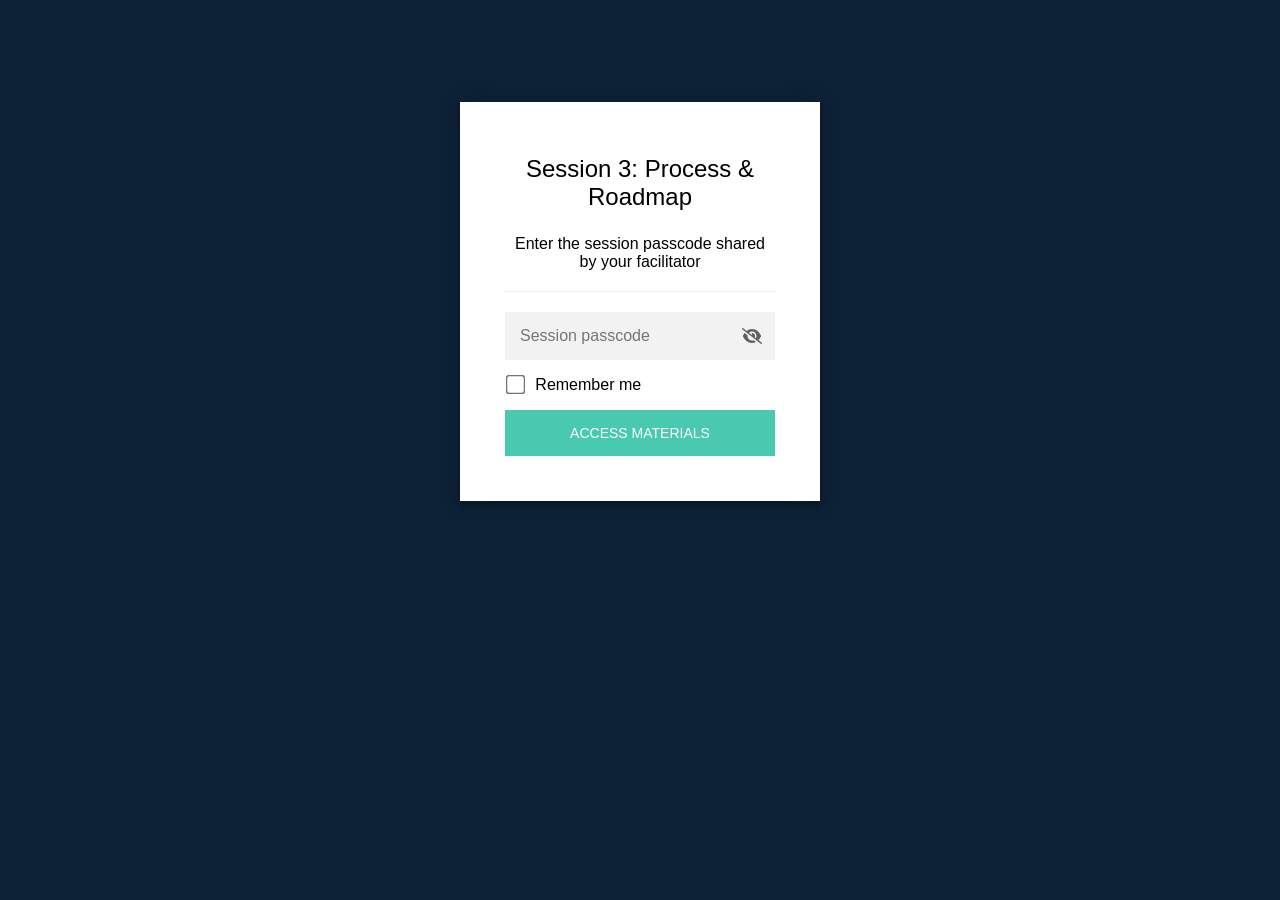
<file: courses/ai-powered-qa/session3.html>
<!DOCTYPE html>
<html class="staticrypt-html">
    <head>
        <meta charset="utf-8" />
        <title>Session 3: Process & Roadmap</title>
        <meta name="viewport" content="width=device-width, initial-scale=1" />

        <!-- do not cache this page -->
        <meta http-equiv="cache-control" content="max-age=0" />
        <meta http-equiv="cache-control" content="no-cache" />
        <meta http-equiv="expires" content="0" />
        <meta http-equiv="expires" content="Tue, 01 Jan 1980 1:00:00 GMT" />
        <meta http-equiv="pragma" content="no-cache" />

        <style>
            .staticrypt-hr {
                margin-top: 20px;
                margin-bottom: 20px;
                border: 0;
                border-top: 1px solid #eee;
            }

            .staticrypt-page {
                width: 360px;
                padding: 8% 0 0;
                margin: auto;
                box-sizing: border-box;
            }

            .staticrypt-form {
                position: relative;
                z-index: 1;
                background: #ffffff;
                max-width: 360px;
                margin: 0 auto 100px;
                padding: 45px;
                text-align: center;
                box-shadow: 0 0 20px 0 rgba(0, 0, 0, 0.2), 0 5px 5px 0 rgba(0, 0, 0, 0.24);
            }

            .staticrypt-form input[type="password"],
            input[type="text"] {
                background: inherit;
                border: 0;
                box-sizing: border-box; /* This ensures padding is included in the total width */
                font-size: 14px;
                outline: 0;
                padding: 15px 30px 15px 15px; /* Adjust the padding to ensure there is space for the icon */
                width: 100%;
            }

            .staticrypt-password-container {
                position: relative;
                outline: 0;
                background: #f2f2f2;
                width: 100%;
                border: 0;
                margin: 0 0 15px;
                box-sizing: border-box;
            }

            .staticrypt-toggle-password-visibility {
                cursor: pointer;
                height: 20px;
                opacity: 60%;
                padding: 13px;
                position: absolute;
                right: 0;
                top: 50%;
                transform: translateY(-50%);
                width: 20px;
            }

            .staticrypt-form .staticrypt-decrypt-button {
                text-transform: uppercase;
                outline: 0;
                background: #48C9B0;
                width: 100%;
                border: 0;
                padding: 15px;
                color: #ffffff;
                font-size: 14px;
                cursor: pointer;
            }

            .staticrypt-form .staticrypt-decrypt-button:hover,
            .staticrypt-form .staticrypt-decrypt-button:active,
            .staticrypt-form .staticrypt-decrypt-button:focus {
                background: #48C9B0;
                filter: brightness(92%);
            }

            .staticrypt-html {
                height: 100%;
            }

            .staticrypt-body {
                height: 100%;
                margin: 0;
            }

            .staticrypt-content {
                height: 100%;
                margin-bottom: 1em;
                background: #0D2137;
                font-family: "Arial", sans-serif;
                -webkit-font-smoothing: antialiased;
                -moz-osx-font-smoothing: grayscale;
            }

            .staticrypt-instructions {
                margin-top: -1em;
                margin-bottom: 1em;
            }

            .staticrypt-title {
                font-size: 1.5em;
            }

            label.staticrypt-remember {
                display: flex;
                align-items: center;
                margin-bottom: 1em;
            }

            .staticrypt-remember input[type="checkbox"] {
                transform: scale(1.5);
                margin-right: 1em;
            }

            .hidden {
                display: none !important;
            }

            .staticrypt-spinner-container {
                height: 100%;
                display: flex;
                align-items: center;
                justify-content: center;
            }

            .staticrypt-spinner {
                display: inline-block;
                width: 2rem;
                height: 2rem;
                vertical-align: text-bottom;
                border: 0.25em solid gray;
                border-right-color: transparent;
                border-radius: 50%;
                -webkit-animation: spinner-border 0.75s linear infinite;
                animation: spinner-border 0.75s linear infinite;
                animation-duration: 0.75s;
                animation-timing-function: linear;
                animation-delay: 0s;
                animation-iteration-count: infinite;
                animation-direction: normal;
                animation-fill-mode: none;
                animation-play-state: running;
                animation-name: spinner-border;
            }

            @keyframes spinner-border {
                100% {
                    transform: rotate(360deg);
                }
            }

            @media screen and (-webkit-min-device-pixel-ratio: 0) {
                .staticrypt-form input[type="password"],
                input[type="text"] {
                    font-size: 16px;
                }
            }
        </style>
    </head>

    <body class="staticrypt-body">
        <div id="staticrypt_loading" class="staticrypt-spinner-container">
            <div class="staticrypt-spinner"></div>
        </div>

        <div id="staticrypt_content" class="staticrypt-content hidden">
            <div class="staticrypt-page">
                <div class="staticrypt-form">
                    <div class="staticrypt-instructions">
                        <p class="staticrypt-title">Session 3: Process & Roadmap</p>
                        <p>Enter the session passcode shared by your facilitator</p>
                    </div>

                    <hr class="staticrypt-hr" />

                    <form id="staticrypt-form" action="#" method="post">
                        <div class="staticrypt-password-container">
                            <input
                                id="staticrypt-password"
                                type="password"
                                name="password"
                                placeholder="Session passcode"
                                autofocus
                            />

                            <img
                                class="staticrypt-toggle-password-visibility"
                                alt="Show password"
                                title="Show password"
                                src="[data-uri]"
                            />
                        </div>

                        <label id="staticrypt-remember-label" class="staticrypt-remember hidden">
                            <input id="staticrypt-remember" type="checkbox" name="remember" />
                            Remember me
                        </label>

                        <input type="submit" class="staticrypt-decrypt-button" value="Access Materials" />
                    </form>
                </div>
            </div>
        </div>

        <script>
            // these variables will be filled when generating the file - the template format is 'variable_name'
            const staticryptInitiator = ((function(){
  const exports = {};
  const cryptoEngine = ((function(){
  const exports = {};
  const { subtle } = crypto;

const IV_BITS = 16 * 8;
const HEX_BITS = 4;
const ENCRYPTION_ALGO = "AES-CBC";

/**
 * Translates between utf8 encoded hexadecimal strings
 * and Uint8Array bytes.
 */
const HexEncoder = {
    /**
     * hex string -> bytes
     * @param {string} hexString
     * @returns {Uint8Array}
     */
    parse: function (hexString) {
        if (hexString.length % 2 !== 0) throw "Invalid hexString";
        const arrayBuffer = new Uint8Array(hexString.length / 2);

        for (let i = 0; i < hexString.length; i += 2) {
            const byteValue = parseInt(hexString.substring(i, i + 2), 16);
            if (isNaN(byteValue)) {
                throw "Invalid hexString";
            }
            arrayBuffer[i / 2] = byteValue;
        }
        return arrayBuffer;
    },

    /**
     * bytes -> hex string
     * @param {Uint8Array} bytes
     * @returns {string}
     */
    stringify: function (bytes) {
        const hexBytes = [];

        for (let i = 0; i < bytes.length; ++i) {
            let byteString = bytes[i].toString(16);
            if (byteString.length < 2) {
                byteString = "0" + byteString;
            }
            hexBytes.push(byteString);
        }
        return hexBytes.join("");
    },
};

/**
 * Translates between utf8 strings and Uint8Array bytes.
 */
const UTF8Encoder = {
    parse: function (str) {
        return new TextEncoder().encode(str);
    },

    stringify: function (bytes) {
        return new TextDecoder().decode(bytes);
    },
};

/**
 * Salt and encrypt a msg with a password.
 */
async function encrypt(msg, hashedPassword) {
    // Must be 16 bytes, unpredictable, and preferably cryptographically random. However, it need not be secret.
    // https://developer.mozilla.org/en-US/docs/Web/API/SubtleCrypto/encrypt#parameters
    const iv = crypto.getRandomValues(new Uint8Array(IV_BITS / 8));

    const key = await subtle.importKey("raw", HexEncoder.parse(hashedPassword), ENCRYPTION_ALGO, false, ["encrypt"]);

    const encrypted = await subtle.encrypt(
        {
            name: ENCRYPTION_ALGO,
            iv: iv,
        },
        key,
        UTF8Encoder.parse(msg)
    );

    // iv will be 32 hex characters, we prepend it to the ciphertext for use in decryption
    return HexEncoder.stringify(iv) + HexEncoder.stringify(new Uint8Array(encrypted));
}
exports.encrypt = encrypt;

/**
 * Decrypt a salted msg using a password.
 *
 * @param {string} encryptedMsg
 * @param {string} hashedPassword
 * @returns {Promise<string>}
 */
async function decrypt(encryptedMsg, hashedPassword) {
    const ivLength = IV_BITS / HEX_BITS;
    const iv = HexEncoder.parse(encryptedMsg.substring(0, ivLength));
    const encrypted = encryptedMsg.substring(ivLength);

    const key = await subtle.importKey("raw", HexEncoder.parse(hashedPassword), ENCRYPTION_ALGO, false, ["decrypt"]);

    const outBuffer = await subtle.decrypt(
        {
            name: ENCRYPTION_ALGO,
            iv: iv,
        },
        key,
        HexEncoder.parse(encrypted)
    );

    return UTF8Encoder.stringify(new Uint8Array(outBuffer));
}
exports.decrypt = decrypt;

/**
 * Salt and hash the password so it can be stored in localStorage without opening a password reuse vulnerability.
 *
 * @param {string} password
 * @param {string} salt
 * @returns {Promise<string>}
 */
async function hashPassword(password, salt) {
    // we hash the password in multiple steps, each adding more iterations. This is because we used to allow less
    // iterations, so for backward compatibility reasons, we need to support going from that to more iterations.
    let hashedPassword = await hashLegacyRound(password, salt);

    hashedPassword = await hashSecondRound(hashedPassword, salt);

    return hashThirdRound(hashedPassword, salt);
}
exports.hashPassword = hashPassword;

/**
 * This hashes the password with 1k iterations. This is a low number, we need this function to support backwards
 * compatibility.
 *
 * @param {string} password
 * @param {string} salt
 * @returns {Promise<string>}
 */
function hashLegacyRound(password, salt) {
    return pbkdf2(password, salt, 1000, "SHA-1");
}
exports.hashLegacyRound = hashLegacyRound;

/**
 * Add a second round of iterations. This is because we used to use 1k, so for backwards compatibility with
 * remember-me/autodecrypt links, we need to support going from that to more iterations.
 *
 * @param hashedPassword
 * @param salt
 * @returns {Promise<string>}
 */
function hashSecondRound(hashedPassword, salt) {
    return pbkdf2(hashedPassword, salt, 14000, "SHA-256");
}
exports.hashSecondRound = hashSecondRound;

/**
 * Add a third round of iterations to bring total number to 600k. This is because we used to use 1k, then 15k, so for
 * backwards compatibility with remember-me/autodecrypt links, we need to support going from that to more iterations.
 *
 * @param hashedPassword
 * @param salt
 * @returns {Promise<string>}
 */
function hashThirdRound(hashedPassword, salt) {
    return pbkdf2(hashedPassword, salt, 585000, "SHA-256");
}
exports.hashThirdRound = hashThirdRound;

/**
 * Salt and hash the password so it can be stored in localStorage without opening a password reuse vulnerability.
 *
 * @param {string} password
 * @param {string} salt
 * @param {int} iterations
 * @param {string} hashAlgorithm
 * @returns {Promise<string>}
 */
async function pbkdf2(password, salt, iterations, hashAlgorithm) {
    const key = await subtle.importKey("raw", UTF8Encoder.parse(password), "PBKDF2", false, ["deriveBits"]);

    const keyBytes = await subtle.deriveBits(
        {
            name: "PBKDF2",
            hash: hashAlgorithm,
            iterations,
            salt: UTF8Encoder.parse(salt),
        },
        key,
        256
    );

    return HexEncoder.stringify(new Uint8Array(keyBytes));
}

function generateRandomSalt() {
    const bytes = crypto.getRandomValues(new Uint8Array(128 / 8));

    return HexEncoder.stringify(new Uint8Array(bytes));
}
exports.generateRandomSalt = generateRandomSalt;

async function signMessage(hashedPassword, message) {
    const key = await subtle.importKey(
        "raw",
        HexEncoder.parse(hashedPassword),
        {
            name: "HMAC",
            hash: "SHA-256",
        },
        false,
        ["sign"]
    );
    const signature = await subtle.sign("HMAC", key, UTF8Encoder.parse(message));

    return HexEncoder.stringify(new Uint8Array(signature));
}
exports.signMessage = signMessage;

function getRandomAlphanum() {
    const possibleCharacters = "abcdefghijklmnopqrstuvwxyzABCDEFGHIJKLMNOPQRSTUVWXYZ0123456789";

    let byteArray;
    let parsedInt;

    // Keep generating new random bytes until we get a value that falls
    // within a range that can be evenly divided by possibleCharacters.length
    do {
        byteArray = crypto.getRandomValues(new Uint8Array(1));
        // extract the lowest byte to get an int from 0 to 255 (probably unnecessary, since we're only generating 1 byte)
        parsedInt = byteArray[0] & 0xff;
    } while (parsedInt >= 256 - (256 % possibleCharacters.length));

    // Take the modulo of the parsed integer to get a random number between 0 and totalLength - 1
    const randomIndex = parsedInt % possibleCharacters.length;

    return possibleCharacters[randomIndex];
}

/**
 * Generate a random string of a given length.
 *
 * @param {int} length
 * @returns {string}
 */
function generateRandomString(length) {
    let randomString = "";

    for (let i = 0; i < length; i++) {
        randomString += getRandomAlphanum();
    }

    return randomString;
}
exports.generateRandomString = generateRandomString;

  return exports;
})());
const codec = ((function(){
  const exports = {};
  /**
 * Initialize the codec with the provided cryptoEngine - this return functions to encode and decode messages.
 *
 * @param cryptoEngine - the engine to use for encryption / decryption
 */
function init(cryptoEngine) {
    const exports = {};

    /**
     * Top-level function for encoding a message.
     * Includes password hashing, encryption, and signing.
     *
     * @param {string} msg
     * @param {string} password
     * @param {string} salt
     *
     * @returns {string} The encoded text
     */
    async function encode(msg, password, salt) {
        const hashedPassword = await cryptoEngine.hashPassword(password, salt);

        const encrypted = await cryptoEngine.encrypt(msg, hashedPassword);

        // we use the hashed password in the HMAC because this is effectively what will be used a password (so we can store
        // it in localStorage safely, we don't use the clear text password)
        const hmac = await cryptoEngine.signMessage(hashedPassword, encrypted);

        return hmac + encrypted;
    }
    exports.encode = encode;

    /**
     * Encode using a password that has already been hashed. This is useful to encode multiple messages in a row, that way
     * we don't need to hash the password multiple times.
     *
     * @param {string} msg
     * @param {string} hashedPassword
     *
     * @returns {string} The encoded text
     */
    async function encodeWithHashedPassword(msg, hashedPassword) {
        const encrypted = await cryptoEngine.encrypt(msg, hashedPassword);

        // we use the hashed password in the HMAC because this is effectively what will be used a password (so we can store
        // it in localStorage safely, we don't use the clear text password)
        const hmac = await cryptoEngine.signMessage(hashedPassword, encrypted);

        return hmac + encrypted;
    }
    exports.encodeWithHashedPassword = encodeWithHashedPassword;

    /**
     * Top-level function for decoding a message.
     * Includes signature check and decryption.
     *
     * @param {string} signedMsg
     * @param {string} hashedPassword
     * @param {string} salt
     * @param {int} backwardCompatibleAttempt
     * @param {string} originalPassword
     *
     * @returns {Object} {success: true, decoded: string} | {success: false, message: string}
     */
    async function decode(signedMsg, hashedPassword, salt, backwardCompatibleAttempt = 0, originalPassword = "") {
        const encryptedHMAC = signedMsg.substring(0, 64);
        const encryptedMsg = signedMsg.substring(64);
        const decryptedHMAC = await cryptoEngine.signMessage(hashedPassword, encryptedMsg);

        if (decryptedHMAC !== encryptedHMAC) {
            // we have been raising the number of iterations in the hashing algorithm multiple times, so to support the old
            // remember-me/autodecrypt links we need to try bringing the old hashes up to speed.
            originalPassword = originalPassword || hashedPassword;
            if (backwardCompatibleAttempt === 0) {
                const updatedHashedPassword = await cryptoEngine.hashThirdRound(originalPassword, salt);

                return decode(signedMsg, updatedHashedPassword, salt, backwardCompatibleAttempt + 1, originalPassword);
            }
            if (backwardCompatibleAttempt === 1) {
                let updatedHashedPassword = await cryptoEngine.hashSecondRound(originalPassword, salt);
                updatedHashedPassword = await cryptoEngine.hashThirdRound(updatedHashedPassword, salt);

                return decode(signedMsg, updatedHashedPassword, salt, backwardCompatibleAttempt + 1, originalPassword);
            }

            return { success: false, message: "Signature mismatch" };
        }

        return {
            success: true,
            decoded: await cryptoEngine.decrypt(encryptedMsg, hashedPassword),
        };
    }
    exports.decode = decode;

    return exports;
}
exports.init = init;

  return exports;
})());
const decode = codec.init(cryptoEngine).decode;

/**
 * Initialize the staticrypt module, that exposes functions callbable by the password_template.
 *
 * @param {{
 *  staticryptEncryptedMsgUniqueVariableName: string,
 *  isRememberEnabled: boolean,
 *  rememberDurationInDays: number,
 *  staticryptSaltUniqueVariableName: string,
 * }} staticryptConfig - object of data that is stored on the password_template at encryption time.
 *
 * @param {{
 *  rememberExpirationKey: string,
 *  rememberPassphraseKey: string,
 *  replaceHtmlCallback: function,
 *  clearLocalStorageCallback: function,
 * }} templateConfig - object of data that can be configured by a custom password_template.
 */
function init(staticryptConfig, templateConfig) {
    const exports = {};

    /**
     * Decrypt our encrypted page, replace the whole HTML.
     *
     * @param {string} hashedPassword
     * @returns {Promise<boolean>}
     */
    async function decryptAndReplaceHtml(hashedPassword) {
        const { staticryptEncryptedMsgUniqueVariableName, staticryptSaltUniqueVariableName } = staticryptConfig;
        const { replaceHtmlCallback } = templateConfig;

        const result = await decode(
            staticryptEncryptedMsgUniqueVariableName,
            hashedPassword,
            staticryptSaltUniqueVariableName
        );
        if (!result.success) {
            return false;
        }
        const plainHTML = result.decoded;

        // if the user configured a callback call it, otherwise just replace the whole HTML
        if (typeof replaceHtmlCallback === "function") {
            replaceHtmlCallback(plainHTML);
        } else {
            document.write(plainHTML);
            document.close();
        }

        return true;
    }

    /**
     * Attempt to decrypt the page and replace the whole HTML.
     *
     * @param {string} password
     * @param {boolean} isRememberChecked
     *
     * @returns {Promise<{isSuccessful: boolean, hashedPassword?: string}>} - we return an object, so that if we want to
     *   expose more information in the future we can do it without breaking the password_template
     */
    async function handleDecryptionOfPage(password, isRememberChecked) {
        const { staticryptSaltUniqueVariableName } = staticryptConfig;

        // decrypt and replace the whole page
        const hashedPassword = await cryptoEngine.hashPassword(password, staticryptSaltUniqueVariableName);
        return handleDecryptionOfPageFromHash(hashedPassword, isRememberChecked);
    }
    exports.handleDecryptionOfPage = handleDecryptionOfPage;

    async function handleDecryptionOfPageFromHash(hashedPassword, isRememberChecked) {
        const { isRememberEnabled, rememberDurationInDays } = staticryptConfig;
        const { rememberExpirationKey, rememberPassphraseKey } = templateConfig;

        const isDecryptionSuccessful = await decryptAndReplaceHtml(hashedPassword);

        if (!isDecryptionSuccessful) {
            return {
                isSuccessful: false,
                hashedPassword,
            };
        }

        // remember the hashedPassword and set its expiration if necessary
        if (isRememberEnabled && isRememberChecked) {
            window.localStorage.setItem(rememberPassphraseKey, hashedPassword);

            // set the expiration if the duration isn't 0 (meaning no expiration)
            if (rememberDurationInDays > 0) {
                window.localStorage.setItem(
                    rememberExpirationKey,
                    (new Date().getTime() + rememberDurationInDays * 24 * 60 * 60 * 1000).toString()
                );
            }
        }

        return {
            isSuccessful: true,
            hashedPassword,
        };
    }
    exports.handleDecryptionOfPageFromHash = handleDecryptionOfPageFromHash;

    /**
     * Clear localstorage from staticrypt related values
     */
    function clearLocalStorage() {
        const { clearLocalStorageCallback, rememberExpirationKey, rememberPassphraseKey } = templateConfig;

        if (typeof clearLocalStorageCallback === "function") {
            clearLocalStorageCallback();
        } else {
            localStorage.removeItem(rememberPassphraseKey);
            localStorage.removeItem(rememberExpirationKey);
        }
    }

    async function handleDecryptOnLoad() {
        let isSuccessful = await decryptOnLoadFromUrl();

        if (!isSuccessful) {
            isSuccessful = await decryptOnLoadFromRememberMe();
        }

        return { isSuccessful };
    }
    exports.handleDecryptOnLoad = handleDecryptOnLoad;

    /**
     * Clear storage if we are logging out
     *
     * @returns {boolean} - whether we logged out
     */
    function logoutIfNeeded() {
        const logoutKey = "staticrypt_logout";

        // handle logout through query param
        const queryParams = new URLSearchParams(window.location.search);
        if (queryParams.has(logoutKey)) {
            clearLocalStorage();
            return true;
        }

        // handle logout through URL fragment
        const hash = window.location.hash.substring(1);
        if (hash.includes(logoutKey)) {
            clearLocalStorage();
            return true;
        }

        return false;
    }

    /**
     * To be called on load: check if we want to try to decrypt and replace the HTML with the decrypted content, and
     * try to do it if needed.
     *
     * @returns {Promise<boolean>} true if we derypted and replaced the whole page, false otherwise
     */
    async function decryptOnLoadFromRememberMe() {
        const { rememberDurationInDays } = staticryptConfig;
        const { rememberExpirationKey, rememberPassphraseKey } = templateConfig;

        // if we are login out, terminate
        if (logoutIfNeeded()) {
            return false;
        }

        // if there is expiration configured, check if we're not beyond the expiration
        if (rememberDurationInDays && rememberDurationInDays > 0) {
            const expiration = localStorage.getItem(rememberExpirationKey),
                isExpired = expiration && new Date().getTime() > parseInt(expiration);

            if (isExpired) {
                clearLocalStorage();
                return false;
            }
        }

        const hashedPassword = localStorage.getItem(rememberPassphraseKey);

        if (hashedPassword) {
            // try to decrypt
            const isDecryptionSuccessful = await decryptAndReplaceHtml(hashedPassword);

            // if the decryption is unsuccessful the password might be wrong - silently clear the saved data and let
            // the user fill the password form again
            if (!isDecryptionSuccessful) {
                clearLocalStorage();
                return false;
            }

            return true;
        }

        return false;
    }

    async function decryptOnLoadFromUrl() {
        const passwordKey = "staticrypt_pwd";
        const rememberMeKey = "remember_me";

        // try to get the password from the query param (for backward compatibility - we now want to avoid this method,
        // since it sends the hashed password to the server which isn't needed)
        const queryParams = new URLSearchParams(window.location.search);
        const hashedPasswordQuery = queryParams.get(passwordKey);
        const rememberMeQuery = queryParams.get(rememberMeKey);

        const urlFragment = window.location.hash.substring(1);
        // get the password from the url fragment
        const hashedPasswordRegexMatch = urlFragment.match(new RegExp(passwordKey + "=([^&]*)"));
        const hashedPasswordFragment = hashedPasswordRegexMatch ? hashedPasswordRegexMatch[1] : null;
        const rememberMeFragment = urlFragment.includes(rememberMeKey);

        const hashedPassword = hashedPasswordFragment || hashedPasswordQuery;
        const rememberMe = rememberMeFragment || rememberMeQuery;

        if (hashedPassword) {
            return handleDecryptionOfPageFromHash(hashedPassword, rememberMe);
        }

        return false;
    }

    return exports;
}
exports.init = init;

  return exports;
})());
            const templateError = "Incorrect passcode. Try again.",
                templateToggleAltShow = "Show password",
                templateToggleAltHide = "Hide password",
                isRememberEnabled = true,
                staticryptConfig = {"staticryptEncryptedMsgUniqueVariableName":"[base64]","isRememberEnabled":true,"rememberDurationInDays":0,"staticryptSaltUniqueVariableName":"bc103a13a0ab8072d2b430b3cf6fd8c0"};

            // you can edit these values to customize some of the behavior of StatiCrypt
            const templateConfig = {
                rememberExpirationKey: "staticrypt_expiration",
                rememberPassphraseKey: "staticrypt_passphrase",
                replaceHtmlCallback: null,
                clearLocalStorageCallback: null,
            };

            // init the staticrypt engine
            const staticrypt = staticryptInitiator.init(staticryptConfig, templateConfig);

            // try to automatically decrypt on load if there is a saved password
            window.onload = async function () {
                const { isSuccessful } = await staticrypt.handleDecryptOnLoad();

                // if we didn't decrypt anything on load, show the password prompt. Otherwise the content has already been
                // replaced, no need to do anything
                if (!isSuccessful) {
                    // hide loading screen
                    document.getElementById("staticrypt_loading").classList.add("hidden");
                    document.getElementById("staticrypt_content").classList.remove("hidden");
                    document.getElementById("staticrypt-password").focus();

                    // show the remember me checkbox
                    if (isRememberEnabled) {
                        document.getElementById("staticrypt-remember-label").classList.remove("hidden");
                    }
                }
            };

            // toggle password visibility
            const toggleIcon = document.querySelector(".staticrypt-toggle-password-visibility");
            // these two icons are coming from FontAwesome
            const imgSrcEyeClosed =
                "[data-uri]";
            const imgSrcEyeOpened =
                "[data-uri]";
            toggleIcon.addEventListener("click", function () {
                const passwordInput = document.getElementById("staticrypt-password");
                if (passwordInput.type === "password") {
                    passwordInput.type = "text";
                    toggleIcon.src = imgSrcEyeOpened;
                    toggleIcon.alt = templateToggleAltHide;
                    toggleIcon.title = templateToggleAltHide;
                } else {
                    passwordInput.type = "password";
                    toggleIcon.src = imgSrcEyeClosed;
                    toggleIcon.alt = templateToggleAltShow;
                    toggleIcon.title = templateToggleAltShow;
                }
            });

            // handle password form submission
            document.getElementById("staticrypt-form").addEventListener("submit", async function (e) {
                e.preventDefault();

                const password = document.getElementById("staticrypt-password").value,
                    isRememberChecked = document.getElementById("staticrypt-remember").checked;

                const { isSuccessful } = await staticrypt.handleDecryptionOfPage(password, isRememberChecked);

                if (!isSuccessful) {
                    alert(templateError);
                }
            });
        </script>
    </body>
</html>
</file>
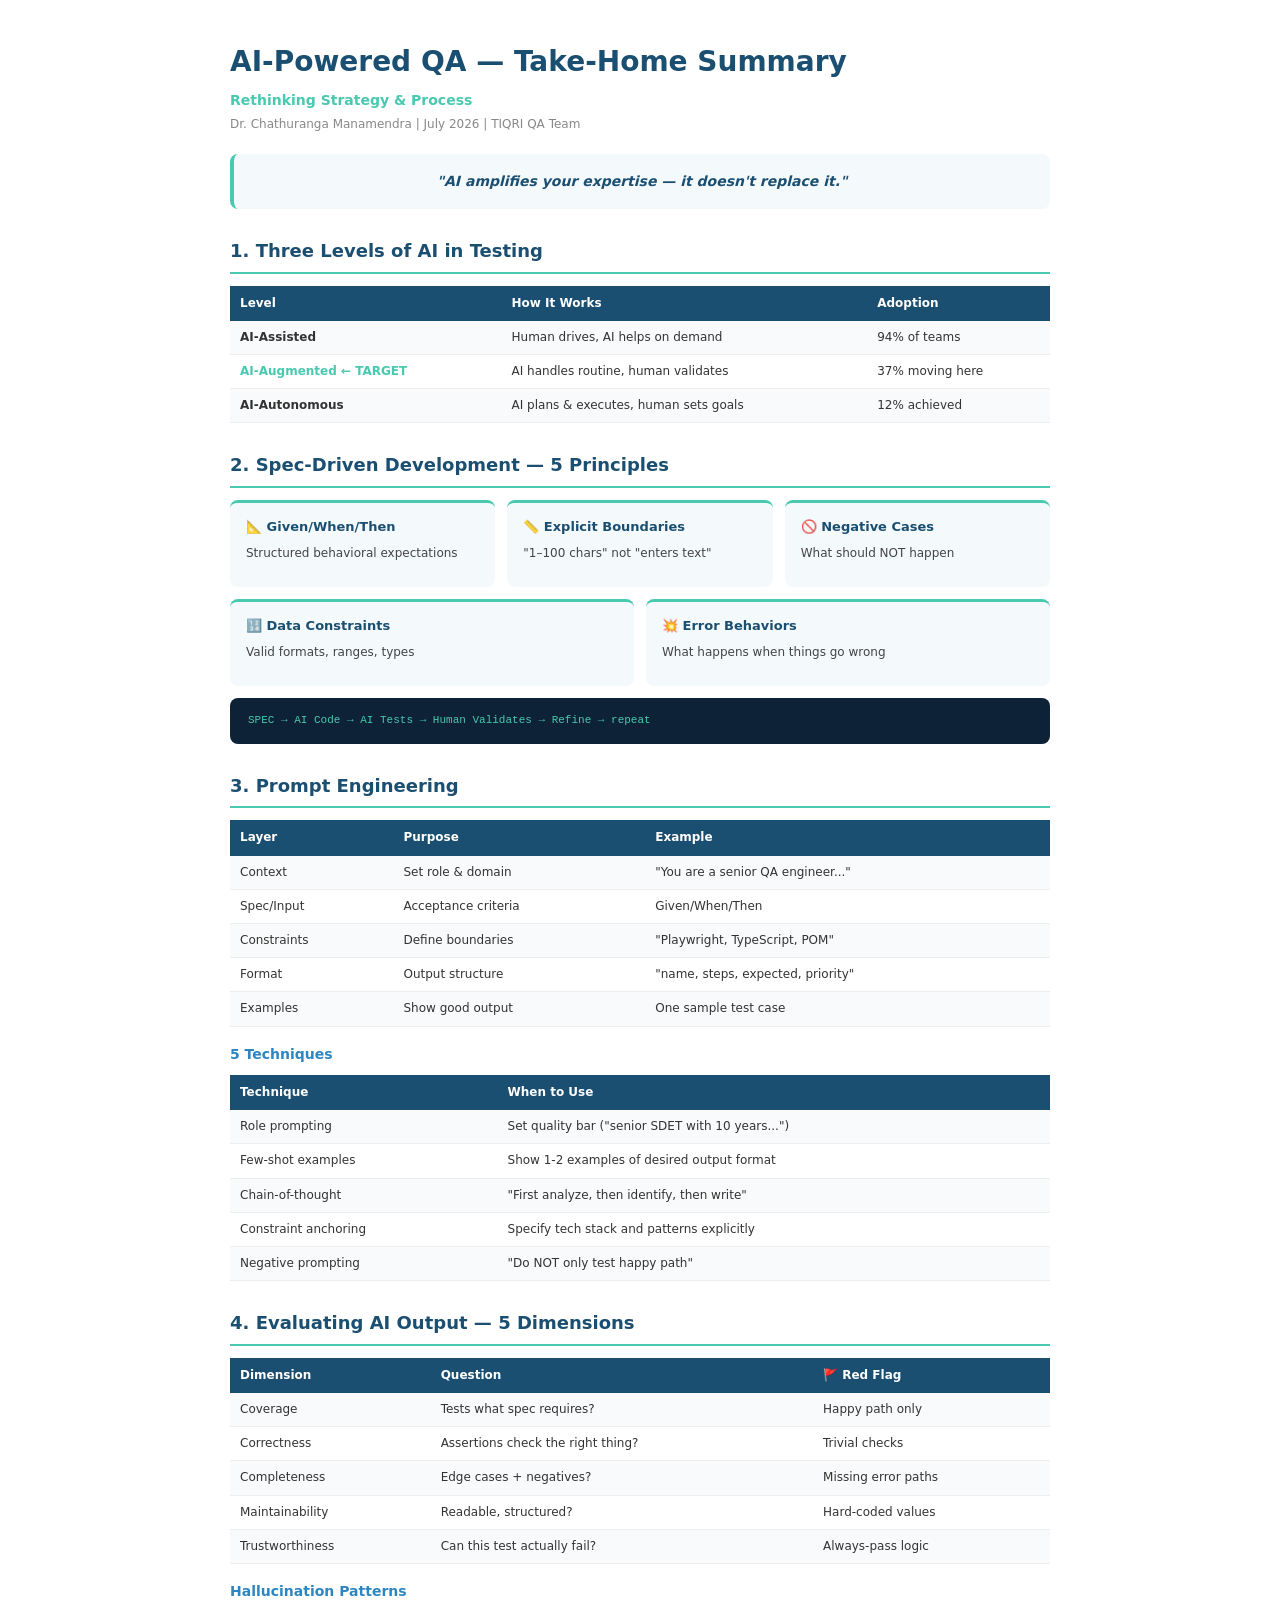
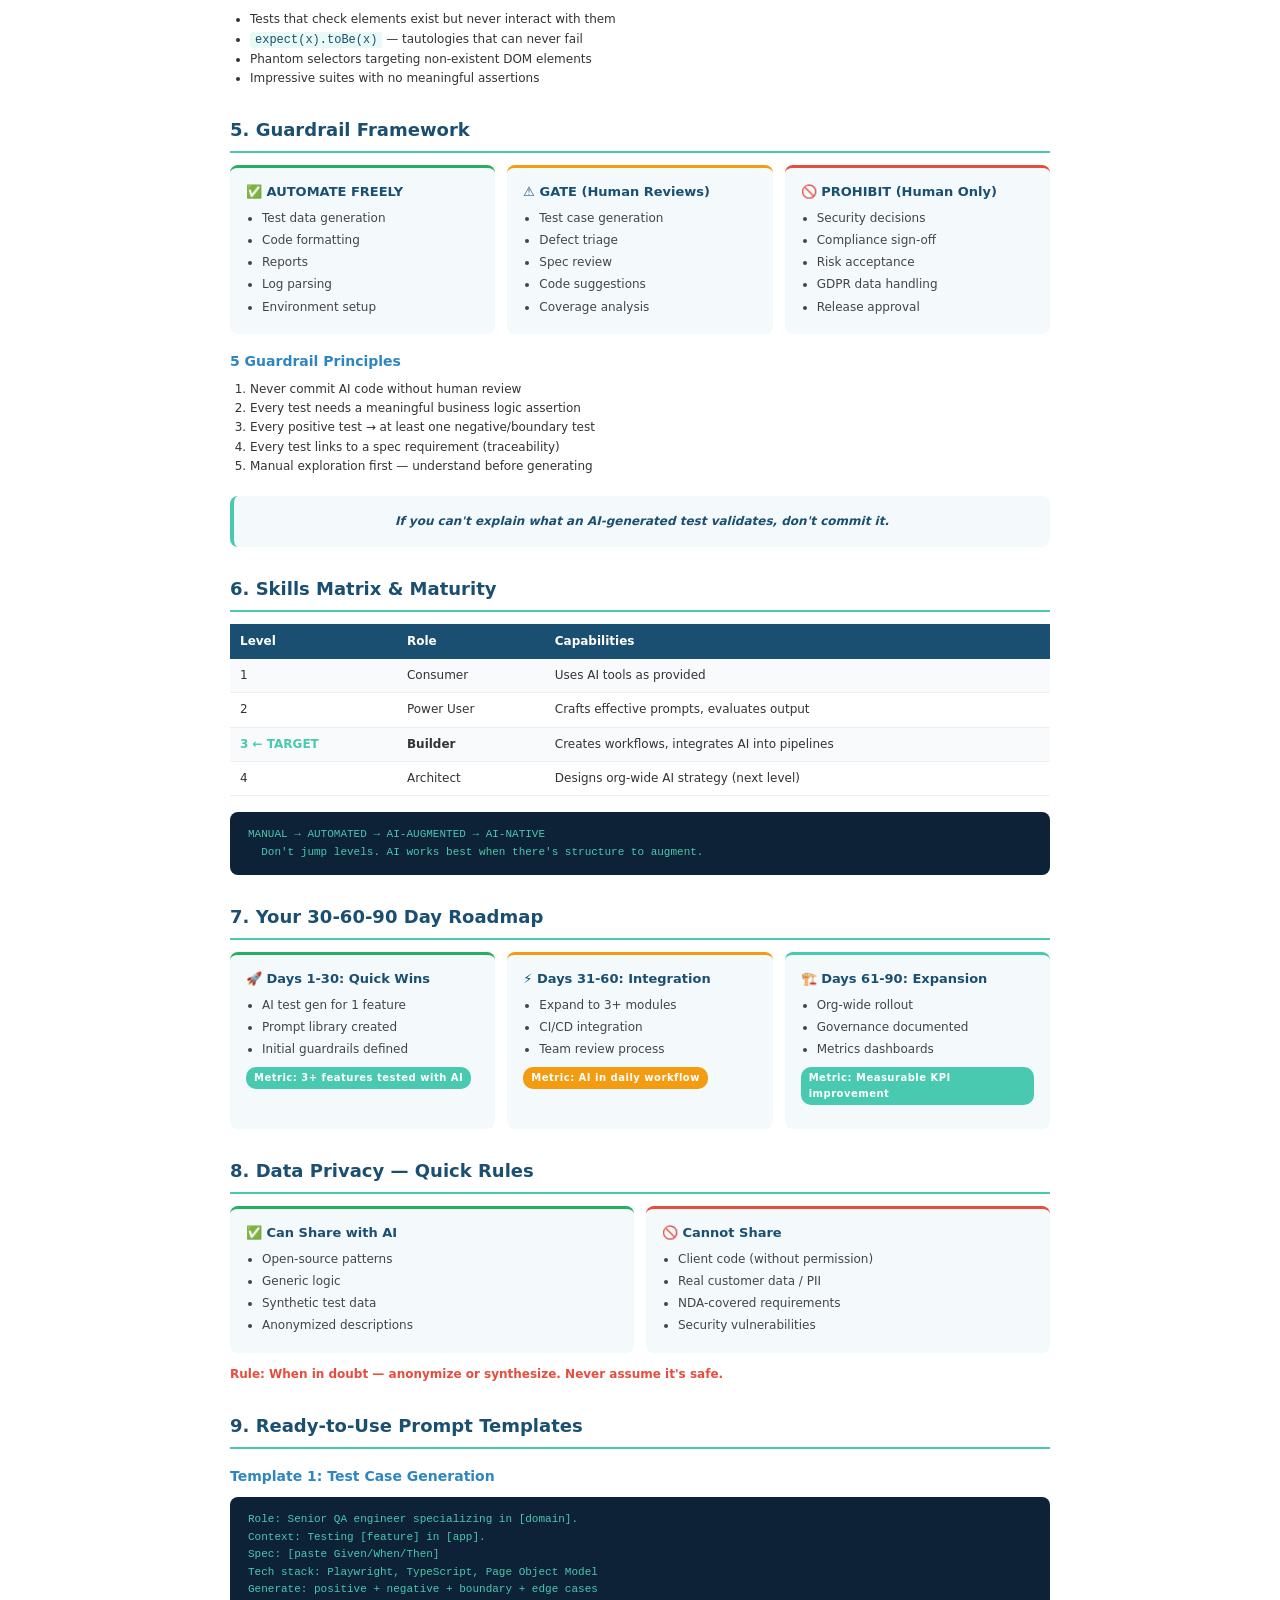
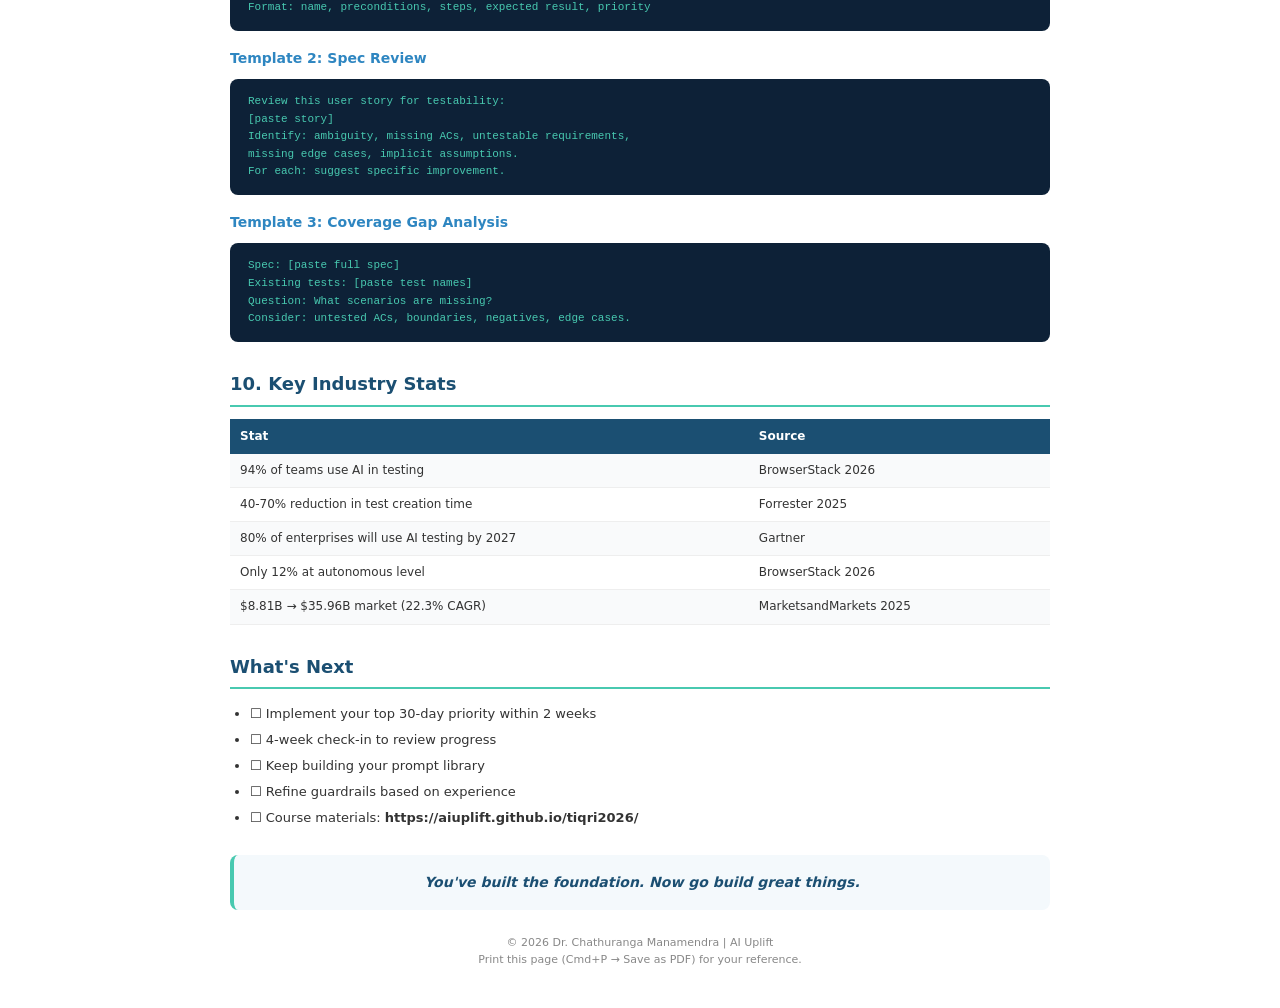
<file: courses/ai-powered-qa/takehome.html>
<!DOCTYPE html>
<html lang="en">
<head>
<meta charset="UTF-8">
<meta name="viewport" content="width=device-width, initial-scale=1.0">
<title>AI-Powered QA — Take-Home Summary</title>
<style>
  :root {
    --navy: #1B4F72;
    --blue: #2E86C1;
    --mint: #48C9B0;
    --dark-bg: #0D2137;
    --light-bg: #F4F9FC;
    --red: #E74C3C;
    --amber: #F39C12;
    --green: #27AE60;
  }
  * { margin: 0; padding: 0; box-sizing: border-box; }
  body {
    font-family: system-ui, 'Segoe UI', sans-serif;
    background: #fff;
    color: #333;
    line-height: 1.6;
    padding: 40px;
    max-width: 900px;
    margin: 0 auto;
  }
  h1 { font-size: 28px; color: var(--navy); margin-bottom: 4px; }
  h2 { font-size: 18px; color: var(--navy); margin: 28px 0 12px 0; padding-bottom: 6px; border-bottom: 2px solid var(--mint); }
  h3 { font-size: 14px; color: var(--blue); margin: 16px 0 8px 0; }
  p { margin-bottom: 10px; font-size: 13px; }
  .subtitle { font-size: 14px; color: var(--mint); font-weight: 600; margin-bottom: 4px; }
  .meta { font-size: 12px; color: #888; margin-bottom: 20px; }
  .big-quote { font-size: 14px; font-weight: 600; color: var(--navy); font-style: italic; text-align: center; padding: 16px; background: var(--light-bg); border-radius: 8px; margin: 20px 0; border-left: 4px solid var(--mint); }

  /* Tables */
  table { width: 100%; border-collapse: collapse; margin: 10px 0 16px 0; font-size: 12px; }
  th { background: var(--navy); color: #fff; padding: 8px 10px; text-align: left; font-weight: 700; }
  td { padding: 7px 10px; border-bottom: 1px solid #eee; }
  tr:nth-child(even) { background: #f9fafb; }

  /* Cards grid */
  .grid-3 { display: grid; grid-template-columns: 1fr 1fr 1fr; gap: 12px; margin: 12px 0; }
  .grid-2 { display: grid; grid-template-columns: 1fr 1fr; gap: 12px; margin: 12px 0; }
  .card { background: var(--light-bg); border-radius: 8px; padding: 14px 16px; border-top: 3px solid var(--mint); }
  .card-green { border-top-color: var(--green); }
  .card-amber { border-top-color: var(--amber); }
  .card-red { border-top-color: var(--red); }
  .card h4 { font-size: 13px; color: var(--navy); margin-bottom: 6px; }
  .card p, .card ul { font-size: 12px; color: #444; }
  .card ul { padding-left: 16px; }
  .card li { margin-bottom: 3px; }

  /* Code blocks */
  pre { background: var(--dark-bg); color: var(--mint); padding: 14px 18px; border-radius: 8px; font-size: 11px; line-height: 1.6; overflow-x: auto; margin: 10px 0; }
  code { background: rgba(72,201,176,0.12); color: var(--navy); padding: 1px 5px; border-radius: 3px; font-size: 12px; }

  /* Badge */
  .badge { display: inline-block; background: var(--mint); color: #fff; font-size: 10px; font-weight: 700; padding: 3px 8px; border-radius: 10px; letter-spacing: 0.5px; }
  .badge-red { background: var(--red); }
  .badge-amber { background: var(--amber); }

  /* Print styles */
  @media print {
    body { padding: 20px; font-size: 11px; }
    h1 { font-size: 22px; }
    h2 { font-size: 15px; margin-top: 20px; }
    .card { break-inside: avoid; }
    table { font-size: 10px; }
    pre { font-size: 9px; }
    .no-print { display: none; }
  }
  @page { margin: 1.5cm; }
</style>
</head>
<body>

<h1>AI-Powered QA — Take-Home Summary</h1>
<div class="subtitle">Rethinking Strategy & Process</div>
<div class="meta">Dr. Chathuranga Manamendra | July 2026 | TIQRI QA Team</div>

<div class="big-quote">"AI amplifies your expertise — it doesn't replace it."</div>

<!-- ===== SECTION 1 ===== -->
<h2>1. Three Levels of AI in Testing</h2>
<table>
  <tr><th>Level</th><th>How It Works</th><th>Adoption</th></tr>
  <tr><td><strong>AI-Assisted</strong></td><td>Human drives, AI helps on demand</td><td>94% of teams</td></tr>
  <tr><td><strong style="color:var(--mint);">AI-Augmented ← TARGET</strong></td><td>AI handles routine, human validates</td><td>37% moving here</td></tr>
  <tr><td><strong>AI-Autonomous</strong></td><td>AI plans & executes, human sets goals</td><td>12% achieved</td></tr>
</table>

<!-- ===== SECTION 2 ===== -->
<h2>2. Spec-Driven Development — 5 Principles</h2>
<div class="grid-3">
  <div class="card"><h4>📐 Given/When/Then</h4><p>Structured behavioral expectations</p></div>
  <div class="card"><h4>📏 Explicit Boundaries</h4><p>"1–100 chars" not "enters text"</p></div>
  <div class="card"><h4>🚫 Negative Cases</h4><p>What should NOT happen</p></div>
</div>
<div class="grid-2">
  <div class="card"><h4>🔢 Data Constraints</h4><p>Valid formats, ranges, types</p></div>
  <div class="card"><h4>💥 Error Behaviors</h4><p>What happens when things go wrong</p></div>
</div>
<pre>SPEC → AI Code → AI Tests → Human Validates → Refine → repeat</pre>

<!-- ===== SECTION 3 ===== -->
<h2>3. Prompt Engineering</h2>
<table>
  <tr><th>Layer</th><th>Purpose</th><th>Example</th></tr>
  <tr><td>Context</td><td>Set role & domain</td><td>"You are a senior QA engineer..."</td></tr>
  <tr><td>Spec/Input</td><td>Acceptance criteria</td><td>Given/When/Then</td></tr>
  <tr><td>Constraints</td><td>Define boundaries</td><td>"Playwright, TypeScript, POM"</td></tr>
  <tr><td>Format</td><td>Output structure</td><td>"name, steps, expected, priority"</td></tr>
  <tr><td>Examples</td><td>Show good output</td><td>One sample test case</td></tr>
</table>
<h3>5 Techniques</h3>
<table>
  <tr><th>Technique</th><th>When to Use</th></tr>
  <tr><td>Role prompting</td><td>Set quality bar ("senior SDET with 10 years...")</td></tr>
  <tr><td>Few-shot examples</td><td>Show 1-2 examples of desired output format</td></tr>
  <tr><td>Chain-of-thought</td><td>"First analyze, then identify, then write"</td></tr>
  <tr><td>Constraint anchoring</td><td>Specify tech stack and patterns explicitly</td></tr>
  <tr><td>Negative prompting</td><td>"Do NOT only test happy path"</td></tr>
</table>

<!-- ===== SECTION 4 ===== -->
<h2>4. Evaluating AI Output — 5 Dimensions</h2>
<table>
  <tr><th>Dimension</th><th>Question</th><th>🚩 Red Flag</th></tr>
  <tr><td>Coverage</td><td>Tests what spec requires?</td><td>Happy path only</td></tr>
  <tr><td>Correctness</td><td>Assertions check the right thing?</td><td>Trivial checks</td></tr>
  <tr><td>Completeness</td><td>Edge cases + negatives?</td><td>Missing error paths</td></tr>
  <tr><td>Maintainability</td><td>Readable, structured?</td><td>Hard-coded values</td></tr>
  <tr><td>Trustworthiness</td><td>Can this test actually fail?</td><td>Always-pass logic</td></tr>
</table>
<h3>Hallucination Patterns</h3>
<ul style="font-size:12px;padding-left:20px;margin-bottom:12px;">
  <li>Tests that check elements exist but never interact with them</li>
  <li><code>expect(x).toBe(x)</code> — tautologies that can never fail</li>
  <li>Phantom selectors targeting non-existent DOM elements</li>
  <li>Impressive suites with no meaningful assertions</li>
</ul>

<!-- ===== SECTION 5 ===== -->
<h2>5. Guardrail Framework</h2>
<div class="grid-3">
  <div class="card card-green"><h4>✅ AUTOMATE FREELY</h4>
    <ul><li>Test data generation</li><li>Code formatting</li><li>Reports</li><li>Log parsing</li><li>Environment setup</li></ul>
  </div>
  <div class="card card-amber"><h4>⚠️ GATE (Human Reviews)</h4>
    <ul><li>Test case generation</li><li>Defect triage</li><li>Spec review</li><li>Code suggestions</li><li>Coverage analysis</li></ul>
  </div>
  <div class="card card-red"><h4>🚫 PROHIBIT (Human Only)</h4>
    <ul><li>Security decisions</li><li>Compliance sign-off</li><li>Risk acceptance</li><li>GDPR data handling</li><li>Release approval</li></ul>
  </div>
</div>
<h3>5 Guardrail Principles</h3>
<ol style="font-size:12px;padding-left:20px;margin-bottom:12px;">
  <li>Never commit AI code without human review</li>
  <li>Every test needs a meaningful business logic assertion</li>
  <li>Every positive test → at least one negative/boundary test</li>
  <li>Every test links to a spec requirement (traceability)</li>
  <li>Manual exploration first — understand before generating</li>
</ol>
<div class="big-quote" style="font-size:12px;">If you can't explain what an AI-generated test validates, don't commit it.</div>

<!-- ===== SECTION 6 ===== -->
<h2>6. Skills Matrix & Maturity</h2>
<table>
  <tr><th>Level</th><th>Role</th><th>Capabilities</th></tr>
  <tr><td>1</td><td>Consumer</td><td>Uses AI tools as provided</td></tr>
  <tr><td>2</td><td>Power User</td><td>Crafts effective prompts, evaluates output</td></tr>
  <tr><td style="color:var(--mint);font-weight:700;">3 ← TARGET</td><td style="font-weight:700;">Builder</td><td>Creates workflows, integrates AI into pipelines</td></tr>
  <tr><td>4</td><td>Architect</td><td>Designs org-wide AI strategy (next level)</td></tr>
</table>
<pre>MANUAL → AUTOMATED → AI-AUGMENTED → AI-NATIVE
  Don't jump levels. AI works best when there's structure to augment.</pre>

<!-- ===== SECTION 7 ===== -->
<h2>7. Your 30-60-90 Day Roadmap</h2>
<div class="grid-3">
  <div class="card card-green"><h4>🚀 Days 1-30: Quick Wins</h4>
    <ul><li>AI test gen for 1 feature</li><li>Prompt library created</li><li>Initial guardrails defined</li></ul>
    <p style="margin-top:8px;"><span class="badge">Metric: 3+ features tested with AI</span></p>
  </div>
  <div class="card card-amber"><h4>⚡ Days 31-60: Integration</h4>
    <ul><li>Expand to 3+ modules</li><li>CI/CD integration</li><li>Team review process</li></ul>
    <p style="margin-top:8px;"><span class="badge badge-amber">Metric: AI in daily workflow</span></p>
  </div>
  <div class="card"><h4>🏗️ Days 61-90: Expansion</h4>
    <ul><li>Org-wide rollout</li><li>Governance documented</li><li>Metrics dashboards</li></ul>
    <p style="margin-top:8px;"><span class="badge">Metric: Measurable KPI improvement</span></p>
  </div>
</div>

<!-- ===== SECTION 8 ===== -->
<h2>8. Data Privacy — Quick Rules</h2>
<div class="grid-2">
  <div class="card card-green"><h4>✅ Can Share with AI</h4>
    <ul><li>Open-source patterns</li><li>Generic logic</li><li>Synthetic test data</li><li>Anonymized descriptions</li></ul>
  </div>
  <div class="card card-red"><h4>🚫 Cannot Share</h4>
    <ul><li>Client code (without permission)</li><li>Real customer data / PII</li><li>NDA-covered requirements</li><li>Security vulnerabilities</li></ul>
  </div>
</div>
<p style="font-size:12px;font-weight:600;color:var(--red);">Rule: When in doubt — anonymize or synthesize. Never assume it's safe.</p>

<!-- ===== SECTION 9 ===== -->
<h2>9. Ready-to-Use Prompt Templates</h2>
<h3>Template 1: Test Case Generation</h3>
<pre>Role: Senior QA engineer specializing in [domain].
Context: Testing [feature] in [app].
Spec: [paste Given/When/Then]
Tech stack: Playwright, TypeScript, Page Object Model
Generate: positive + negative + boundary + edge cases
Format: name, preconditions, steps, expected result, priority</pre>

<h3>Template 2: Spec Review</h3>
<pre>Review this user story for testability:
[paste story]
Identify: ambiguity, missing ACs, untestable requirements,
missing edge cases, implicit assumptions.
For each: suggest specific improvement.</pre>

<h3>Template 3: Coverage Gap Analysis</h3>
<pre>Spec: [paste full spec]
Existing tests: [paste test names]
Question: What scenarios are missing?
Consider: untested ACs, boundaries, negatives, edge cases.</pre>

<!-- ===== SECTION 10 ===== -->
<h2>10. Key Industry Stats</h2>
<table>
  <tr><th>Stat</th><th>Source</th></tr>
  <tr><td>94% of teams use AI in testing</td><td>BrowserStack 2026</td></tr>
  <tr><td>40-70% reduction in test creation time</td><td>Forrester 2025</td></tr>
  <tr><td>80% of enterprises will use AI testing by 2027</td><td>Gartner</td></tr>
  <tr><td>Only 12% at autonomous level</td><td>BrowserStack 2026</td></tr>
  <tr><td>$8.81B → $35.96B market (22.3% CAGR)</td><td>MarketsandMarkets 2025</td></tr>
</table>

<!-- ===== NEXT STEPS ===== -->
<h2>What's Next</h2>
<ul style="font-size:13px;padding-left:20px;line-height:2;">
  <li>☐ Implement your top 30-day priority within 2 weeks</li>
  <li>☐ 4-week check-in to review progress</li>
  <li>☐ Keep building your prompt library</li>
  <li>☐ Refine guardrails based on experience</li>
  <li>☐ Course materials: <strong>https://aiuplift.github.io/tiqri2026/</strong></li>
</ul>

<div class="big-quote" style="margin-top:24px;">You've built the foundation. Now go build great things.</div>

<div style="text-align:center;margin-top:24px;font-size:11px;color:#888;">
  © 2026 Dr. Chathuranga Manamendra | AI Uplift<br>
  <span class="no-print">Print this page (Cmd+P → Save as PDF) for your reference.</span>
</div>

</body>
</html>
</file>
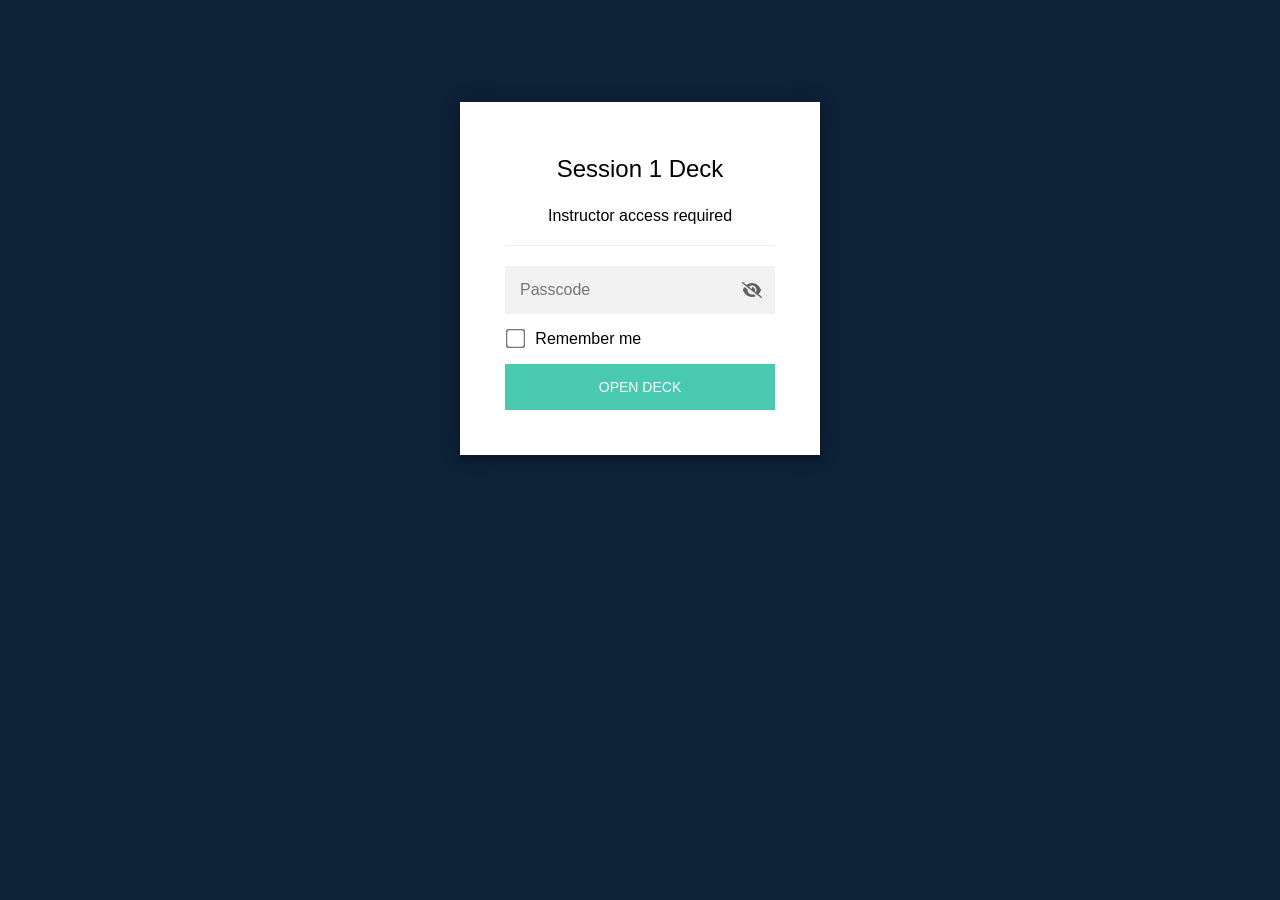
<file: courses/ai-powered-qa/6422cc023426/session1_deck.html>
<!DOCTYPE html>
<html class="staticrypt-html">
    <head>
        <meta charset="utf-8" />
        <title>Session 1 Deck</title>
        <meta name="viewport" content="width=device-width, initial-scale=1" />

        <!-- do not cache this page -->
        <meta http-equiv="cache-control" content="max-age=0" />
        <meta http-equiv="cache-control" content="no-cache" />
        <meta http-equiv="expires" content="0" />
        <meta http-equiv="expires" content="Tue, 01 Jan 1980 1:00:00 GMT" />
        <meta http-equiv="pragma" content="no-cache" />

        <style>
            .staticrypt-hr {
                margin-top: 20px;
                margin-bottom: 20px;
                border: 0;
                border-top: 1px solid #eee;
            }

            .staticrypt-page {
                width: 360px;
                padding: 8% 0 0;
                margin: auto;
                box-sizing: border-box;
            }

            .staticrypt-form {
                position: relative;
                z-index: 1;
                background: #ffffff;
                max-width: 360px;
                margin: 0 auto 100px;
                padding: 45px;
                text-align: center;
                box-shadow: 0 0 20px 0 rgba(0, 0, 0, 0.2), 0 5px 5px 0 rgba(0, 0, 0, 0.24);
            }

            .staticrypt-form input[type="password"],
            input[type="text"] {
                background: inherit;
                border: 0;
                box-sizing: border-box; /* This ensures padding is included in the total width */
                font-size: 14px;
                outline: 0;
                padding: 15px 30px 15px 15px; /* Adjust the padding to ensure there is space for the icon */
                width: 100%;
            }

            .staticrypt-password-container {
                position: relative;
                outline: 0;
                background: #f2f2f2;
                width: 100%;
                border: 0;
                margin: 0 0 15px;
                box-sizing: border-box;
            }

            .staticrypt-toggle-password-visibility {
                cursor: pointer;
                height: 20px;
                opacity: 60%;
                padding: 13px;
                position: absolute;
                right: 0;
                top: 50%;
                transform: translateY(-50%);
                width: 20px;
            }

            .staticrypt-form .staticrypt-decrypt-button {
                text-transform: uppercase;
                outline: 0;
                background: #48C9B0;
                width: 100%;
                border: 0;
                padding: 15px;
                color: #ffffff;
                font-size: 14px;
                cursor: pointer;
            }

            .staticrypt-form .staticrypt-decrypt-button:hover,
            .staticrypt-form .staticrypt-decrypt-button:active,
            .staticrypt-form .staticrypt-decrypt-button:focus {
                background: #48C9B0;
                filter: brightness(92%);
            }

            .staticrypt-html {
                height: 100%;
            }

            .staticrypt-body {
                height: 100%;
                margin: 0;
            }

            .staticrypt-content {
                height: 100%;
                margin-bottom: 1em;
                background: #0D2137;
                font-family: "Arial", sans-serif;
                -webkit-font-smoothing: antialiased;
                -moz-osx-font-smoothing: grayscale;
            }

            .staticrypt-instructions {
                margin-top: -1em;
                margin-bottom: 1em;
            }

            .staticrypt-title {
                font-size: 1.5em;
            }

            label.staticrypt-remember {
                display: flex;
                align-items: center;
                margin-bottom: 1em;
            }

            .staticrypt-remember input[type="checkbox"] {
                transform: scale(1.5);
                margin-right: 1em;
            }

            .hidden {
                display: none !important;
            }

            .staticrypt-spinner-container {
                height: 100%;
                display: flex;
                align-items: center;
                justify-content: center;
            }

            .staticrypt-spinner {
                display: inline-block;
                width: 2rem;
                height: 2rem;
                vertical-align: text-bottom;
                border: 0.25em solid gray;
                border-right-color: transparent;
                border-radius: 50%;
                -webkit-animation: spinner-border 0.75s linear infinite;
                animation: spinner-border 0.75s linear infinite;
                animation-duration: 0.75s;
                animation-timing-function: linear;
                animation-delay: 0s;
                animation-iteration-count: infinite;
                animation-direction: normal;
                animation-fill-mode: none;
                animation-play-state: running;
                animation-name: spinner-border;
            }

            @keyframes spinner-border {
                100% {
                    transform: rotate(360deg);
                }
            }

            @media screen and (-webkit-min-device-pixel-ratio: 0) {
                .staticrypt-form input[type="password"],
                input[type="text"] {
                    font-size: 16px;
                }
            }
        </style>
    </head>

    <body class="staticrypt-body">
        <div id="staticrypt_loading" class="staticrypt-spinner-container">
            <div class="staticrypt-spinner"></div>
        </div>

        <div id="staticrypt_content" class="staticrypt-content hidden">
            <div class="staticrypt-page">
                <div class="staticrypt-form">
                    <div class="staticrypt-instructions">
                        <p class="staticrypt-title">Session 1 Deck</p>
                        <p>Instructor access required</p>
                    </div>

                    <hr class="staticrypt-hr" />

                    <form id="staticrypt-form" action="#" method="post">
                        <div class="staticrypt-password-container">
                            <input
                                id="staticrypt-password"
                                type="password"
                                name="password"
                                placeholder="Passcode"
                                autofocus
                            />

                            <img
                                class="staticrypt-toggle-password-visibility"
                                alt="Show password"
                                title="Show password"
                                src="[data-uri]"
                            />
                        </div>

                        <label id="staticrypt-remember-label" class="staticrypt-remember hidden">
                            <input id="staticrypt-remember" type="checkbox" name="remember" />
                            Remember me
                        </label>

                        <input type="submit" class="staticrypt-decrypt-button" value="Open Deck" />
                    </form>
                </div>
            </div>
        </div>

        <script>
            // these variables will be filled when generating the file - the template format is 'variable_name'
            const staticryptInitiator = ((function(){
  const exports = {};
  const cryptoEngine = ((function(){
  const exports = {};
  const { subtle } = crypto;

const IV_BITS = 16 * 8;
const HEX_BITS = 4;
const ENCRYPTION_ALGO = "AES-CBC";

/**
 * Translates between utf8 encoded hexadecimal strings
 * and Uint8Array bytes.
 */
const HexEncoder = {
    /**
     * hex string -> bytes
     * @param {string} hexString
     * @returns {Uint8Array}
     */
    parse: function (hexString) {
        if (hexString.length % 2 !== 0) throw "Invalid hexString";
        const arrayBuffer = new Uint8Array(hexString.length / 2);

        for (let i = 0; i < hexString.length; i += 2) {
            const byteValue = parseInt(hexString.substring(i, i + 2), 16);
            if (isNaN(byteValue)) {
                throw "Invalid hexString";
            }
            arrayBuffer[i / 2] = byteValue;
        }
        return arrayBuffer;
    },

    /**
     * bytes -> hex string
     * @param {Uint8Array} bytes
     * @returns {string}
     */
    stringify: function (bytes) {
        const hexBytes = [];

        for (let i = 0; i < bytes.length; ++i) {
            let byteString = bytes[i].toString(16);
            if (byteString.length < 2) {
                byteString = "0" + byteString;
            }
            hexBytes.push(byteString);
        }
        return hexBytes.join("");
    },
};

/**
 * Translates between utf8 strings and Uint8Array bytes.
 */
const UTF8Encoder = {
    parse: function (str) {
        return new TextEncoder().encode(str);
    },

    stringify: function (bytes) {
        return new TextDecoder().decode(bytes);
    },
};

/**
 * Salt and encrypt a msg with a password.
 */
async function encrypt(msg, hashedPassword) {
    // Must be 16 bytes, unpredictable, and preferably cryptographically random. However, it need not be secret.
    // https://developer.mozilla.org/en-US/docs/Web/API/SubtleCrypto/encrypt#parameters
    const iv = crypto.getRandomValues(new Uint8Array(IV_BITS / 8));

    const key = await subtle.importKey("raw", HexEncoder.parse(hashedPassword), ENCRYPTION_ALGO, false, ["encrypt"]);

    const encrypted = await subtle.encrypt(
        {
            name: ENCRYPTION_ALGO,
            iv: iv,
        },
        key,
        UTF8Encoder.parse(msg)
    );

    // iv will be 32 hex characters, we prepend it to the ciphertext for use in decryption
    return HexEncoder.stringify(iv) + HexEncoder.stringify(new Uint8Array(encrypted));
}
exports.encrypt = encrypt;

/**
 * Decrypt a salted msg using a password.
 *
 * @param {string} encryptedMsg
 * @param {string} hashedPassword
 * @returns {Promise<string>}
 */
async function decrypt(encryptedMsg, hashedPassword) {
    const ivLength = IV_BITS / HEX_BITS;
    const iv = HexEncoder.parse(encryptedMsg.substring(0, ivLength));
    const encrypted = encryptedMsg.substring(ivLength);

    const key = await subtle.importKey("raw", HexEncoder.parse(hashedPassword), ENCRYPTION_ALGO, false, ["decrypt"]);

    const outBuffer = await subtle.decrypt(
        {
            name: ENCRYPTION_ALGO,
            iv: iv,
        },
        key,
        HexEncoder.parse(encrypted)
    );

    return UTF8Encoder.stringify(new Uint8Array(outBuffer));
}
exports.decrypt = decrypt;

/**
 * Salt and hash the password so it can be stored in localStorage without opening a password reuse vulnerability.
 *
 * @param {string} password
 * @param {string} salt
 * @returns {Promise<string>}
 */
async function hashPassword(password, salt) {
    // we hash the password in multiple steps, each adding more iterations. This is because we used to allow less
    // iterations, so for backward compatibility reasons, we need to support going from that to more iterations.
    let hashedPassword = await hashLegacyRound(password, salt);

    hashedPassword = await hashSecondRound(hashedPassword, salt);

    return hashThirdRound(hashedPassword, salt);
}
exports.hashPassword = hashPassword;

/**
 * This hashes the password with 1k iterations. This is a low number, we need this function to support backwards
 * compatibility.
 *
 * @param {string} password
 * @param {string} salt
 * @returns {Promise<string>}
 */
function hashLegacyRound(password, salt) {
    return pbkdf2(password, salt, 1000, "SHA-1");
}
exports.hashLegacyRound = hashLegacyRound;

/**
 * Add a second round of iterations. This is because we used to use 1k, so for backwards compatibility with
 * remember-me/autodecrypt links, we need to support going from that to more iterations.
 *
 * @param hashedPassword
 * @param salt
 * @returns {Promise<string>}
 */
function hashSecondRound(hashedPassword, salt) {
    return pbkdf2(hashedPassword, salt, 14000, "SHA-256");
}
exports.hashSecondRound = hashSecondRound;

/**
 * Add a third round of iterations to bring total number to 600k. This is because we used to use 1k, then 15k, so for
 * backwards compatibility with remember-me/autodecrypt links, we need to support going from that to more iterations.
 *
 * @param hashedPassword
 * @param salt
 * @returns {Promise<string>}
 */
function hashThirdRound(hashedPassword, salt) {
    return pbkdf2(hashedPassword, salt, 585000, "SHA-256");
}
exports.hashThirdRound = hashThirdRound;

/**
 * Salt and hash the password so it can be stored in localStorage without opening a password reuse vulnerability.
 *
 * @param {string} password
 * @param {string} salt
 * @param {int} iterations
 * @param {string} hashAlgorithm
 * @returns {Promise<string>}
 */
async function pbkdf2(password, salt, iterations, hashAlgorithm) {
    const key = await subtle.importKey("raw", UTF8Encoder.parse(password), "PBKDF2", false, ["deriveBits"]);

    const keyBytes = await subtle.deriveBits(
        {
            name: "PBKDF2",
            hash: hashAlgorithm,
            iterations,
            salt: UTF8Encoder.parse(salt),
        },
        key,
        256
    );

    return HexEncoder.stringify(new Uint8Array(keyBytes));
}

function generateRandomSalt() {
    const bytes = crypto.getRandomValues(new Uint8Array(128 / 8));

    return HexEncoder.stringify(new Uint8Array(bytes));
}
exports.generateRandomSalt = generateRandomSalt;

async function signMessage(hashedPassword, message) {
    const key = await subtle.importKey(
        "raw",
        HexEncoder.parse(hashedPassword),
        {
            name: "HMAC",
            hash: "SHA-256",
        },
        false,
        ["sign"]
    );
    const signature = await subtle.sign("HMAC", key, UTF8Encoder.parse(message));

    return HexEncoder.stringify(new Uint8Array(signature));
}
exports.signMessage = signMessage;

function getRandomAlphanum() {
    const possibleCharacters = "abcdefghijklmnopqrstuvwxyzABCDEFGHIJKLMNOPQRSTUVWXYZ0123456789";

    let byteArray;
    let parsedInt;

    // Keep generating new random bytes until we get a value that falls
    // within a range that can be evenly divided by possibleCharacters.length
    do {
        byteArray = crypto.getRandomValues(new Uint8Array(1));
        // extract the lowest byte to get an int from 0 to 255 (probably unnecessary, since we're only generating 1 byte)
        parsedInt = byteArray[0] & 0xff;
    } while (parsedInt >= 256 - (256 % possibleCharacters.length));

    // Take the modulo of the parsed integer to get a random number between 0 and totalLength - 1
    const randomIndex = parsedInt % possibleCharacters.length;

    return possibleCharacters[randomIndex];
}

/**
 * Generate a random string of a given length.
 *
 * @param {int} length
 * @returns {string}
 */
function generateRandomString(length) {
    let randomString = "";

    for (let i = 0; i < length; i++) {
        randomString += getRandomAlphanum();
    }

    return randomString;
}
exports.generateRandomString = generateRandomString;

  return exports;
})());
const codec = ((function(){
  const exports = {};
  /**
 * Initialize the codec with the provided cryptoEngine - this return functions to encode and decode messages.
 *
 * @param cryptoEngine - the engine to use for encryption / decryption
 */
function init(cryptoEngine) {
    const exports = {};

    /**
     * Top-level function for encoding a message.
     * Includes password hashing, encryption, and signing.
     *
     * @param {string} msg
     * @param {string} password
     * @param {string} salt
     *
     * @returns {string} The encoded text
     */
    async function encode(msg, password, salt) {
        const hashedPassword = await cryptoEngine.hashPassword(password, salt);

        const encrypted = await cryptoEngine.encrypt(msg, hashedPassword);

        // we use the hashed password in the HMAC because this is effectively what will be used a password (so we can store
        // it in localStorage safely, we don't use the clear text password)
        const hmac = await cryptoEngine.signMessage(hashedPassword, encrypted);

        return hmac + encrypted;
    }
    exports.encode = encode;

    /**
     * Encode using a password that has already been hashed. This is useful to encode multiple messages in a row, that way
     * we don't need to hash the password multiple times.
     *
     * @param {string} msg
     * @param {string} hashedPassword
     *
     * @returns {string} The encoded text
     */
    async function encodeWithHashedPassword(msg, hashedPassword) {
        const encrypted = await cryptoEngine.encrypt(msg, hashedPassword);

        // we use the hashed password in the HMAC because this is effectively what will be used a password (so we can store
        // it in localStorage safely, we don't use the clear text password)
        const hmac = await cryptoEngine.signMessage(hashedPassword, encrypted);

        return hmac + encrypted;
    }
    exports.encodeWithHashedPassword = encodeWithHashedPassword;

    /**
     * Top-level function for decoding a message.
     * Includes signature check and decryption.
     *
     * @param {string} signedMsg
     * @param {string} hashedPassword
     * @param {string} salt
     * @param {int} backwardCompatibleAttempt
     * @param {string} originalPassword
     *
     * @returns {Object} {success: true, decoded: string} | {success: false, message: string}
     */
    async function decode(signedMsg, hashedPassword, salt, backwardCompatibleAttempt = 0, originalPassword = "") {
        const encryptedHMAC = signedMsg.substring(0, 64);
        const encryptedMsg = signedMsg.substring(64);
        const decryptedHMAC = await cryptoEngine.signMessage(hashedPassword, encryptedMsg);

        if (decryptedHMAC !== encryptedHMAC) {
            // we have been raising the number of iterations in the hashing algorithm multiple times, so to support the old
            // remember-me/autodecrypt links we need to try bringing the old hashes up to speed.
            originalPassword = originalPassword || hashedPassword;
            if (backwardCompatibleAttempt === 0) {
                const updatedHashedPassword = await cryptoEngine.hashThirdRound(originalPassword, salt);

                return decode(signedMsg, updatedHashedPassword, salt, backwardCompatibleAttempt + 1, originalPassword);
            }
            if (backwardCompatibleAttempt === 1) {
                let updatedHashedPassword = await cryptoEngine.hashSecondRound(originalPassword, salt);
                updatedHashedPassword = await cryptoEngine.hashThirdRound(updatedHashedPassword, salt);

                return decode(signedMsg, updatedHashedPassword, salt, backwardCompatibleAttempt + 1, originalPassword);
            }

            return { success: false, message: "Signature mismatch" };
        }

        return {
            success: true,
            decoded: await cryptoEngine.decrypt(encryptedMsg, hashedPassword),
        };
    }
    exports.decode = decode;

    return exports;
}
exports.init = init;

  return exports;
})());
const decode = codec.init(cryptoEngine).decode;

/**
 * Initialize the staticrypt module, that exposes functions callbable by the password_template.
 *
 * @param {{
 *  staticryptEncryptedMsgUniqueVariableName: string,
 *  isRememberEnabled: boolean,
 *  rememberDurationInDays: number,
 *  staticryptSaltUniqueVariableName: string,
 * }} staticryptConfig - object of data that is stored on the password_template at encryption time.
 *
 * @param {{
 *  rememberExpirationKey: string,
 *  rememberPassphraseKey: string,
 *  replaceHtmlCallback: function,
 *  clearLocalStorageCallback: function,
 * }} templateConfig - object of data that can be configured by a custom password_template.
 */
function init(staticryptConfig, templateConfig) {
    const exports = {};

    /**
     * Decrypt our encrypted page, replace the whole HTML.
     *
     * @param {string} hashedPassword
     * @returns {Promise<boolean>}
     */
    async function decryptAndReplaceHtml(hashedPassword) {
        const { staticryptEncryptedMsgUniqueVariableName, staticryptSaltUniqueVariableName } = staticryptConfig;
        const { replaceHtmlCallback } = templateConfig;

        const result = await decode(
            staticryptEncryptedMsgUniqueVariableName,
            hashedPassword,
            staticryptSaltUniqueVariableName
        );
        if (!result.success) {
            return false;
        }
        const plainHTML = result.decoded;

        // if the user configured a callback call it, otherwise just replace the whole HTML
        if (typeof replaceHtmlCallback === "function") {
            replaceHtmlCallback(plainHTML);
        } else {
            document.write(plainHTML);
            document.close();
        }

        return true;
    }

    /**
     * Attempt to decrypt the page and replace the whole HTML.
     *
     * @param {string} password
     * @param {boolean} isRememberChecked
     *
     * @returns {Promise<{isSuccessful: boolean, hashedPassword?: string}>} - we return an object, so that if we want to
     *   expose more information in the future we can do it without breaking the password_template
     */
    async function handleDecryptionOfPage(password, isRememberChecked) {
        const { staticryptSaltUniqueVariableName } = staticryptConfig;

        // decrypt and replace the whole page
        const hashedPassword = await cryptoEngine.hashPassword(password, staticryptSaltUniqueVariableName);
        return handleDecryptionOfPageFromHash(hashedPassword, isRememberChecked);
    }
    exports.handleDecryptionOfPage = handleDecryptionOfPage;

    async function handleDecryptionOfPageFromHash(hashedPassword, isRememberChecked) {
        const { isRememberEnabled, rememberDurationInDays } = staticryptConfig;
        const { rememberExpirationKey, rememberPassphraseKey } = templateConfig;

        const isDecryptionSuccessful = await decryptAndReplaceHtml(hashedPassword);

        if (!isDecryptionSuccessful) {
            return {
                isSuccessful: false,
                hashedPassword,
            };
        }

        // remember the hashedPassword and set its expiration if necessary
        if (isRememberEnabled && isRememberChecked) {
            window.localStorage.setItem(rememberPassphraseKey, hashedPassword);

            // set the expiration if the duration isn't 0 (meaning no expiration)
            if (rememberDurationInDays > 0) {
                window.localStorage.setItem(
                    rememberExpirationKey,
                    (new Date().getTime() + rememberDurationInDays * 24 * 60 * 60 * 1000).toString()
                );
            }
        }

        return {
            isSuccessful: true,
            hashedPassword,
        };
    }
    exports.handleDecryptionOfPageFromHash = handleDecryptionOfPageFromHash;

    /**
     * Clear localstorage from staticrypt related values
     */
    function clearLocalStorage() {
        const { clearLocalStorageCallback, rememberExpirationKey, rememberPassphraseKey } = templateConfig;

        if (typeof clearLocalStorageCallback === "function") {
            clearLocalStorageCallback();
        } else {
            localStorage.removeItem(rememberPassphraseKey);
            localStorage.removeItem(rememberExpirationKey);
        }
    }

    async function handleDecryptOnLoad() {
        let isSuccessful = await decryptOnLoadFromUrl();

        if (!isSuccessful) {
            isSuccessful = await decryptOnLoadFromRememberMe();
        }

        return { isSuccessful };
    }
    exports.handleDecryptOnLoad = handleDecryptOnLoad;

    /**
     * Clear storage if we are logging out
     *
     * @returns {boolean} - whether we logged out
     */
    function logoutIfNeeded() {
        const logoutKey = "staticrypt_logout";

        // handle logout through query param
        const queryParams = new URLSearchParams(window.location.search);
        if (queryParams.has(logoutKey)) {
            clearLocalStorage();
            return true;
        }

        // handle logout through URL fragment
        const hash = window.location.hash.substring(1);
        if (hash.includes(logoutKey)) {
            clearLocalStorage();
            return true;
        }

        return false;
    }

    /**
     * To be called on load: check if we want to try to decrypt and replace the HTML with the decrypted content, and
     * try to do it if needed.
     *
     * @returns {Promise<boolean>} true if we derypted and replaced the whole page, false otherwise
     */
    async function decryptOnLoadFromRememberMe() {
        const { rememberDurationInDays } = staticryptConfig;
        const { rememberExpirationKey, rememberPassphraseKey } = templateConfig;

        // if we are login out, terminate
        if (logoutIfNeeded()) {
            return false;
        }

        // if there is expiration configured, check if we're not beyond the expiration
        if (rememberDurationInDays && rememberDurationInDays > 0) {
            const expiration = localStorage.getItem(rememberExpirationKey),
                isExpired = expiration && new Date().getTime() > parseInt(expiration);

            if (isExpired) {
                clearLocalStorage();
                return false;
            }
        }

        const hashedPassword = localStorage.getItem(rememberPassphraseKey);

        if (hashedPassword) {
            // try to decrypt
            const isDecryptionSuccessful = await decryptAndReplaceHtml(hashedPassword);

            // if the decryption is unsuccessful the password might be wrong - silently clear the saved data and let
            // the user fill the password form again
            if (!isDecryptionSuccessful) {
                clearLocalStorage();
                return false;
            }

            return true;
        }

        return false;
    }

    async function decryptOnLoadFromUrl() {
        const passwordKey = "staticrypt_pwd";
        const rememberMeKey = "remember_me";

        // try to get the password from the query param (for backward compatibility - we now want to avoid this method,
        // since it sends the hashed password to the server which isn't needed)
        const queryParams = new URLSearchParams(window.location.search);
        const hashedPasswordQuery = queryParams.get(passwordKey);
        const rememberMeQuery = queryParams.get(rememberMeKey);

        const urlFragment = window.location.hash.substring(1);
        // get the password from the url fragment
        const hashedPasswordRegexMatch = urlFragment.match(new RegExp(passwordKey + "=([^&]*)"));
        const hashedPasswordFragment = hashedPasswordRegexMatch ? hashedPasswordRegexMatch[1] : null;
        const rememberMeFragment = urlFragment.includes(rememberMeKey);

        const hashedPassword = hashedPasswordFragment || hashedPasswordQuery;
        const rememberMe = rememberMeFragment || rememberMeQuery;

        if (hashedPassword) {
            return handleDecryptionOfPageFromHash(hashedPassword, rememberMe);
        }

        return false;
    }

    return exports;
}
exports.init = init;

  return exports;
})());
            const templateError = "Incorrect.",
                templateToggleAltShow = "Show password",
                templateToggleAltHide = "Hide password",
                isRememberEnabled = true,
                staticryptConfig = {"staticryptEncryptedMsgUniqueVariableName":"[base64]","isRememberEnabled":true,"rememberDurationInDays":0,"staticryptSaltUniqueVariableName":"bc103a13a0ab8072d2b430b3cf6fd8c0"};

            // you can edit these values to customize some of the behavior of StatiCrypt
            const templateConfig = {
                rememberExpirationKey: "staticrypt_expiration",
                rememberPassphraseKey: "staticrypt_passphrase",
                replaceHtmlCallback: null,
                clearLocalStorageCallback: null,
            };

            // init the staticrypt engine
            const staticrypt = staticryptInitiator.init(staticryptConfig, templateConfig);

            // try to automatically decrypt on load if there is a saved password
            window.onload = async function () {
                const { isSuccessful } = await staticrypt.handleDecryptOnLoad();

                // if we didn't decrypt anything on load, show the password prompt. Otherwise the content has already been
                // replaced, no need to do anything
                if (!isSuccessful) {
                    // hide loading screen
                    document.getElementById("staticrypt_loading").classList.add("hidden");
                    document.getElementById("staticrypt_content").classList.remove("hidden");
                    document.getElementById("staticrypt-password").focus();

                    // show the remember me checkbox
                    if (isRememberEnabled) {
                        document.getElementById("staticrypt-remember-label").classList.remove("hidden");
                    }
                }
            };

            // toggle password visibility
            const toggleIcon = document.querySelector(".staticrypt-toggle-password-visibility");
            // these two icons are coming from FontAwesome
            const imgSrcEyeClosed =
                "[data-uri]";
            const imgSrcEyeOpened =
                "[data-uri]";
            toggleIcon.addEventListener("click", function () {
                const passwordInput = document.getElementById("staticrypt-password");
                if (passwordInput.type === "password") {
                    passwordInput.type = "text";
                    toggleIcon.src = imgSrcEyeOpened;
                    toggleIcon.alt = templateToggleAltHide;
                    toggleIcon.title = templateToggleAltHide;
                } else {
                    passwordInput.type = "password";
                    toggleIcon.src = imgSrcEyeClosed;
                    toggleIcon.alt = templateToggleAltShow;
                    toggleIcon.title = templateToggleAltShow;
                }
            });

            // handle password form submission
            document.getElementById("staticrypt-form").addEventListener("submit", async function (e) {
                e.preventDefault();

                const password = document.getElementById("staticrypt-password").value,
                    isRememberChecked = document.getElementById("staticrypt-remember").checked;

                const { isSuccessful } = await staticrypt.handleDecryptionOfPage(password, isRememberChecked);

                if (!isSuccessful) {
                    alert(templateError);
                }
            });
        </script>
    </body>
</html>
</file>
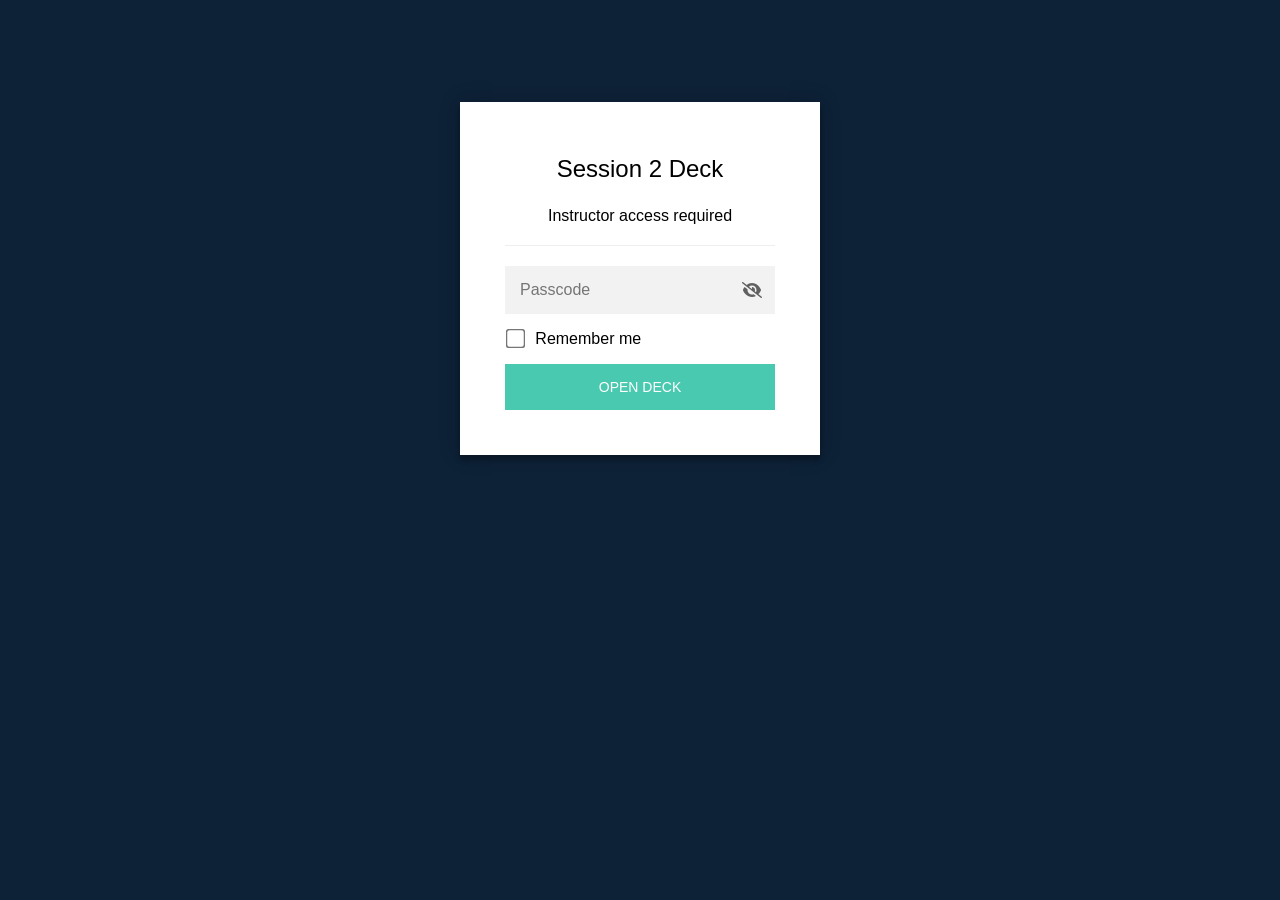
<file: courses/ai-powered-qa/6422cc023426/session2_deck.html>
<!DOCTYPE html>
<html class="staticrypt-html">
    <head>
        <meta charset="utf-8" />
        <title>Session 2 Deck</title>
        <meta name="viewport" content="width=device-width, initial-scale=1" />

        <!-- do not cache this page -->
        <meta http-equiv="cache-control" content="max-age=0" />
        <meta http-equiv="cache-control" content="no-cache" />
        <meta http-equiv="expires" content="0" />
        <meta http-equiv="expires" content="Tue, 01 Jan 1980 1:00:00 GMT" />
        <meta http-equiv="pragma" content="no-cache" />

        <style>
            .staticrypt-hr {
                margin-top: 20px;
                margin-bottom: 20px;
                border: 0;
                border-top: 1px solid #eee;
            }

            .staticrypt-page {
                width: 360px;
                padding: 8% 0 0;
                margin: auto;
                box-sizing: border-box;
            }

            .staticrypt-form {
                position: relative;
                z-index: 1;
                background: #ffffff;
                max-width: 360px;
                margin: 0 auto 100px;
                padding: 45px;
                text-align: center;
                box-shadow: 0 0 20px 0 rgba(0, 0, 0, 0.2), 0 5px 5px 0 rgba(0, 0, 0, 0.24);
            }

            .staticrypt-form input[type="password"],
            input[type="text"] {
                background: inherit;
                border: 0;
                box-sizing: border-box; /* This ensures padding is included in the total width */
                font-size: 14px;
                outline: 0;
                padding: 15px 30px 15px 15px; /* Adjust the padding to ensure there is space for the icon */
                width: 100%;
            }

            .staticrypt-password-container {
                position: relative;
                outline: 0;
                background: #f2f2f2;
                width: 100%;
                border: 0;
                margin: 0 0 15px;
                box-sizing: border-box;
            }

            .staticrypt-toggle-password-visibility {
                cursor: pointer;
                height: 20px;
                opacity: 60%;
                padding: 13px;
                position: absolute;
                right: 0;
                top: 50%;
                transform: translateY(-50%);
                width: 20px;
            }

            .staticrypt-form .staticrypt-decrypt-button {
                text-transform: uppercase;
                outline: 0;
                background: #48C9B0;
                width: 100%;
                border: 0;
                padding: 15px;
                color: #ffffff;
                font-size: 14px;
                cursor: pointer;
            }

            .staticrypt-form .staticrypt-decrypt-button:hover,
            .staticrypt-form .staticrypt-decrypt-button:active,
            .staticrypt-form .staticrypt-decrypt-button:focus {
                background: #48C9B0;
                filter: brightness(92%);
            }

            .staticrypt-html {
                height: 100%;
            }

            .staticrypt-body {
                height: 100%;
                margin: 0;
            }

            .staticrypt-content {
                height: 100%;
                margin-bottom: 1em;
                background: #0D2137;
                font-family: "Arial", sans-serif;
                -webkit-font-smoothing: antialiased;
                -moz-osx-font-smoothing: grayscale;
            }

            .staticrypt-instructions {
                margin-top: -1em;
                margin-bottom: 1em;
            }

            .staticrypt-title {
                font-size: 1.5em;
            }

            label.staticrypt-remember {
                display: flex;
                align-items: center;
                margin-bottom: 1em;
            }

            .staticrypt-remember input[type="checkbox"] {
                transform: scale(1.5);
                margin-right: 1em;
            }

            .hidden {
                display: none !important;
            }

            .staticrypt-spinner-container {
                height: 100%;
                display: flex;
                align-items: center;
                justify-content: center;
            }

            .staticrypt-spinner {
                display: inline-block;
                width: 2rem;
                height: 2rem;
                vertical-align: text-bottom;
                border: 0.25em solid gray;
                border-right-color: transparent;
                border-radius: 50%;
                -webkit-animation: spinner-border 0.75s linear infinite;
                animation: spinner-border 0.75s linear infinite;
                animation-duration: 0.75s;
                animation-timing-function: linear;
                animation-delay: 0s;
                animation-iteration-count: infinite;
                animation-direction: normal;
                animation-fill-mode: none;
                animation-play-state: running;
                animation-name: spinner-border;
            }

            @keyframes spinner-border {
                100% {
                    transform: rotate(360deg);
                }
            }

            @media screen and (-webkit-min-device-pixel-ratio: 0) {
                .staticrypt-form input[type="password"],
                input[type="text"] {
                    font-size: 16px;
                }
            }
        </style>
    </head>

    <body class="staticrypt-body">
        <div id="staticrypt_loading" class="staticrypt-spinner-container">
            <div class="staticrypt-spinner"></div>
        </div>

        <div id="staticrypt_content" class="staticrypt-content hidden">
            <div class="staticrypt-page">
                <div class="staticrypt-form">
                    <div class="staticrypt-instructions">
                        <p class="staticrypt-title">Session 2 Deck</p>
                        <p>Instructor access required</p>
                    </div>

                    <hr class="staticrypt-hr" />

                    <form id="staticrypt-form" action="#" method="post">
                        <div class="staticrypt-password-container">
                            <input
                                id="staticrypt-password"
                                type="password"
                                name="password"
                                placeholder="Passcode"
                                autofocus
                            />

                            <img
                                class="staticrypt-toggle-password-visibility"
                                alt="Show password"
                                title="Show password"
                                src="[data-uri]"
                            />
                        </div>

                        <label id="staticrypt-remember-label" class="staticrypt-remember hidden">
                            <input id="staticrypt-remember" type="checkbox" name="remember" />
                            Remember me
                        </label>

                        <input type="submit" class="staticrypt-decrypt-button" value="Open Deck" />
                    </form>
                </div>
            </div>
        </div>

        <script>
            // these variables will be filled when generating the file - the template format is 'variable_name'
            const staticryptInitiator = ((function(){
  const exports = {};
  const cryptoEngine = ((function(){
  const exports = {};
  const { subtle } = crypto;

const IV_BITS = 16 * 8;
const HEX_BITS = 4;
const ENCRYPTION_ALGO = "AES-CBC";

/**
 * Translates between utf8 encoded hexadecimal strings
 * and Uint8Array bytes.
 */
const HexEncoder = {
    /**
     * hex string -> bytes
     * @param {string} hexString
     * @returns {Uint8Array}
     */
    parse: function (hexString) {
        if (hexString.length % 2 !== 0) throw "Invalid hexString";
        const arrayBuffer = new Uint8Array(hexString.length / 2);

        for (let i = 0; i < hexString.length; i += 2) {
            const byteValue = parseInt(hexString.substring(i, i + 2), 16);
            if (isNaN(byteValue)) {
                throw "Invalid hexString";
            }
            arrayBuffer[i / 2] = byteValue;
        }
        return arrayBuffer;
    },

    /**
     * bytes -> hex string
     * @param {Uint8Array} bytes
     * @returns {string}
     */
    stringify: function (bytes) {
        const hexBytes = [];

        for (let i = 0; i < bytes.length; ++i) {
            let byteString = bytes[i].toString(16);
            if (byteString.length < 2) {
                byteString = "0" + byteString;
            }
            hexBytes.push(byteString);
        }
        return hexBytes.join("");
    },
};

/**
 * Translates between utf8 strings and Uint8Array bytes.
 */
const UTF8Encoder = {
    parse: function (str) {
        return new TextEncoder().encode(str);
    },

    stringify: function (bytes) {
        return new TextDecoder().decode(bytes);
    },
};

/**
 * Salt and encrypt a msg with a password.
 */
async function encrypt(msg, hashedPassword) {
    // Must be 16 bytes, unpredictable, and preferably cryptographically random. However, it need not be secret.
    // https://developer.mozilla.org/en-US/docs/Web/API/SubtleCrypto/encrypt#parameters
    const iv = crypto.getRandomValues(new Uint8Array(IV_BITS / 8));

    const key = await subtle.importKey("raw", HexEncoder.parse(hashedPassword), ENCRYPTION_ALGO, false, ["encrypt"]);

    const encrypted = await subtle.encrypt(
        {
            name: ENCRYPTION_ALGO,
            iv: iv,
        },
        key,
        UTF8Encoder.parse(msg)
    );

    // iv will be 32 hex characters, we prepend it to the ciphertext for use in decryption
    return HexEncoder.stringify(iv) + HexEncoder.stringify(new Uint8Array(encrypted));
}
exports.encrypt = encrypt;

/**
 * Decrypt a salted msg using a password.
 *
 * @param {string} encryptedMsg
 * @param {string} hashedPassword
 * @returns {Promise<string>}
 */
async function decrypt(encryptedMsg, hashedPassword) {
    const ivLength = IV_BITS / HEX_BITS;
    const iv = HexEncoder.parse(encryptedMsg.substring(0, ivLength));
    const encrypted = encryptedMsg.substring(ivLength);

    const key = await subtle.importKey("raw", HexEncoder.parse(hashedPassword), ENCRYPTION_ALGO, false, ["decrypt"]);

    const outBuffer = await subtle.decrypt(
        {
            name: ENCRYPTION_ALGO,
            iv: iv,
        },
        key,
        HexEncoder.parse(encrypted)
    );

    return UTF8Encoder.stringify(new Uint8Array(outBuffer));
}
exports.decrypt = decrypt;

/**
 * Salt and hash the password so it can be stored in localStorage without opening a password reuse vulnerability.
 *
 * @param {string} password
 * @param {string} salt
 * @returns {Promise<string>}
 */
async function hashPassword(password, salt) {
    // we hash the password in multiple steps, each adding more iterations. This is because we used to allow less
    // iterations, so for backward compatibility reasons, we need to support going from that to more iterations.
    let hashedPassword = await hashLegacyRound(password, salt);

    hashedPassword = await hashSecondRound(hashedPassword, salt);

    return hashThirdRound(hashedPassword, salt);
}
exports.hashPassword = hashPassword;

/**
 * This hashes the password with 1k iterations. This is a low number, we need this function to support backwards
 * compatibility.
 *
 * @param {string} password
 * @param {string} salt
 * @returns {Promise<string>}
 */
function hashLegacyRound(password, salt) {
    return pbkdf2(password, salt, 1000, "SHA-1");
}
exports.hashLegacyRound = hashLegacyRound;

/**
 * Add a second round of iterations. This is because we used to use 1k, so for backwards compatibility with
 * remember-me/autodecrypt links, we need to support going from that to more iterations.
 *
 * @param hashedPassword
 * @param salt
 * @returns {Promise<string>}
 */
function hashSecondRound(hashedPassword, salt) {
    return pbkdf2(hashedPassword, salt, 14000, "SHA-256");
}
exports.hashSecondRound = hashSecondRound;

/**
 * Add a third round of iterations to bring total number to 600k. This is because we used to use 1k, then 15k, so for
 * backwards compatibility with remember-me/autodecrypt links, we need to support going from that to more iterations.
 *
 * @param hashedPassword
 * @param salt
 * @returns {Promise<string>}
 */
function hashThirdRound(hashedPassword, salt) {
    return pbkdf2(hashedPassword, salt, 585000, "SHA-256");
}
exports.hashThirdRound = hashThirdRound;

/**
 * Salt and hash the password so it can be stored in localStorage without opening a password reuse vulnerability.
 *
 * @param {string} password
 * @param {string} salt
 * @param {int} iterations
 * @param {string} hashAlgorithm
 * @returns {Promise<string>}
 */
async function pbkdf2(password, salt, iterations, hashAlgorithm) {
    const key = await subtle.importKey("raw", UTF8Encoder.parse(password), "PBKDF2", false, ["deriveBits"]);

    const keyBytes = await subtle.deriveBits(
        {
            name: "PBKDF2",
            hash: hashAlgorithm,
            iterations,
            salt: UTF8Encoder.parse(salt),
        },
        key,
        256
    );

    return HexEncoder.stringify(new Uint8Array(keyBytes));
}

function generateRandomSalt() {
    const bytes = crypto.getRandomValues(new Uint8Array(128 / 8));

    return HexEncoder.stringify(new Uint8Array(bytes));
}
exports.generateRandomSalt = generateRandomSalt;

async function signMessage(hashedPassword, message) {
    const key = await subtle.importKey(
        "raw",
        HexEncoder.parse(hashedPassword),
        {
            name: "HMAC",
            hash: "SHA-256",
        },
        false,
        ["sign"]
    );
    const signature = await subtle.sign("HMAC", key, UTF8Encoder.parse(message));

    return HexEncoder.stringify(new Uint8Array(signature));
}
exports.signMessage = signMessage;

function getRandomAlphanum() {
    const possibleCharacters = "abcdefghijklmnopqrstuvwxyzABCDEFGHIJKLMNOPQRSTUVWXYZ0123456789";

    let byteArray;
    let parsedInt;

    // Keep generating new random bytes until we get a value that falls
    // within a range that can be evenly divided by possibleCharacters.length
    do {
        byteArray = crypto.getRandomValues(new Uint8Array(1));
        // extract the lowest byte to get an int from 0 to 255 (probably unnecessary, since we're only generating 1 byte)
        parsedInt = byteArray[0] & 0xff;
    } while (parsedInt >= 256 - (256 % possibleCharacters.length));

    // Take the modulo of the parsed integer to get a random number between 0 and totalLength - 1
    const randomIndex = parsedInt % possibleCharacters.length;

    return possibleCharacters[randomIndex];
}

/**
 * Generate a random string of a given length.
 *
 * @param {int} length
 * @returns {string}
 */
function generateRandomString(length) {
    let randomString = "";

    for (let i = 0; i < length; i++) {
        randomString += getRandomAlphanum();
    }

    return randomString;
}
exports.generateRandomString = generateRandomString;

  return exports;
})());
const codec = ((function(){
  const exports = {};
  /**
 * Initialize the codec with the provided cryptoEngine - this return functions to encode and decode messages.
 *
 * @param cryptoEngine - the engine to use for encryption / decryption
 */
function init(cryptoEngine) {
    const exports = {};

    /**
     * Top-level function for encoding a message.
     * Includes password hashing, encryption, and signing.
     *
     * @param {string} msg
     * @param {string} password
     * @param {string} salt
     *
     * @returns {string} The encoded text
     */
    async function encode(msg, password, salt) {
        const hashedPassword = await cryptoEngine.hashPassword(password, salt);

        const encrypted = await cryptoEngine.encrypt(msg, hashedPassword);

        // we use the hashed password in the HMAC because this is effectively what will be used a password (so we can store
        // it in localStorage safely, we don't use the clear text password)
        const hmac = await cryptoEngine.signMessage(hashedPassword, encrypted);

        return hmac + encrypted;
    }
    exports.encode = encode;

    /**
     * Encode using a password that has already been hashed. This is useful to encode multiple messages in a row, that way
     * we don't need to hash the password multiple times.
     *
     * @param {string} msg
     * @param {string} hashedPassword
     *
     * @returns {string} The encoded text
     */
    async function encodeWithHashedPassword(msg, hashedPassword) {
        const encrypted = await cryptoEngine.encrypt(msg, hashedPassword);

        // we use the hashed password in the HMAC because this is effectively what will be used a password (so we can store
        // it in localStorage safely, we don't use the clear text password)
        const hmac = await cryptoEngine.signMessage(hashedPassword, encrypted);

        return hmac + encrypted;
    }
    exports.encodeWithHashedPassword = encodeWithHashedPassword;

    /**
     * Top-level function for decoding a message.
     * Includes signature check and decryption.
     *
     * @param {string} signedMsg
     * @param {string} hashedPassword
     * @param {string} salt
     * @param {int} backwardCompatibleAttempt
     * @param {string} originalPassword
     *
     * @returns {Object} {success: true, decoded: string} | {success: false, message: string}
     */
    async function decode(signedMsg, hashedPassword, salt, backwardCompatibleAttempt = 0, originalPassword = "") {
        const encryptedHMAC = signedMsg.substring(0, 64);
        const encryptedMsg = signedMsg.substring(64);
        const decryptedHMAC = await cryptoEngine.signMessage(hashedPassword, encryptedMsg);

        if (decryptedHMAC !== encryptedHMAC) {
            // we have been raising the number of iterations in the hashing algorithm multiple times, so to support the old
            // remember-me/autodecrypt links we need to try bringing the old hashes up to speed.
            originalPassword = originalPassword || hashedPassword;
            if (backwardCompatibleAttempt === 0) {
                const updatedHashedPassword = await cryptoEngine.hashThirdRound(originalPassword, salt);

                return decode(signedMsg, updatedHashedPassword, salt, backwardCompatibleAttempt + 1, originalPassword);
            }
            if (backwardCompatibleAttempt === 1) {
                let updatedHashedPassword = await cryptoEngine.hashSecondRound(originalPassword, salt);
                updatedHashedPassword = await cryptoEngine.hashThirdRound(updatedHashedPassword, salt);

                return decode(signedMsg, updatedHashedPassword, salt, backwardCompatibleAttempt + 1, originalPassword);
            }

            return { success: false, message: "Signature mismatch" };
        }

        return {
            success: true,
            decoded: await cryptoEngine.decrypt(encryptedMsg, hashedPassword),
        };
    }
    exports.decode = decode;

    return exports;
}
exports.init = init;

  return exports;
})());
const decode = codec.init(cryptoEngine).decode;

/**
 * Initialize the staticrypt module, that exposes functions callbable by the password_template.
 *
 * @param {{
 *  staticryptEncryptedMsgUniqueVariableName: string,
 *  isRememberEnabled: boolean,
 *  rememberDurationInDays: number,
 *  staticryptSaltUniqueVariableName: string,
 * }} staticryptConfig - object of data that is stored on the password_template at encryption time.
 *
 * @param {{
 *  rememberExpirationKey: string,
 *  rememberPassphraseKey: string,
 *  replaceHtmlCallback: function,
 *  clearLocalStorageCallback: function,
 * }} templateConfig - object of data that can be configured by a custom password_template.
 */
function init(staticryptConfig, templateConfig) {
    const exports = {};

    /**
     * Decrypt our encrypted page, replace the whole HTML.
     *
     * @param {string} hashedPassword
     * @returns {Promise<boolean>}
     */
    async function decryptAndReplaceHtml(hashedPassword) {
        const { staticryptEncryptedMsgUniqueVariableName, staticryptSaltUniqueVariableName } = staticryptConfig;
        const { replaceHtmlCallback } = templateConfig;

        const result = await decode(
            staticryptEncryptedMsgUniqueVariableName,
            hashedPassword,
            staticryptSaltUniqueVariableName
        );
        if (!result.success) {
            return false;
        }
        const plainHTML = result.decoded;

        // if the user configured a callback call it, otherwise just replace the whole HTML
        if (typeof replaceHtmlCallback === "function") {
            replaceHtmlCallback(plainHTML);
        } else {
            document.write(plainHTML);
            document.close();
        }

        return true;
    }

    /**
     * Attempt to decrypt the page and replace the whole HTML.
     *
     * @param {string} password
     * @param {boolean} isRememberChecked
     *
     * @returns {Promise<{isSuccessful: boolean, hashedPassword?: string}>} - we return an object, so that if we want to
     *   expose more information in the future we can do it without breaking the password_template
     */
    async function handleDecryptionOfPage(password, isRememberChecked) {
        const { staticryptSaltUniqueVariableName } = staticryptConfig;

        // decrypt and replace the whole page
        const hashedPassword = await cryptoEngine.hashPassword(password, staticryptSaltUniqueVariableName);
        return handleDecryptionOfPageFromHash(hashedPassword, isRememberChecked);
    }
    exports.handleDecryptionOfPage = handleDecryptionOfPage;

    async function handleDecryptionOfPageFromHash(hashedPassword, isRememberChecked) {
        const { isRememberEnabled, rememberDurationInDays } = staticryptConfig;
        const { rememberExpirationKey, rememberPassphraseKey } = templateConfig;

        const isDecryptionSuccessful = await decryptAndReplaceHtml(hashedPassword);

        if (!isDecryptionSuccessful) {
            return {
                isSuccessful: false,
                hashedPassword,
            };
        }

        // remember the hashedPassword and set its expiration if necessary
        if (isRememberEnabled && isRememberChecked) {
            window.localStorage.setItem(rememberPassphraseKey, hashedPassword);

            // set the expiration if the duration isn't 0 (meaning no expiration)
            if (rememberDurationInDays > 0) {
                window.localStorage.setItem(
                    rememberExpirationKey,
                    (new Date().getTime() + rememberDurationInDays * 24 * 60 * 60 * 1000).toString()
                );
            }
        }

        return {
            isSuccessful: true,
            hashedPassword,
        };
    }
    exports.handleDecryptionOfPageFromHash = handleDecryptionOfPageFromHash;

    /**
     * Clear localstorage from staticrypt related values
     */
    function clearLocalStorage() {
        const { clearLocalStorageCallback, rememberExpirationKey, rememberPassphraseKey } = templateConfig;

        if (typeof clearLocalStorageCallback === "function") {
            clearLocalStorageCallback();
        } else {
            localStorage.removeItem(rememberPassphraseKey);
            localStorage.removeItem(rememberExpirationKey);
        }
    }

    async function handleDecryptOnLoad() {
        let isSuccessful = await decryptOnLoadFromUrl();

        if (!isSuccessful) {
            isSuccessful = await decryptOnLoadFromRememberMe();
        }

        return { isSuccessful };
    }
    exports.handleDecryptOnLoad = handleDecryptOnLoad;

    /**
     * Clear storage if we are logging out
     *
     * @returns {boolean} - whether we logged out
     */
    function logoutIfNeeded() {
        const logoutKey = "staticrypt_logout";

        // handle logout through query param
        const queryParams = new URLSearchParams(window.location.search);
        if (queryParams.has(logoutKey)) {
            clearLocalStorage();
            return true;
        }

        // handle logout through URL fragment
        const hash = window.location.hash.substring(1);
        if (hash.includes(logoutKey)) {
            clearLocalStorage();
            return true;
        }

        return false;
    }

    /**
     * To be called on load: check if we want to try to decrypt and replace the HTML with the decrypted content, and
     * try to do it if needed.
     *
     * @returns {Promise<boolean>} true if we derypted and replaced the whole page, false otherwise
     */
    async function decryptOnLoadFromRememberMe() {
        const { rememberDurationInDays } = staticryptConfig;
        const { rememberExpirationKey, rememberPassphraseKey } = templateConfig;

        // if we are login out, terminate
        if (logoutIfNeeded()) {
            return false;
        }

        // if there is expiration configured, check if we're not beyond the expiration
        if (rememberDurationInDays && rememberDurationInDays > 0) {
            const expiration = localStorage.getItem(rememberExpirationKey),
                isExpired = expiration && new Date().getTime() > parseInt(expiration);

            if (isExpired) {
                clearLocalStorage();
                return false;
            }
        }

        const hashedPassword = localStorage.getItem(rememberPassphraseKey);

        if (hashedPassword) {
            // try to decrypt
            const isDecryptionSuccessful = await decryptAndReplaceHtml(hashedPassword);

            // if the decryption is unsuccessful the password might be wrong - silently clear the saved data and let
            // the user fill the password form again
            if (!isDecryptionSuccessful) {
                clearLocalStorage();
                return false;
            }

            return true;
        }

        return false;
    }

    async function decryptOnLoadFromUrl() {
        const passwordKey = "staticrypt_pwd";
        const rememberMeKey = "remember_me";

        // try to get the password from the query param (for backward compatibility - we now want to avoid this method,
        // since it sends the hashed password to the server which isn't needed)
        const queryParams = new URLSearchParams(window.location.search);
        const hashedPasswordQuery = queryParams.get(passwordKey);
        const rememberMeQuery = queryParams.get(rememberMeKey);

        const urlFragment = window.location.hash.substring(1);
        // get the password from the url fragment
        const hashedPasswordRegexMatch = urlFragment.match(new RegExp(passwordKey + "=([^&]*)"));
        const hashedPasswordFragment = hashedPasswordRegexMatch ? hashedPasswordRegexMatch[1] : null;
        const rememberMeFragment = urlFragment.includes(rememberMeKey);

        const hashedPassword = hashedPasswordFragment || hashedPasswordQuery;
        const rememberMe = rememberMeFragment || rememberMeQuery;

        if (hashedPassword) {
            return handleDecryptionOfPageFromHash(hashedPassword, rememberMe);
        }

        return false;
    }

    return exports;
}
exports.init = init;

  return exports;
})());
            const templateError = "Incorrect.",
                templateToggleAltShow = "Show password",
                templateToggleAltHide = "Hide password",
                isRememberEnabled = true,
                staticryptConfig = {"staticryptEncryptedMsgUniqueVariableName":"[base64]","isRememberEnabled":true,"rememberDurationInDays":0,"staticryptSaltUniqueVariableName":"bc103a13a0ab8072d2b430b3cf6fd8c0"};

            // you can edit these values to customize some of the behavior of StatiCrypt
            const templateConfig = {
                rememberExpirationKey: "staticrypt_expiration",
                rememberPassphraseKey: "staticrypt_passphrase",
                replaceHtmlCallback: null,
                clearLocalStorageCallback: null,
            };

            // init the staticrypt engine
            const staticrypt = staticryptInitiator.init(staticryptConfig, templateConfig);

            // try to automatically decrypt on load if there is a saved password
            window.onload = async function () {
                const { isSuccessful } = await staticrypt.handleDecryptOnLoad();

                // if we didn't decrypt anything on load, show the password prompt. Otherwise the content has already been
                // replaced, no need to do anything
                if (!isSuccessful) {
                    // hide loading screen
                    document.getElementById("staticrypt_loading").classList.add("hidden");
                    document.getElementById("staticrypt_content").classList.remove("hidden");
                    document.getElementById("staticrypt-password").focus();

                    // show the remember me checkbox
                    if (isRememberEnabled) {
                        document.getElementById("staticrypt-remember-label").classList.remove("hidden");
                    }
                }
            };

            // toggle password visibility
            const toggleIcon = document.querySelector(".staticrypt-toggle-password-visibility");
            // these two icons are coming from FontAwesome
            const imgSrcEyeClosed =
                "[data-uri]";
            const imgSrcEyeOpened =
                "[data-uri]";
            toggleIcon.addEventListener("click", function () {
                const passwordInput = document.getElementById("staticrypt-password");
                if (passwordInput.type === "password") {
                    passwordInput.type = "text";
                    toggleIcon.src = imgSrcEyeOpened;
                    toggleIcon.alt = templateToggleAltHide;
                    toggleIcon.title = templateToggleAltHide;
                } else {
                    passwordInput.type = "password";
                    toggleIcon.src = imgSrcEyeClosed;
                    toggleIcon.alt = templateToggleAltShow;
                    toggleIcon.title = templateToggleAltShow;
                }
            });

            // handle password form submission
            document.getElementById("staticrypt-form").addEventListener("submit", async function (e) {
                e.preventDefault();

                const password = document.getElementById("staticrypt-password").value,
                    isRememberChecked = document.getElementById("staticrypt-remember").checked;

                const { isSuccessful } = await staticrypt.handleDecryptionOfPage(password, isRememberChecked);

                if (!isSuccessful) {
                    alert(templateError);
                }
            });
        </script>
    </body>
</html>
</file>
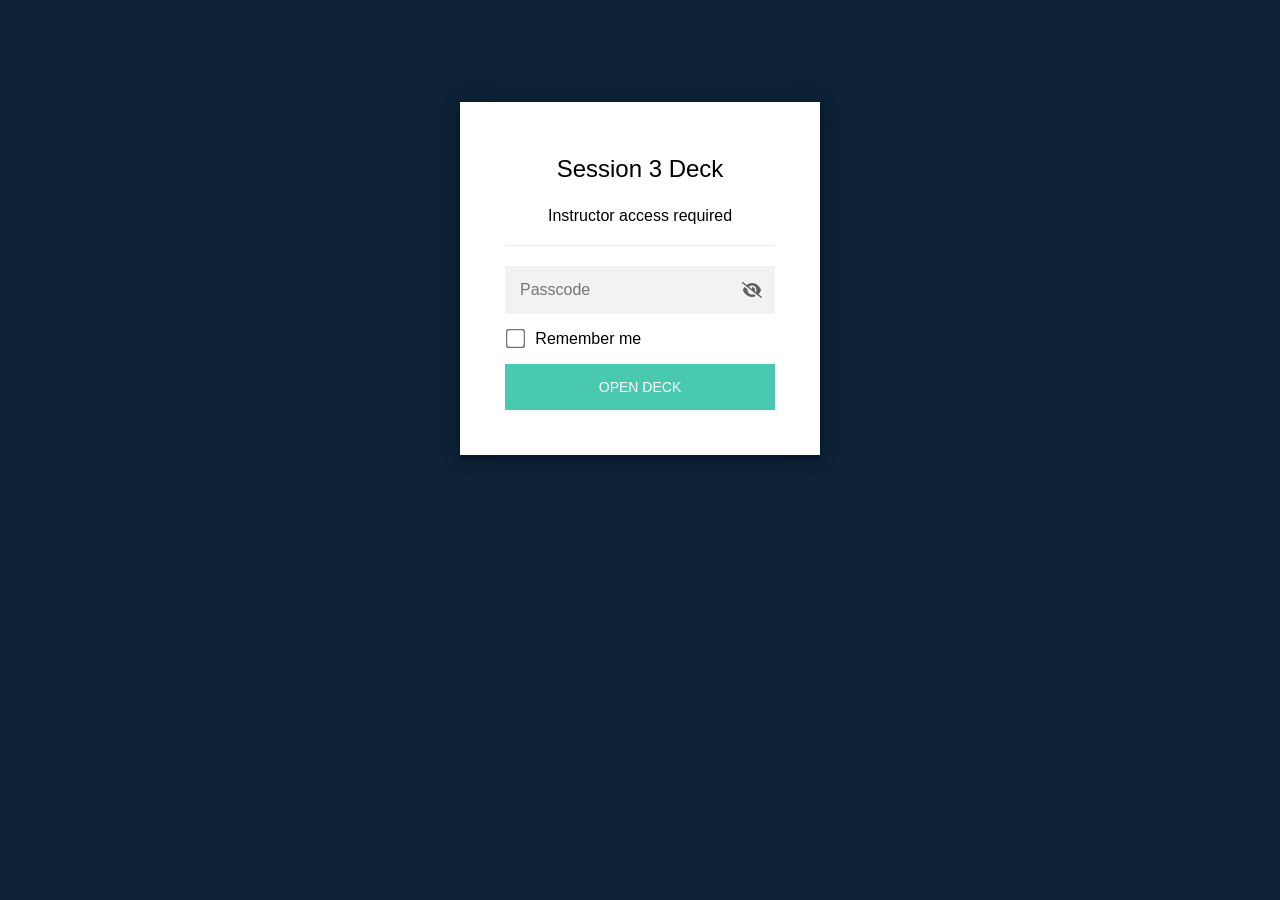
<file: courses/ai-powered-qa/6422cc023426/session3_deck.html>
<!DOCTYPE html>
<html class="staticrypt-html">
    <head>
        <meta charset="utf-8" />
        <title>Session 3 Deck</title>
        <meta name="viewport" content="width=device-width, initial-scale=1" />

        <!-- do not cache this page -->
        <meta http-equiv="cache-control" content="max-age=0" />
        <meta http-equiv="cache-control" content="no-cache" />
        <meta http-equiv="expires" content="0" />
        <meta http-equiv="expires" content="Tue, 01 Jan 1980 1:00:00 GMT" />
        <meta http-equiv="pragma" content="no-cache" />

        <style>
            .staticrypt-hr {
                margin-top: 20px;
                margin-bottom: 20px;
                border: 0;
                border-top: 1px solid #eee;
            }

            .staticrypt-page {
                width: 360px;
                padding: 8% 0 0;
                margin: auto;
                box-sizing: border-box;
            }

            .staticrypt-form {
                position: relative;
                z-index: 1;
                background: #ffffff;
                max-width: 360px;
                margin: 0 auto 100px;
                padding: 45px;
                text-align: center;
                box-shadow: 0 0 20px 0 rgba(0, 0, 0, 0.2), 0 5px 5px 0 rgba(0, 0, 0, 0.24);
            }

            .staticrypt-form input[type="password"],
            input[type="text"] {
                background: inherit;
                border: 0;
                box-sizing: border-box; /* This ensures padding is included in the total width */
                font-size: 14px;
                outline: 0;
                padding: 15px 30px 15px 15px; /* Adjust the padding to ensure there is space for the icon */
                width: 100%;
            }

            .staticrypt-password-container {
                position: relative;
                outline: 0;
                background: #f2f2f2;
                width: 100%;
                border: 0;
                margin: 0 0 15px;
                box-sizing: border-box;
            }

            .staticrypt-toggle-password-visibility {
                cursor: pointer;
                height: 20px;
                opacity: 60%;
                padding: 13px;
                position: absolute;
                right: 0;
                top: 50%;
                transform: translateY(-50%);
                width: 20px;
            }

            .staticrypt-form .staticrypt-decrypt-button {
                text-transform: uppercase;
                outline: 0;
                background: #48C9B0;
                width: 100%;
                border: 0;
                padding: 15px;
                color: #ffffff;
                font-size: 14px;
                cursor: pointer;
            }

            .staticrypt-form .staticrypt-decrypt-button:hover,
            .staticrypt-form .staticrypt-decrypt-button:active,
            .staticrypt-form .staticrypt-decrypt-button:focus {
                background: #48C9B0;
                filter: brightness(92%);
            }

            .staticrypt-html {
                height: 100%;
            }

            .staticrypt-body {
                height: 100%;
                margin: 0;
            }

            .staticrypt-content {
                height: 100%;
                margin-bottom: 1em;
                background: #0D2137;
                font-family: "Arial", sans-serif;
                -webkit-font-smoothing: antialiased;
                -moz-osx-font-smoothing: grayscale;
            }

            .staticrypt-instructions {
                margin-top: -1em;
                margin-bottom: 1em;
            }

            .staticrypt-title {
                font-size: 1.5em;
            }

            label.staticrypt-remember {
                display: flex;
                align-items: center;
                margin-bottom: 1em;
            }

            .staticrypt-remember input[type="checkbox"] {
                transform: scale(1.5);
                margin-right: 1em;
            }

            .hidden {
                display: none !important;
            }

            .staticrypt-spinner-container {
                height: 100%;
                display: flex;
                align-items: center;
                justify-content: center;
            }

            .staticrypt-spinner {
                display: inline-block;
                width: 2rem;
                height: 2rem;
                vertical-align: text-bottom;
                border: 0.25em solid gray;
                border-right-color: transparent;
                border-radius: 50%;
                -webkit-animation: spinner-border 0.75s linear infinite;
                animation: spinner-border 0.75s linear infinite;
                animation-duration: 0.75s;
                animation-timing-function: linear;
                animation-delay: 0s;
                animation-iteration-count: infinite;
                animation-direction: normal;
                animation-fill-mode: none;
                animation-play-state: running;
                animation-name: spinner-border;
            }

            @keyframes spinner-border {
                100% {
                    transform: rotate(360deg);
                }
            }

            @media screen and (-webkit-min-device-pixel-ratio: 0) {
                .staticrypt-form input[type="password"],
                input[type="text"] {
                    font-size: 16px;
                }
            }
        </style>
    </head>

    <body class="staticrypt-body">
        <div id="staticrypt_loading" class="staticrypt-spinner-container">
            <div class="staticrypt-spinner"></div>
        </div>

        <div id="staticrypt_content" class="staticrypt-content hidden">
            <div class="staticrypt-page">
                <div class="staticrypt-form">
                    <div class="staticrypt-instructions">
                        <p class="staticrypt-title">Session 3 Deck</p>
                        <p>Instructor access required</p>
                    </div>

                    <hr class="staticrypt-hr" />

                    <form id="staticrypt-form" action="#" method="post">
                        <div class="staticrypt-password-container">
                            <input
                                id="staticrypt-password"
                                type="password"
                                name="password"
                                placeholder="Passcode"
                                autofocus
                            />

                            <img
                                class="staticrypt-toggle-password-visibility"
                                alt="Show password"
                                title="Show password"
                                src="[data-uri]"
                            />
                        </div>

                        <label id="staticrypt-remember-label" class="staticrypt-remember hidden">
                            <input id="staticrypt-remember" type="checkbox" name="remember" />
                            Remember me
                        </label>

                        <input type="submit" class="staticrypt-decrypt-button" value="Open Deck" />
                    </form>
                </div>
            </div>
        </div>

        <script>
            // these variables will be filled when generating the file - the template format is 'variable_name'
            const staticryptInitiator = ((function(){
  const exports = {};
  const cryptoEngine = ((function(){
  const exports = {};
  const { subtle } = crypto;

const IV_BITS = 16 * 8;
const HEX_BITS = 4;
const ENCRYPTION_ALGO = "AES-CBC";

/**
 * Translates between utf8 encoded hexadecimal strings
 * and Uint8Array bytes.
 */
const HexEncoder = {
    /**
     * hex string -> bytes
     * @param {string} hexString
     * @returns {Uint8Array}
     */
    parse: function (hexString) {
        if (hexString.length % 2 !== 0) throw "Invalid hexString";
        const arrayBuffer = new Uint8Array(hexString.length / 2);

        for (let i = 0; i < hexString.length; i += 2) {
            const byteValue = parseInt(hexString.substring(i, i + 2), 16);
            if (isNaN(byteValue)) {
                throw "Invalid hexString";
            }
            arrayBuffer[i / 2] = byteValue;
        }
        return arrayBuffer;
    },

    /**
     * bytes -> hex string
     * @param {Uint8Array} bytes
     * @returns {string}
     */
    stringify: function (bytes) {
        const hexBytes = [];

        for (let i = 0; i < bytes.length; ++i) {
            let byteString = bytes[i].toString(16);
            if (byteString.length < 2) {
                byteString = "0" + byteString;
            }
            hexBytes.push(byteString);
        }
        return hexBytes.join("");
    },
};

/**
 * Translates between utf8 strings and Uint8Array bytes.
 */
const UTF8Encoder = {
    parse: function (str) {
        return new TextEncoder().encode(str);
    },

    stringify: function (bytes) {
        return new TextDecoder().decode(bytes);
    },
};

/**
 * Salt and encrypt a msg with a password.
 */
async function encrypt(msg, hashedPassword) {
    // Must be 16 bytes, unpredictable, and preferably cryptographically random. However, it need not be secret.
    // https://developer.mozilla.org/en-US/docs/Web/API/SubtleCrypto/encrypt#parameters
    const iv = crypto.getRandomValues(new Uint8Array(IV_BITS / 8));

    const key = await subtle.importKey("raw", HexEncoder.parse(hashedPassword), ENCRYPTION_ALGO, false, ["encrypt"]);

    const encrypted = await subtle.encrypt(
        {
            name: ENCRYPTION_ALGO,
            iv: iv,
        },
        key,
        UTF8Encoder.parse(msg)
    );

    // iv will be 32 hex characters, we prepend it to the ciphertext for use in decryption
    return HexEncoder.stringify(iv) + HexEncoder.stringify(new Uint8Array(encrypted));
}
exports.encrypt = encrypt;

/**
 * Decrypt a salted msg using a password.
 *
 * @param {string} encryptedMsg
 * @param {string} hashedPassword
 * @returns {Promise<string>}
 */
async function decrypt(encryptedMsg, hashedPassword) {
    const ivLength = IV_BITS / HEX_BITS;
    const iv = HexEncoder.parse(encryptedMsg.substring(0, ivLength));
    const encrypted = encryptedMsg.substring(ivLength);

    const key = await subtle.importKey("raw", HexEncoder.parse(hashedPassword), ENCRYPTION_ALGO, false, ["decrypt"]);

    const outBuffer = await subtle.decrypt(
        {
            name: ENCRYPTION_ALGO,
            iv: iv,
        },
        key,
        HexEncoder.parse(encrypted)
    );

    return UTF8Encoder.stringify(new Uint8Array(outBuffer));
}
exports.decrypt = decrypt;

/**
 * Salt and hash the password so it can be stored in localStorage without opening a password reuse vulnerability.
 *
 * @param {string} password
 * @param {string} salt
 * @returns {Promise<string>}
 */
async function hashPassword(password, salt) {
    // we hash the password in multiple steps, each adding more iterations. This is because we used to allow less
    // iterations, so for backward compatibility reasons, we need to support going from that to more iterations.
    let hashedPassword = await hashLegacyRound(password, salt);

    hashedPassword = await hashSecondRound(hashedPassword, salt);

    return hashThirdRound(hashedPassword, salt);
}
exports.hashPassword = hashPassword;

/**
 * This hashes the password with 1k iterations. This is a low number, we need this function to support backwards
 * compatibility.
 *
 * @param {string} password
 * @param {string} salt
 * @returns {Promise<string>}
 */
function hashLegacyRound(password, salt) {
    return pbkdf2(password, salt, 1000, "SHA-1");
}
exports.hashLegacyRound = hashLegacyRound;

/**
 * Add a second round of iterations. This is because we used to use 1k, so for backwards compatibility with
 * remember-me/autodecrypt links, we need to support going from that to more iterations.
 *
 * @param hashedPassword
 * @param salt
 * @returns {Promise<string>}
 */
function hashSecondRound(hashedPassword, salt) {
    return pbkdf2(hashedPassword, salt, 14000, "SHA-256");
}
exports.hashSecondRound = hashSecondRound;

/**
 * Add a third round of iterations to bring total number to 600k. This is because we used to use 1k, then 15k, so for
 * backwards compatibility with remember-me/autodecrypt links, we need to support going from that to more iterations.
 *
 * @param hashedPassword
 * @param salt
 * @returns {Promise<string>}
 */
function hashThirdRound(hashedPassword, salt) {
    return pbkdf2(hashedPassword, salt, 585000, "SHA-256");
}
exports.hashThirdRound = hashThirdRound;

/**
 * Salt and hash the password so it can be stored in localStorage without opening a password reuse vulnerability.
 *
 * @param {string} password
 * @param {string} salt
 * @param {int} iterations
 * @param {string} hashAlgorithm
 * @returns {Promise<string>}
 */
async function pbkdf2(password, salt, iterations, hashAlgorithm) {
    const key = await subtle.importKey("raw", UTF8Encoder.parse(password), "PBKDF2", false, ["deriveBits"]);

    const keyBytes = await subtle.deriveBits(
        {
            name: "PBKDF2",
            hash: hashAlgorithm,
            iterations,
            salt: UTF8Encoder.parse(salt),
        },
        key,
        256
    );

    return HexEncoder.stringify(new Uint8Array(keyBytes));
}

function generateRandomSalt() {
    const bytes = crypto.getRandomValues(new Uint8Array(128 / 8));

    return HexEncoder.stringify(new Uint8Array(bytes));
}
exports.generateRandomSalt = generateRandomSalt;

async function signMessage(hashedPassword, message) {
    const key = await subtle.importKey(
        "raw",
        HexEncoder.parse(hashedPassword),
        {
            name: "HMAC",
            hash: "SHA-256",
        },
        false,
        ["sign"]
    );
    const signature = await subtle.sign("HMAC", key, UTF8Encoder.parse(message));

    return HexEncoder.stringify(new Uint8Array(signature));
}
exports.signMessage = signMessage;

function getRandomAlphanum() {
    const possibleCharacters = "abcdefghijklmnopqrstuvwxyzABCDEFGHIJKLMNOPQRSTUVWXYZ0123456789";

    let byteArray;
    let parsedInt;

    // Keep generating new random bytes until we get a value that falls
    // within a range that can be evenly divided by possibleCharacters.length
    do {
        byteArray = crypto.getRandomValues(new Uint8Array(1));
        // extract the lowest byte to get an int from 0 to 255 (probably unnecessary, since we're only generating 1 byte)
        parsedInt = byteArray[0] & 0xff;
    } while (parsedInt >= 256 - (256 % possibleCharacters.length));

    // Take the modulo of the parsed integer to get a random number between 0 and totalLength - 1
    const randomIndex = parsedInt % possibleCharacters.length;

    return possibleCharacters[randomIndex];
}

/**
 * Generate a random string of a given length.
 *
 * @param {int} length
 * @returns {string}
 */
function generateRandomString(length) {
    let randomString = "";

    for (let i = 0; i < length; i++) {
        randomString += getRandomAlphanum();
    }

    return randomString;
}
exports.generateRandomString = generateRandomString;

  return exports;
})());
const codec = ((function(){
  const exports = {};
  /**
 * Initialize the codec with the provided cryptoEngine - this return functions to encode and decode messages.
 *
 * @param cryptoEngine - the engine to use for encryption / decryption
 */
function init(cryptoEngine) {
    const exports = {};

    /**
     * Top-level function for encoding a message.
     * Includes password hashing, encryption, and signing.
     *
     * @param {string} msg
     * @param {string} password
     * @param {string} salt
     *
     * @returns {string} The encoded text
     */
    async function encode(msg, password, salt) {
        const hashedPassword = await cryptoEngine.hashPassword(password, salt);

        const encrypted = await cryptoEngine.encrypt(msg, hashedPassword);

        // we use the hashed password in the HMAC because this is effectively what will be used a password (so we can store
        // it in localStorage safely, we don't use the clear text password)
        const hmac = await cryptoEngine.signMessage(hashedPassword, encrypted);

        return hmac + encrypted;
    }
    exports.encode = encode;

    /**
     * Encode using a password that has already been hashed. This is useful to encode multiple messages in a row, that way
     * we don't need to hash the password multiple times.
     *
     * @param {string} msg
     * @param {string} hashedPassword
     *
     * @returns {string} The encoded text
     */
    async function encodeWithHashedPassword(msg, hashedPassword) {
        const encrypted = await cryptoEngine.encrypt(msg, hashedPassword);

        // we use the hashed password in the HMAC because this is effectively what will be used a password (so we can store
        // it in localStorage safely, we don't use the clear text password)
        const hmac = await cryptoEngine.signMessage(hashedPassword, encrypted);

        return hmac + encrypted;
    }
    exports.encodeWithHashedPassword = encodeWithHashedPassword;

    /**
     * Top-level function for decoding a message.
     * Includes signature check and decryption.
     *
     * @param {string} signedMsg
     * @param {string} hashedPassword
     * @param {string} salt
     * @param {int} backwardCompatibleAttempt
     * @param {string} originalPassword
     *
     * @returns {Object} {success: true, decoded: string} | {success: false, message: string}
     */
    async function decode(signedMsg, hashedPassword, salt, backwardCompatibleAttempt = 0, originalPassword = "") {
        const encryptedHMAC = signedMsg.substring(0, 64);
        const encryptedMsg = signedMsg.substring(64);
        const decryptedHMAC = await cryptoEngine.signMessage(hashedPassword, encryptedMsg);

        if (decryptedHMAC !== encryptedHMAC) {
            // we have been raising the number of iterations in the hashing algorithm multiple times, so to support the old
            // remember-me/autodecrypt links we need to try bringing the old hashes up to speed.
            originalPassword = originalPassword || hashedPassword;
            if (backwardCompatibleAttempt === 0) {
                const updatedHashedPassword = await cryptoEngine.hashThirdRound(originalPassword, salt);

                return decode(signedMsg, updatedHashedPassword, salt, backwardCompatibleAttempt + 1, originalPassword);
            }
            if (backwardCompatibleAttempt === 1) {
                let updatedHashedPassword = await cryptoEngine.hashSecondRound(originalPassword, salt);
                updatedHashedPassword = await cryptoEngine.hashThirdRound(updatedHashedPassword, salt);

                return decode(signedMsg, updatedHashedPassword, salt, backwardCompatibleAttempt + 1, originalPassword);
            }

            return { success: false, message: "Signature mismatch" };
        }

        return {
            success: true,
            decoded: await cryptoEngine.decrypt(encryptedMsg, hashedPassword),
        };
    }
    exports.decode = decode;

    return exports;
}
exports.init = init;

  return exports;
})());
const decode = codec.init(cryptoEngine).decode;

/**
 * Initialize the staticrypt module, that exposes functions callbable by the password_template.
 *
 * @param {{
 *  staticryptEncryptedMsgUniqueVariableName: string,
 *  isRememberEnabled: boolean,
 *  rememberDurationInDays: number,
 *  staticryptSaltUniqueVariableName: string,
 * }} staticryptConfig - object of data that is stored on the password_template at encryption time.
 *
 * @param {{
 *  rememberExpirationKey: string,
 *  rememberPassphraseKey: string,
 *  replaceHtmlCallback: function,
 *  clearLocalStorageCallback: function,
 * }} templateConfig - object of data that can be configured by a custom password_template.
 */
function init(staticryptConfig, templateConfig) {
    const exports = {};

    /**
     * Decrypt our encrypted page, replace the whole HTML.
     *
     * @param {string} hashedPassword
     * @returns {Promise<boolean>}
     */
    async function decryptAndReplaceHtml(hashedPassword) {
        const { staticryptEncryptedMsgUniqueVariableName, staticryptSaltUniqueVariableName } = staticryptConfig;
        const { replaceHtmlCallback } = templateConfig;

        const result = await decode(
            staticryptEncryptedMsgUniqueVariableName,
            hashedPassword,
            staticryptSaltUniqueVariableName
        );
        if (!result.success) {
            return false;
        }
        const plainHTML = result.decoded;

        // if the user configured a callback call it, otherwise just replace the whole HTML
        if (typeof replaceHtmlCallback === "function") {
            replaceHtmlCallback(plainHTML);
        } else {
            document.write(plainHTML);
            document.close();
        }

        return true;
    }

    /**
     * Attempt to decrypt the page and replace the whole HTML.
     *
     * @param {string} password
     * @param {boolean} isRememberChecked
     *
     * @returns {Promise<{isSuccessful: boolean, hashedPassword?: string}>} - we return an object, so that if we want to
     *   expose more information in the future we can do it without breaking the password_template
     */
    async function handleDecryptionOfPage(password, isRememberChecked) {
        const { staticryptSaltUniqueVariableName } = staticryptConfig;

        // decrypt and replace the whole page
        const hashedPassword = await cryptoEngine.hashPassword(password, staticryptSaltUniqueVariableName);
        return handleDecryptionOfPageFromHash(hashedPassword, isRememberChecked);
    }
    exports.handleDecryptionOfPage = handleDecryptionOfPage;

    async function handleDecryptionOfPageFromHash(hashedPassword, isRememberChecked) {
        const { isRememberEnabled, rememberDurationInDays } = staticryptConfig;
        const { rememberExpirationKey, rememberPassphraseKey } = templateConfig;

        const isDecryptionSuccessful = await decryptAndReplaceHtml(hashedPassword);

        if (!isDecryptionSuccessful) {
            return {
                isSuccessful: false,
                hashedPassword,
            };
        }

        // remember the hashedPassword and set its expiration if necessary
        if (isRememberEnabled && isRememberChecked) {
            window.localStorage.setItem(rememberPassphraseKey, hashedPassword);

            // set the expiration if the duration isn't 0 (meaning no expiration)
            if (rememberDurationInDays > 0) {
                window.localStorage.setItem(
                    rememberExpirationKey,
                    (new Date().getTime() + rememberDurationInDays * 24 * 60 * 60 * 1000).toString()
                );
            }
        }

        return {
            isSuccessful: true,
            hashedPassword,
        };
    }
    exports.handleDecryptionOfPageFromHash = handleDecryptionOfPageFromHash;

    /**
     * Clear localstorage from staticrypt related values
     */
    function clearLocalStorage() {
        const { clearLocalStorageCallback, rememberExpirationKey, rememberPassphraseKey } = templateConfig;

        if (typeof clearLocalStorageCallback === "function") {
            clearLocalStorageCallback();
        } else {
            localStorage.removeItem(rememberPassphraseKey);
            localStorage.removeItem(rememberExpirationKey);
        }
    }

    async function handleDecryptOnLoad() {
        let isSuccessful = await decryptOnLoadFromUrl();

        if (!isSuccessful) {
            isSuccessful = await decryptOnLoadFromRememberMe();
        }

        return { isSuccessful };
    }
    exports.handleDecryptOnLoad = handleDecryptOnLoad;

    /**
     * Clear storage if we are logging out
     *
     * @returns {boolean} - whether we logged out
     */
    function logoutIfNeeded() {
        const logoutKey = "staticrypt_logout";

        // handle logout through query param
        const queryParams = new URLSearchParams(window.location.search);
        if (queryParams.has(logoutKey)) {
            clearLocalStorage();
            return true;
        }

        // handle logout through URL fragment
        const hash = window.location.hash.substring(1);
        if (hash.includes(logoutKey)) {
            clearLocalStorage();
            return true;
        }

        return false;
    }

    /**
     * To be called on load: check if we want to try to decrypt and replace the HTML with the decrypted content, and
     * try to do it if needed.
     *
     * @returns {Promise<boolean>} true if we derypted and replaced the whole page, false otherwise
     */
    async function decryptOnLoadFromRememberMe() {
        const { rememberDurationInDays } = staticryptConfig;
        const { rememberExpirationKey, rememberPassphraseKey } = templateConfig;

        // if we are login out, terminate
        if (logoutIfNeeded()) {
            return false;
        }

        // if there is expiration configured, check if we're not beyond the expiration
        if (rememberDurationInDays && rememberDurationInDays > 0) {
            const expiration = localStorage.getItem(rememberExpirationKey),
                isExpired = expiration && new Date().getTime() > parseInt(expiration);

            if (isExpired) {
                clearLocalStorage();
                return false;
            }
        }

        const hashedPassword = localStorage.getItem(rememberPassphraseKey);

        if (hashedPassword) {
            // try to decrypt
            const isDecryptionSuccessful = await decryptAndReplaceHtml(hashedPassword);

            // if the decryption is unsuccessful the password might be wrong - silently clear the saved data and let
            // the user fill the password form again
            if (!isDecryptionSuccessful) {
                clearLocalStorage();
                return false;
            }

            return true;
        }

        return false;
    }

    async function decryptOnLoadFromUrl() {
        const passwordKey = "staticrypt_pwd";
        const rememberMeKey = "remember_me";

        // try to get the password from the query param (for backward compatibility - we now want to avoid this method,
        // since it sends the hashed password to the server which isn't needed)
        const queryParams = new URLSearchParams(window.location.search);
        const hashedPasswordQuery = queryParams.get(passwordKey);
        const rememberMeQuery = queryParams.get(rememberMeKey);

        const urlFragment = window.location.hash.substring(1);
        // get the password from the url fragment
        const hashedPasswordRegexMatch = urlFragment.match(new RegExp(passwordKey + "=([^&]*)"));
        const hashedPasswordFragment = hashedPasswordRegexMatch ? hashedPasswordRegexMatch[1] : null;
        const rememberMeFragment = urlFragment.includes(rememberMeKey);

        const hashedPassword = hashedPasswordFragment || hashedPasswordQuery;
        const rememberMe = rememberMeFragment || rememberMeQuery;

        if (hashedPassword) {
            return handleDecryptionOfPageFromHash(hashedPassword, rememberMe);
        }

        return false;
    }

    return exports;
}
exports.init = init;

  return exports;
})());
            const templateError = "Incorrect.",
                templateToggleAltShow = "Show password",
                templateToggleAltHide = "Hide password",
                isRememberEnabled = true,
                staticryptConfig = {"staticryptEncryptedMsgUniqueVariableName":"[base64]","isRememberEnabled":true,"rememberDurationInDays":0,"staticryptSaltUniqueVariableName":"bc103a13a0ab8072d2b430b3cf6fd8c0"};

            // you can edit these values to customize some of the behavior of StatiCrypt
            const templateConfig = {
                rememberExpirationKey: "staticrypt_expiration",
                rememberPassphraseKey: "staticrypt_passphrase",
                replaceHtmlCallback: null,
                clearLocalStorageCallback: null,
            };

            // init the staticrypt engine
            const staticrypt = staticryptInitiator.init(staticryptConfig, templateConfig);

            // try to automatically decrypt on load if there is a saved password
            window.onload = async function () {
                const { isSuccessful } = await staticrypt.handleDecryptOnLoad();

                // if we didn't decrypt anything on load, show the password prompt. Otherwise the content has already been
                // replaced, no need to do anything
                if (!isSuccessful) {
                    // hide loading screen
                    document.getElementById("staticrypt_loading").classList.add("hidden");
                    document.getElementById("staticrypt_content").classList.remove("hidden");
                    document.getElementById("staticrypt-password").focus();

                    // show the remember me checkbox
                    if (isRememberEnabled) {
                        document.getElementById("staticrypt-remember-label").classList.remove("hidden");
                    }
                }
            };

            // toggle password visibility
            const toggleIcon = document.querySelector(".staticrypt-toggle-password-visibility");
            // these two icons are coming from FontAwesome
            const imgSrcEyeClosed =
                "[data-uri]";
            const imgSrcEyeOpened =
                "[data-uri]";
            toggleIcon.addEventListener("click", function () {
                const passwordInput = document.getElementById("staticrypt-password");
                if (passwordInput.type === "password") {
                    passwordInput.type = "text";
                    toggleIcon.src = imgSrcEyeOpened;
                    toggleIcon.alt = templateToggleAltHide;
                    toggleIcon.title = templateToggleAltHide;
                } else {
                    passwordInput.type = "password";
                    toggleIcon.src = imgSrcEyeClosed;
                    toggleIcon.alt = templateToggleAltShow;
                    toggleIcon.title = templateToggleAltShow;
                }
            });

            // handle password form submission
            document.getElementById("staticrypt-form").addEventListener("submit", async function (e) {
                e.preventDefault();

                const password = document.getElementById("staticrypt-password").value,
                    isRememberChecked = document.getElementById("staticrypt-remember").checked;

                const { isSuccessful } = await staticrypt.handleDecryptionOfPage(password, isRememberChecked);

                if (!isSuccessful) {
                    alert(templateError);
                }
            });
        </script>
    </body>
</html>
</file>
<file: assets/style.css>
/* ===== AI Uplift — Global Styles ===== */
:root {
  --navy: #1B4F72;
  --blue: #2E86C1;
  --mint: #48C9B0;
  --dark-bg: #0D2137;
  --light-bg: #F4F9FC;
  --card-bg: #163D5C;
  --text-light: #FFFFFF;
  --text-muted: #A8C6D8;
  --body-text: #333333;
  --font: system-ui, 'Segoe UI', -apple-system, sans-serif;
}

* { margin: 0; padding: 0; box-sizing: border-box; }

body {
  font-family: var(--font);
  background: var(--dark-bg);
  color: var(--text-light);
  min-height: 100vh;
  line-height: 1.6;
}

.container {
  max-width: 900px;
  margin: 0 auto;
  padding: 40px 24px;
}

/* ===== HEADER ===== */
.site-header {
  text-align: center;
  margin-bottom: 40px;
}
.site-header h1 {
  font-size: 42px;
  font-weight: 800;
  letter-spacing: -1px;
}
.mint { color: var(--mint); }
.tagline {
  font-size: 16px;
  color: var(--text-muted);
  margin-top: 8px;
}

/* ===== COURSE CARD ===== */
.course-card {
  background: var(--card-bg);
  border-radius: 16px;
  padding: 32px;
  box-shadow: 0 8px 32px rgba(0,0,0,0.3);
}
.course-badge {
  display: inline-block;
  background: var(--mint);
  color: #fff;
  font-size: 10px;
  font-weight: 800;
  letter-spacing: 1.5px;
  padding: 4px 12px;
  border-radius: 20px;
  margin-bottom: 12px;
}
.course-card h2 {
  font-size: 24px;
  font-weight: 700;
  color: var(--text-light);
  margin-bottom: 6px;
}
.course-meta {
  font-size: 13px;
  color: var(--mint);
  font-weight: 600;
  margin-bottom: 12px;
}
.course-desc {
  font-size: 14px;
  color: var(--text-muted);
  margin-bottom: 24px;
  line-height: 1.7;
}

/* ===== SESSION GRID ===== */
.session-grid {
  display: grid;
  grid-template-columns: 1fr 1fr 1fr;
  gap: 12px;
  margin-bottom: 20px;
}
.session-link {
  display: flex;
  flex-direction: column;
  background: var(--navy);
  border-radius: 10px;
  padding: 16px;
  text-decoration: none;
  transition: transform 0.2s, box-shadow 0.2s;
  border-top: 3px solid var(--mint);
}
.session-link:hover {
  transform: translateY(-2px);
  box-shadow: 0 4px 16px rgba(72,201,176,0.2);
}
.session-num {
  font-size: 28px;
  font-weight: 800;
  color: var(--mint);
  margin-bottom: 6px;
}
.session-title {
  font-size: 14px;
  font-weight: 700;
  color: var(--text-light);
  margin-bottom: 4px;
}
.session-sub {
  font-size: 11px;
  color: var(--text-muted);
}

/* ===== INSTRUCTOR LINK ===== */
.instructor-link {
  display: block;
  text-align: center;
  color: var(--text-muted);
  font-size: 13px;
  text-decoration: none;
  padding: 10px;
  border: 1px dashed rgba(168,198,216,0.3);
  border-radius: 8px;
  transition: color 0.2s;
}
.instructor-link:hover {
  color: var(--mint);
  border-color: var(--mint);
}

/* ===== FOOTER ===== */
footer {
  text-align: center;
  margin-top: 40px;
  font-size: 12px;
  color: rgba(168,198,216,0.5);
}

/* ===== PASSCODE GATE ===== */
.gate-overlay {
  display: flex;
  align-items: center;
  justify-content: center;
  min-height: 60vh;
  flex-direction: column;
  gap: 16px;
}
.gate-overlay h2 {
  font-size: 22px;
  color: var(--text-light);
}
.gate-overlay p {
  font-size: 13px;
  color: var(--text-muted);
}
.gate-input {
  background: var(--navy);
  border: 2px solid var(--text-muted);
  border-radius: 8px;
  padding: 12px 18px;
  font-size: 16px;
  color: var(--text-light);
  width: 260px;
  text-align: center;
  font-family: var(--font);
}
.gate-input:focus {
  outline: none;
  border-color: var(--mint);
}
.gate-btn {
  background: var(--mint);
  color: #fff;
  border: none;
  border-radius: 8px;
  padding: 12px 32px;
  font-size: 14px;
  font-weight: 700;
  cursor: pointer;
  font-family: var(--font);
  transition: opacity 0.2s;
}
.gate-btn:hover { opacity: 0.85; }
.gate-error {
  color: #E74C3C;
  font-size: 13px;
  display: none;
}

/* ===== SESSION PAGE ===== */
.back-link {
  display: inline-block;
  color: var(--text-muted);
  font-size: 13px;
  text-decoration: none;
  margin-bottom: 20px;
}
.back-link:hover { color: var(--mint); }

.content-section {
  background: var(--card-bg);
  border-radius: 12px;
  padding: 24px;
  margin-bottom: 16px;
}
.content-section h3 {
  font-size: 16px;
  font-weight: 700;
  color: var(--mint);
  margin-bottom: 12px;
}
.content-section p,
.content-section li {
  font-size: 14px;
  color: var(--text-muted);
  line-height: 1.8;
}
.content-section ul {
  padding-left: 20px;
}
.content-section code {
  background: rgba(72,201,176,0.15);
  color: var(--mint);
  padding: 2px 6px;
  border-radius: 4px;
  font-size: 13px;
}
.content-section pre {
  background: var(--navy);
  border-radius: 8px;
  padding: 16px;
  overflow-x: auto;
  margin: 12px 0;
  font-size: 12px;
  line-height: 1.6;
  color: var(--text-muted);
}

/* ===== RESPONSIVE ===== */
@media (max-width: 700px) {
  .session-grid { grid-template-columns: 1fr; }
  .course-card { padding: 20px; }
  .site-header h1 { font-size: 32px; }
}
</file>
